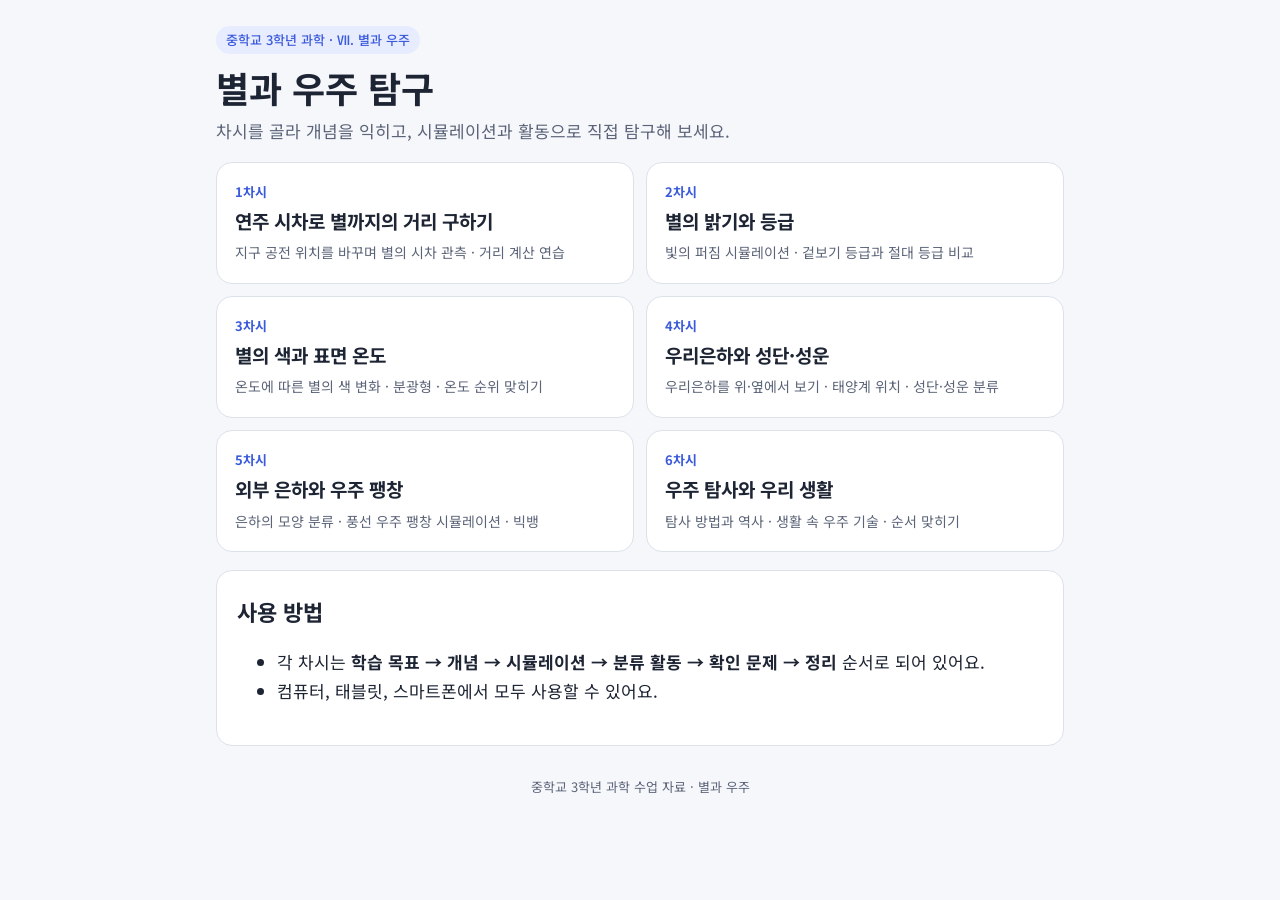
<file: index.html>
<!doctype html>
<html lang="ko">
<head>
<meta charset="utf-8">
<meta name="viewport" content="width=device-width, initial-scale=1">
<title>별과 우주 탐구</title>
<meta name="description" content="중학교 3학년 과학 Ⅶ. 별과 우주 — 차시별 활동 콘텐츠">
<link rel="preconnect" href="https://fonts.googleapis.com">
<link href="https://fonts.googleapis.com/css2?family=Noto+Sans+KR:wght@400;500;700&display=swap" rel="stylesheet">
<link rel="stylesheet" href="style.css">
</head>
<body>
<div class="wrap">
<header class="hero">
  <span class="tag">중학교 3학년 과학 · Ⅶ. 별과 우주</span>
  <h1>별과 우주 탐구</h1>
  <p class="sub">차시를 골라 개념을 익히고, 시뮬레이션과 활동으로 직접 탐구해 보세요.</p>
</header>

<div class="lessons">
  <a class="lesson" href="1-parallax.html"><div class="n">1차시</div><div class="t">연주 시차로 별까지의 거리 구하기</div><div class="d">지구 공전 위치를 바꾸며 별의 시차 관측 · 거리 계산 연습</div></a>
  <a class="lesson" href="2-brightness.html"><div class="n">2차시</div><div class="t">별의 밝기와 등급</div><div class="d">빛의 퍼짐 시뮬레이션 · 겉보기 등급과 절대 등급 비교</div></a>
  <a class="lesson" href="3-color.html"><div class="n">3차시</div><div class="t">별의 색과 표면 온도</div><div class="d">온도에 따른 별의 색 변화 · 분광형 · 온도 순위 맞히기</div></a>
  <a class="lesson" href="4-galaxy.html"><div class="n">4차시</div><div class="t">우리은하와 성단·성운</div><div class="d">우리은하를 위·옆에서 보기 · 태양계 위치 · 성단·성운 분류</div></a>
  <a class="lesson" href="5-expansion.html"><div class="n">5차시</div><div class="t">외부 은하와 우주 팽창</div><div class="d">은하의 모양 분류 · 풍선 우주 팽창 시뮬레이션 · 빅뱅</div></a>
  <a class="lesson" href="6-exploration.html"><div class="n">6차시</div><div class="t">우주 탐사와 우리 생활</div><div class="d">탐사 방법과 역사 · 생활 속 우주 기술 · 순서 맞히기</div></a>
</div>

<section class="card">
  <h2>사용 방법</h2>
  <ul>
    <li>각 차시는 <b>학습 목표 → 개념 → 시뮬레이션 → 분류 활동 → 확인 문제 → 정리</b> 순서로 되어 있어요.</li>
    <li>컴퓨터, 태블릿, 스마트폰에서 모두 사용할 수 있어요.</li>
  </ul>
</section>
<footer>중학교 3학년 과학 수업 자료 · 별과 우주</footer>
</div>
</body>
</html>
</file>
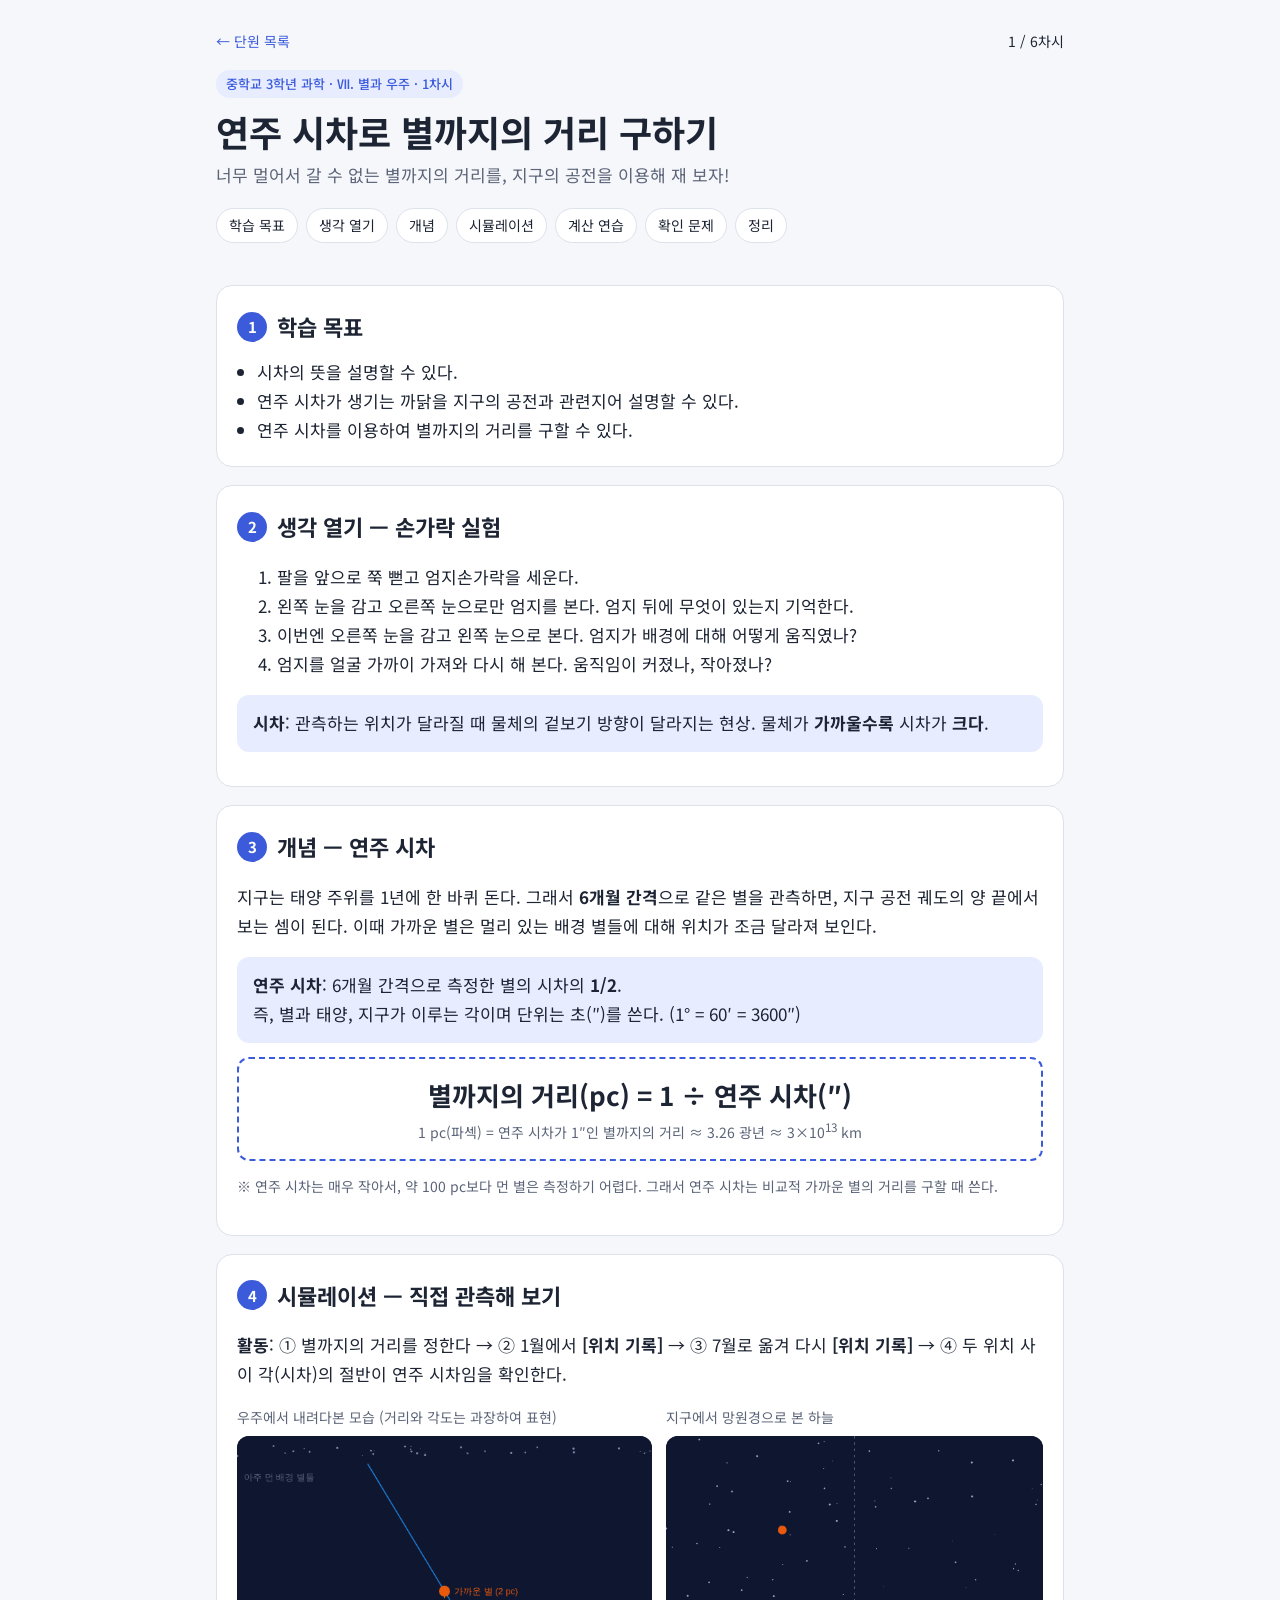
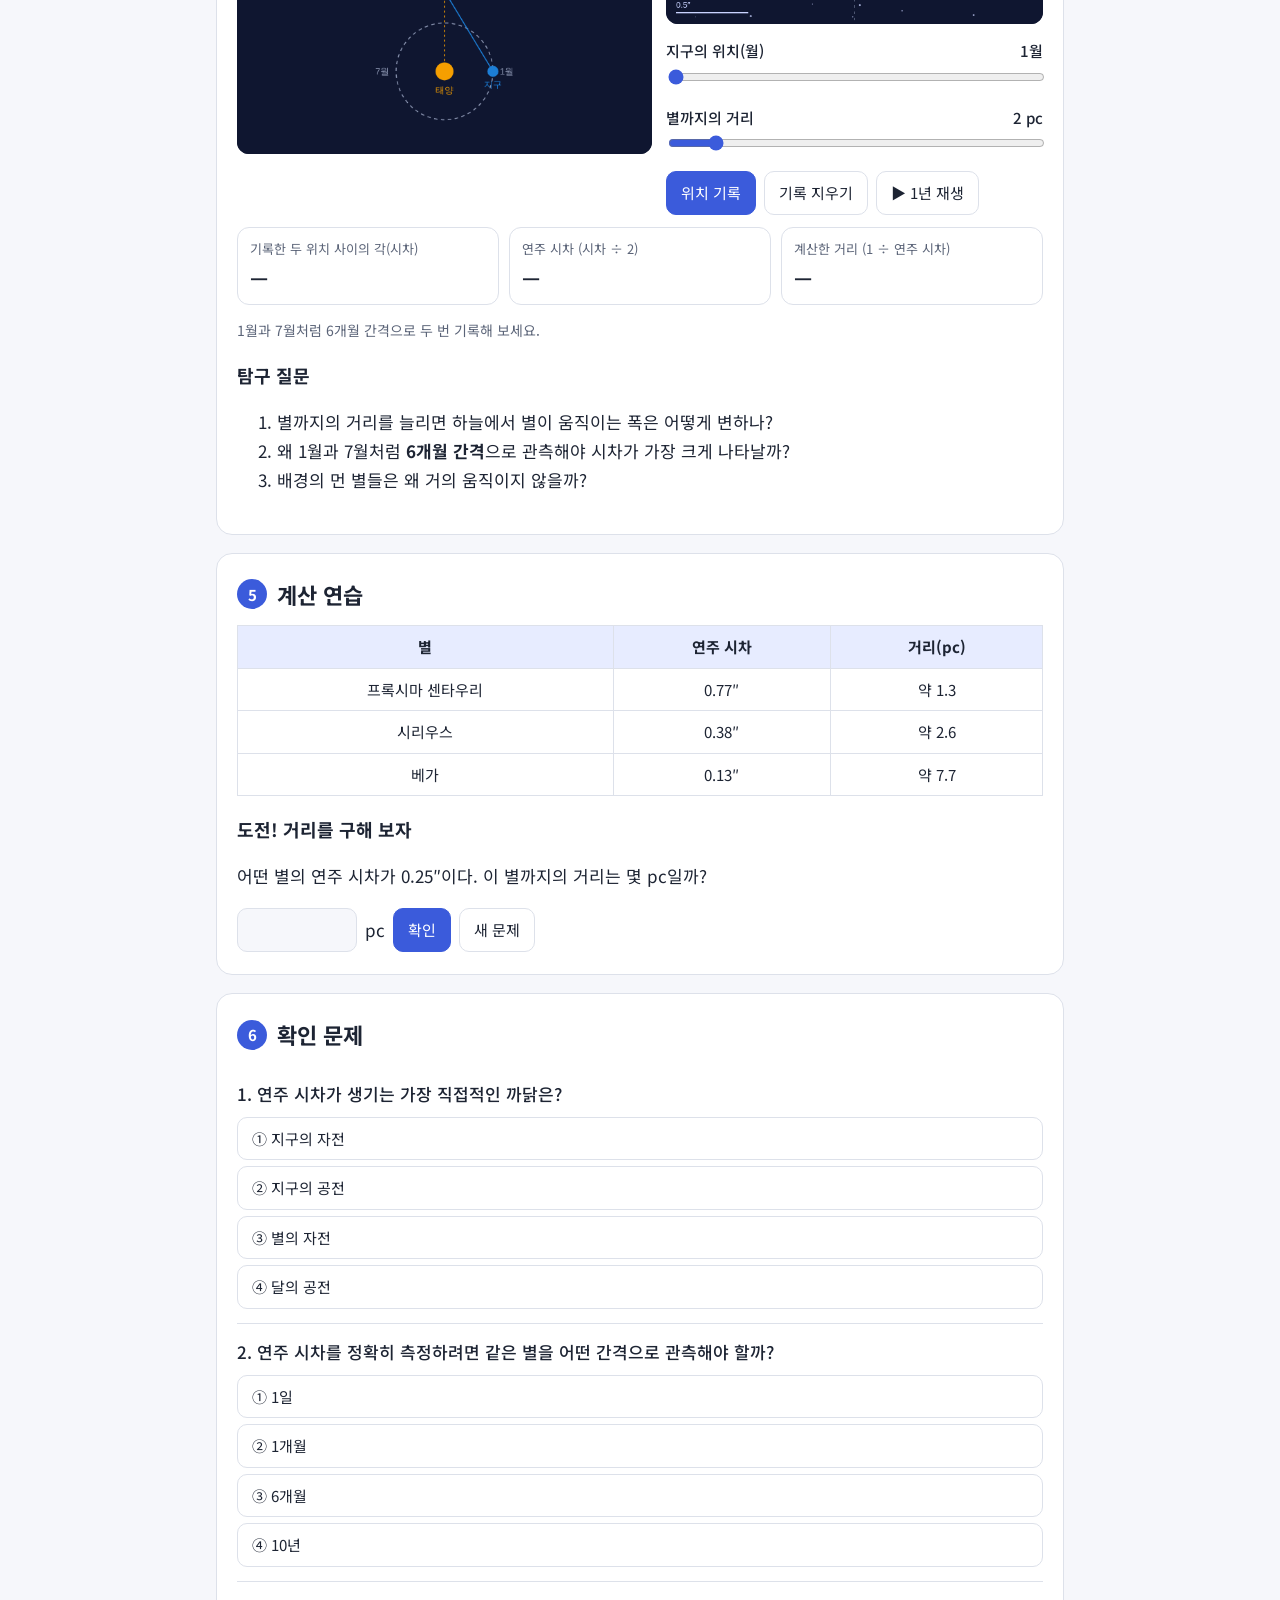
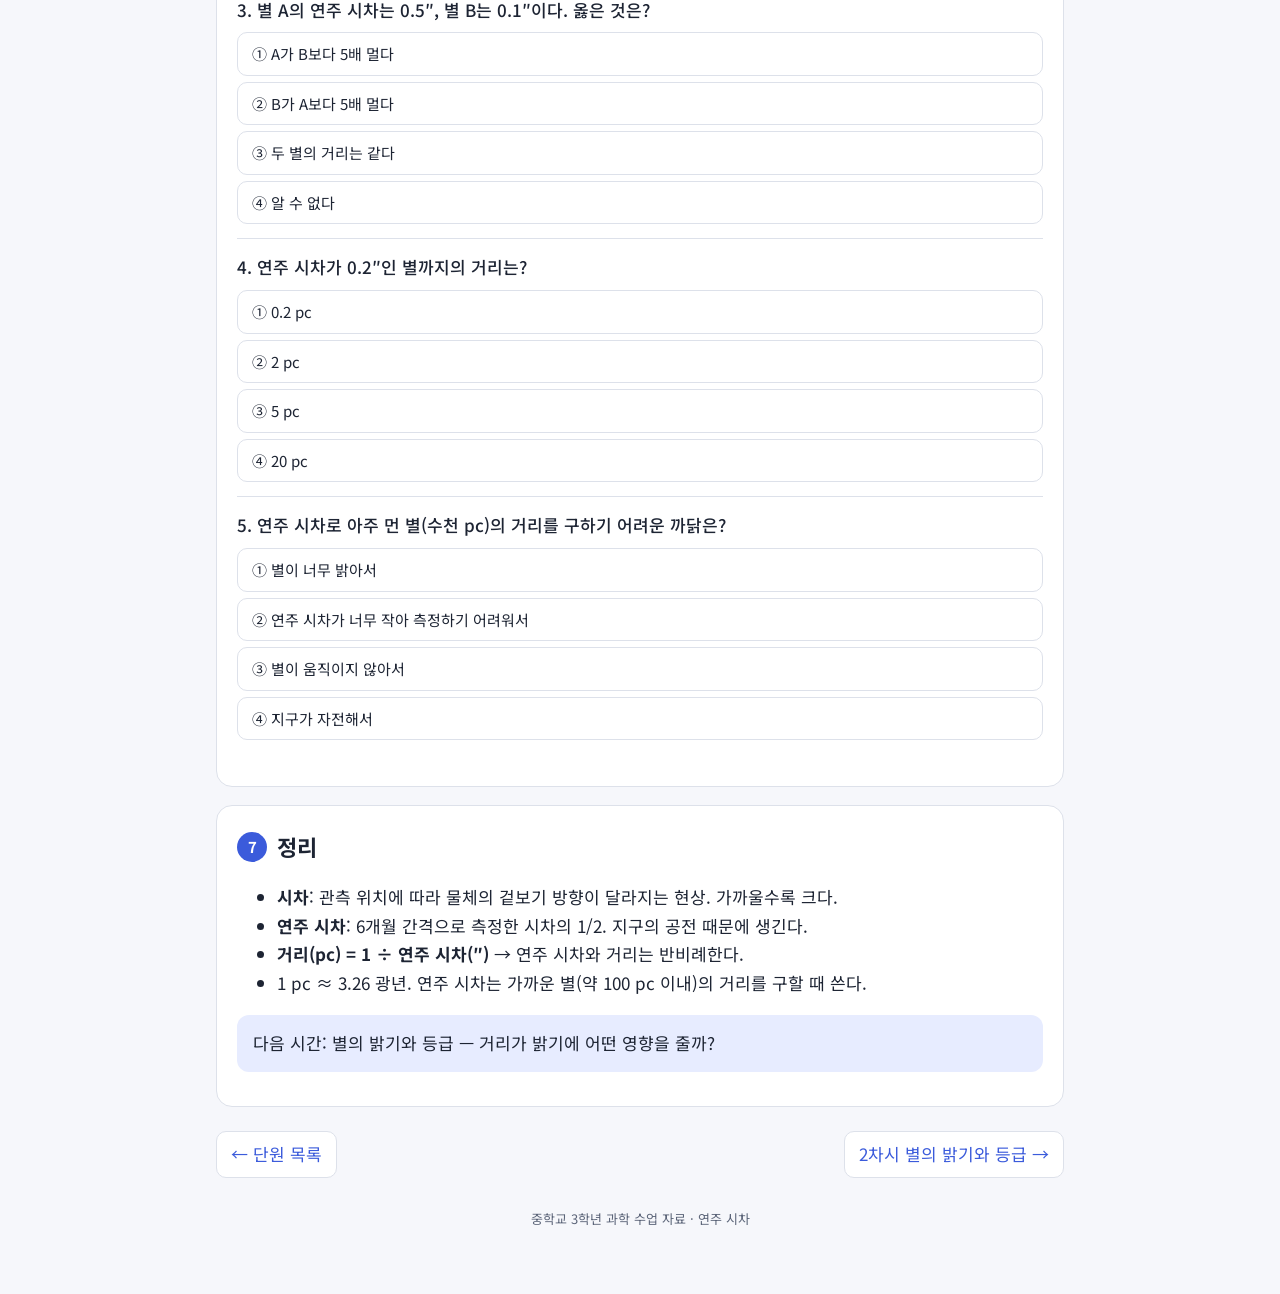
<file: 1-parallax.html>
<!doctype html>
<html lang="ko">
<head>
<meta charset="utf-8">
<meta name="viewport" content="width=device-width, initial-scale=1">
<title>연주 시차 탐구</title>
<meta name="description" content="중학교 3학년 과학 · 별과 우주 · 연주 시차로 별까지의 거리 구하기 (1차시)">
<link rel="preconnect" href="https://fonts.googleapis.com">
<link href="https://fonts.googleapis.com/css2?family=Noto+Sans+KR:wght@400;500;700&display=swap" rel="stylesheet">
<style>
:root{
  --bg:#f6f7fb; --card:#ffffff; --text:#1d2433; --muted:#5b6478; --line:#dde1ea;
  --accent:#3b5bdb; --accent-soft:#e7ecff; --good:#2b8a3e; --good-soft:#e6f4ea;
  --bad:#c92a2a; --bad-soft:#fdecec; --sun:#f59f00; --earth:#1c7ed6; --star:#e8590c;
  --space:#0f1630; --space-star:#c9d3ff; --orbit:#8a94b0;
}
@media (prefers-color-scheme: dark){
  :root:not([data-theme="light"]){
    --bg:#0e1220; --card:#171c2e; --text:#e6e9f2; --muted:#a0a8bd; --line:#2a3148;
    --accent:#7c94ff; --accent-soft:#232b4d; --good:#69db7c; --good-soft:#1d3326;
    --bad:#ff8787; --bad-soft:#3a1f22; --sun:#ffc034; --earth:#4dabf7; --star:#ff922b;
    --space:#070b18; --space-star:#c9d3ff; --orbit:#6b7594;
  }
}
:root[data-theme="dark"]{
  --bg:#0e1220; --card:#171c2e; --text:#e6e9f2; --muted:#a0a8bd; --line:#2a3148;
  --accent:#7c94ff; --accent-soft:#232b4d; --good:#69db7c; --good-soft:#1d3326;
  --bad:#ff8787; --bad-soft:#3a1f22; --sun:#ffc034; --earth:#4dabf7; --star:#ff922b;
  --space:#070b18; --space-star:#c9d3ff; --orbit:#6b7594;
}
*{box-sizing:border-box}
html{-webkit-text-size-adjust:100%}
body{margin:0;background:var(--bg);color:var(--text);font-family:"Noto Sans KR",system-ui,sans-serif;line-height:1.7;font-size:17px}
.wrap{max-width:880px;margin:0 auto;padding:24px 16px 64px}
header.hero{padding:8px 0 16px}
.tag{display:inline-block;font-size:13px;font-weight:500;color:var(--accent);background:var(--accent-soft);padding:3px 10px;border-radius:999px}
h1{font-size:clamp(26px,5vw,36px);margin:10px 0 6px;line-height:1.3}
.sub{color:var(--muted);margin:0}
nav.toc{display:flex;flex-wrap:wrap;gap:8px;margin:18px 0 8px}
nav.toc a{font-size:14px;color:var(--text);text-decoration:none;border:1px solid var(--line);background:var(--card);padding:5px 12px;border-radius:999px}
nav.toc a:hover{border-color:var(--accent);color:var(--accent)}
section.card{background:var(--card);border:1px solid var(--line);border-radius:16px;padding:22px 20px;margin:18px 0}
h2{font-size:22px;margin:0 0 12px;display:flex;align-items:center;gap:10px}
h2 .num{flex:none;width:30px;height:30px;border-radius:50%;background:var(--accent);color:#fff;font-size:15px;display:grid;place-items:center}
h3{font-size:18px;margin:18px 0 6px}
ul.goals{margin:0;padding-left:20px}
.callout{background:var(--accent-soft);border-radius:12px;padding:14px 16px;margin:12px 0}
.formula{font-size:clamp(20px,4vw,26px);font-weight:700;text-align:center;padding:14px;border:2px dashed var(--accent);border-radius:12px;margin:14px 0}
.formula small{display:block;font-size:14px;font-weight:400;color:var(--muted)}
.sim-grid{display:grid;grid-template-columns:1fr;gap:14px}
@media(min-width:760px){.sim-grid{grid-template-columns:1.1fr 1fr}}
canvas{width:100%;display:block;border-radius:12px;background:var(--space)}
.panel-label{font-size:14px;color:var(--muted);margin:0 0 6px}
.controls{display:grid;gap:12px;margin-top:14px}
.ctrl label{display:flex;justify-content:space-between;font-size:15px;font-weight:500}
.ctrl input[type=range]{width:100%;accent-color:var(--accent)}
.btns{display:flex;flex-wrap:wrap;gap:8px}
button{font:inherit;font-size:15px;border:1px solid var(--line);background:var(--card);color:var(--text);padding:8px 14px;border-radius:10px;cursor:pointer}
button.primary{background:var(--accent);border-color:var(--accent);color:#fff}
button:hover{border-color:var(--accent)}
.readout{display:grid;grid-template-columns:repeat(auto-fit,minmax(150px,1fr));gap:10px;margin-top:12px}
.stat{border:1px solid var(--line);border-radius:12px;padding:10px 12px}
.stat .k{font-size:13px;color:var(--muted)}
.stat .v{font-size:20px;font-weight:700}
.note{font-size:14px;color:var(--muted)}
table{width:100%;border-collapse:collapse;font-size:15px;margin-top:8px}
th,td{border:1px solid var(--line);padding:8px;text-align:center}
th{background:var(--accent-soft)}
.practice{display:flex;flex-wrap:wrap;gap:8px;align-items:center;margin-top:8px}
.practice input{font:inherit;width:120px;padding:7px 10px;border:1px solid var(--line);border-radius:10px;background:var(--bg);color:var(--text)}
.fb{margin-top:8px;padding:8px 12px;border-radius:10px;display:none}
.fb.ok{display:block;background:var(--good-soft);color:var(--good)}
.fb.no{display:block;background:var(--bad-soft);color:var(--bad)}
.q{border-top:1px solid var(--line);padding:14px 0}
.q:first-of-type{border-top:none}
.q p{margin:0 0 8px;font-weight:500}
.opts{display:grid;gap:6px}
.opts button{text-align:left}
.opts button.right{background:var(--good-soft);border-color:var(--good);color:var(--good)}
.opts button.wrong{background:var(--bad-soft);border-color:var(--bad);color:var(--bad)}
.score{font-weight:700;font-size:18px;margin-top:10px}
footer{text-align:center;color:var(--muted);font-size:13px;margin-top:30px}
</style>
</head>
<body>
<div class="wrap">
<div style="display:flex;justify-content:space-between;font-size:14px;padding:6px 0"><a href="./" style="color:var(--accent);text-decoration:none">← 단원 목록</a><span>1 / 6차시</span></div>

<header class="hero">
  <span class="tag">중학교 3학년 과학 · Ⅶ. 별과 우주 · 1차시</span>
  <h1>연주 시차로 별까지의 거리 구하기</h1>
  <p class="sub">너무 멀어서 갈 수 없는 별까지의 거리를, 지구의 공전을 이용해 재 보자!</p>
  <nav class="toc">
    <a href="#s1">학습 목표</a><a href="#s2">생각 열기</a><a href="#s3">개념</a>
    <a href="#s4">시뮬레이션</a><a href="#s5">계산 연습</a><a href="#s6">확인 문제</a><a href="#s7">정리</a>
  </nav>
</header>

<section class="card" id="s1">
  <h2><span class="num">1</span>학습 목표</h2>
  <ul class="goals">
    <li>시차의 뜻을 설명할 수 있다.</li>
    <li>연주 시차가 생기는 까닭을 지구의 공전과 관련지어 설명할 수 있다.</li>
    <li>연주 시차를 이용하여 별까지의 거리를 구할 수 있다.</li>
  </ul>
</section>

<section class="card" id="s2">
  <h2><span class="num">2</span>생각 열기 — 손가락 실험</h2>
  <ol>
    <li>팔을 앞으로 쭉 뻗고 엄지손가락을 세운다.</li>
    <li>왼쪽 눈을 감고 오른쪽 눈으로만 엄지를 본다. 엄지 뒤에 무엇이 있는지 기억한다.</li>
    <li>이번엔 오른쪽 눈을 감고 왼쪽 눈으로 본다. 엄지가 배경에 대해 어떻게 움직였나?</li>
    <li>엄지를 얼굴 가까이 가져와 다시 해 본다. 움직임이 커졌나, 작아졌나?</li>
  </ol>
  <div class="callout">
    <b>시차</b>: 관측하는 위치가 달라질 때 물체의 겉보기 방향이 달라지는 현상. 물체가 <b>가까울수록</b> 시차가 <b>크다</b>.
  </div>
</section>

<section class="card" id="s3">
  <h2><span class="num">3</span>개념 — 연주 시차</h2>
  <p>
    지구는 태양 주위를 1년에 한 바퀴 돈다. 그래서 <b>6개월 간격</b>으로 같은 별을 관측하면,
    지구 공전 궤도의 양 끝에서 보는 셈이 된다. 이때 가까운 별은 멀리 있는 배경 별들에 대해 위치가 조금 달라져 보인다.
  </p>
  <div class="callout">
    <b>연주 시차</b>: 6개월 간격으로 측정한 별의 시차의 <b>1/2</b>.<br>
    즉, 별과 태양, 지구가 이루는 각이며 단위는 초(″)를 쓴다. (1° = 60′ = 3600″)
  </div>
  <div class="formula">
    별까지의 거리(pc) = 1 ÷ 연주 시차(″)
    <small>1 pc(파섹) = 연주 시차가 1″인 별까지의 거리 ≈ 3.26 광년 ≈ 3×10<sup>13</sup> km</small>
  </div>
  <p class="note">
    ※ 연주 시차는 매우 작아서, 약 100 pc보다 먼 별은 측정하기 어렵다. 그래서 연주 시차는 비교적 가까운 별의 거리를 구할 때 쓴다.
  </p>
</section>

<section class="card" id="s4">
  <h2><span class="num">4</span>시뮬레이션 — 직접 관측해 보기</h2>
  <p>
    <b>활동</b>: ① 별까지의 거리를 정한다 → ② 1월에서 <b>[위치 기록]</b> → ③ 7월로 옮겨 다시 <b>[위치 기록]</b> →
    ④ 두 위치 사이 각(시차)의 절반이 연주 시차임을 확인한다.
  </p>
  <div class="sim-grid">
    <div>
      <p class="panel-label">우주에서 내려다본 모습 (거리와 각도는 과장하여 표현)</p>
      <canvas id="top" width="600" height="460" aria-label="태양, 지구 공전 궤도, 별의 위치를 위에서 내려다본 그림"></canvas>
    </div>
    <div>
      <p class="panel-label">지구에서 망원경으로 본 하늘</p>
      <canvas id="sky" width="600" height="300" aria-label="지구에서 본 별과 배경 별의 모습"></canvas>
      <div class="controls">
        <div class="ctrl">
          <label for="month"><span>지구의 위치(월)</span><span id="monthV">1월</span></label>
          <input id="month" type="range" min="0" max="11" step="1" value="0">
        </div>
        <div class="ctrl">
          <label for="dist"><span>별까지의 거리</span><span id="distV">2 pc</span></label>
          <input id="dist" type="range" min="1" max="10" step="0.5" value="2">
        </div>
        <div class="btns">
          <button class="primary" id="mark">위치 기록</button>
          <button id="clear">기록 지우기</button>
          <button id="play">▶ 1년 재생</button>
        </div>
      </div>
    </div>
  </div>
  <div class="readout">
    <div class="stat"><div class="k">기록한 두 위치 사이의 각(시차)</div><div class="v" id="shiftV">—</div></div>
    <div class="stat"><div class="k">연주 시차 (시차 ÷ 2)</div><div class="v" id="pV">—</div></div>
    <div class="stat"><div class="k">계산한 거리 (1 ÷ 연주 시차)</div><div class="v" id="dV">—</div></div>
  </div>
  <p class="note" id="markHint">1월과 7월처럼 6개월 간격으로 두 번 기록해 보세요.</p>
  <h3>탐구 질문</h3>
  <ol>
    <li>별까지의 거리를 늘리면 하늘에서 별이 움직이는 폭은 어떻게 변하나?</li>
    <li>왜 1월과 7월처럼 <b>6개월 간격</b>으로 관측해야 시차가 가장 크게 나타날까?</li>
    <li>배경의 먼 별들은 왜 거의 움직이지 않을까?</li>
  </ol>
</section>

<section class="card" id="s5">
  <h2><span class="num">5</span>계산 연습</h2>
  <table>
    <thead><tr><th>별</th><th>연주 시차</th><th>거리(pc)</th></tr></thead>
    <tbody>
      <tr><td>프록시마 센타우리</td><td>0.77″</td><td>약 1.3</td></tr>
      <tr><td>시리우스</td><td>0.38″</td><td>약 2.6</td></tr>
      <tr><td>베가</td><td>0.13″</td><td>약 7.7</td></tr>
    </tbody>
  </table>
  <h3>도전! 거리를 구해 보자</h3>
  <p id="probText"></p>
  <div class="practice">
    <input id="ans" type="number" step="0.1" inputmode="decimal" aria-label="답 입력"> <span id="unit">pc</span>
    <button class="primary" id="check">확인</button>
    <button id="next">새 문제</button>
  </div>
  <div class="fb" id="fb"></div>
</section>

<section class="card" id="s6">
  <h2><span class="num">6</span>확인 문제</h2>
  <div id="quiz"></div>
  <div class="score" id="score"></div>
</section>

<section class="card" id="s7">
  <h2><span class="num">7</span>정리</h2>
  <ul>
    <li><b>시차</b>: 관측 위치에 따라 물체의 겉보기 방향이 달라지는 현상. 가까울수록 크다.</li>
    <li><b>연주 시차</b>: 6개월 간격으로 측정한 시차의 1/2. 지구의 공전 때문에 생긴다.</li>
    <li><b>거리(pc) = 1 ÷ 연주 시차(″)</b> → 연주 시차와 거리는 반비례한다.</li>
    <li>1 pc ≈ 3.26 광년. 연주 시차는 가까운 별(약 100 pc 이내)의 거리를 구할 때 쓴다.</li>
  </ul>
  <div class="callout">다음 시간: 별의 밝기와 등급 — 거리가 밝기에 어떤 영향을 줄까?</div>
</section>

<div style="display:flex;justify-content:space-between;gap:8px;margin-top:24px;flex-wrap:wrap"><a href="./" style="color:var(--accent);text-decoration:none;border:1px solid var(--line);background:var(--card);padding:8px 14px;border-radius:10px">← 단원 목록</a><a href="2-brightness.html" style="color:var(--accent);text-decoration:none;border:1px solid var(--line);background:var(--card);padding:8px 14px;border-radius:10px">2차시 별의 밝기와 등급 →</a></div>
<footer>중학교 3학년 과학 수업 자료 · 연주 시차</footer>
</div>

<script>
(function(){
  const $ = id => document.getElementById(id);
  const css = n => getComputedStyle(document.documentElement).getPropertyValue(n).trim();
  const top = $('top'), sky = $('sky');
  const tctx = top.getContext('2d'), sctx = sky.getContext('2d');
  const months = ['1월','2월','3월','4월','5월','6월','7월','8월','9월','10월','11월','12월'];
  let marks = [];
  let playing = null;

  // fixed background stars for the sky view
  const bg = Array.from({length:70}, (_,i) => {
    const r = Math.sin(i*12.9898)*43758.5453; const r2 = Math.sin(i*78.233)*12345.678;
    return {x:(r - Math.floor(r)), y:(r2 - Math.floor(r2)), s: 0.6 + ((i*7)%5)/4};
  });

  const state = () => ({ m: +$('month').value, d: +$('dist').value });
  // apparent offset of the near star in arcseconds (true geometry, small-angle):
  // Earth's displacement perpendicular to the star direction is cos(theta) AU; shift = -cos(theta)/d arcsec
  const offsetArcsec = (m, d) => -Math.cos(2*Math.PI*m/12) / d;

  function drawTop(){
    const {m, d} = state();
    const W = top.width, H = top.height;
    tctx.clearRect(0,0,W,H);
    tctx.fillStyle = css('--space'); tctx.fillRect(0,0,W,H);
    const cx = W/2, cy = H*0.74, R = 70;
    // star position (exaggerated scale)
    const sy = cy - 90 - (d-1)*26;
    const sx = cx;
    // orbit
    tctx.strokeStyle = css('--orbit'); tctx.setLineDash([5,5]); tctx.lineWidth = 1.5;
    tctx.beginPath(); tctx.arc(cx,cy,R,0,Math.PI*2); tctx.stroke(); tctx.setLineDash([]);
    // month labels
    tctx.fillStyle = css('--orbit'); tctx.font = '13px "Noto Sans KR",sans-serif'; tctx.textAlign='center';
    tctx.fillText('1월', cx+R+20, cy+5); tctx.fillText('7월', cx-R-20, cy+5);
    // background far stars strip
    tctx.fillStyle = css('--space-star');
    for(const b of bg){ if(b.y<0.5) { tctx.globalAlpha=.6; tctx.beginPath(); tctx.arc(b.x*W, 14+b.y*30, b.s, 0, 7); tctx.fill(); } }
    tctx.globalAlpha=1;
    tctx.fillStyle = css('--muted'); tctx.textAlign='left';
    tctx.fillText('아주 먼 배경 별들', 10, 64);
    // sun
    tctx.fillStyle = css('--sun'); tctx.beginPath(); tctx.arc(cx,cy,13,0,7); tctx.fill();
    tctx.fillStyle = css('--sun'); tctx.textAlign='center'; tctx.fillText('태양', cx, cy+32);
    // marks: sight lines
    for(const mk of marks){
      const a = 2*Math.PI*mk.m/12, ex = cx + R*Math.cos(a), ey = cy - R*Math.sin(a);
      sightLine(ex, ey, sx, sy, css('--orbit'), 0.8);
    }
    // earth
    const a = 2*Math.PI*m/12, ex = cx + R*Math.cos(a), ey = cy - R*Math.sin(a);
    sightLine(ex, ey, sx, sy, css('--earth'), 1);
    // parallax angle arc at star between sun and earth
    tctx.strokeStyle = css('--sun'); tctx.setLineDash([3,4]); tctx.beginPath(); tctx.moveTo(sx,sy); tctx.lineTo(cx,cy); tctx.stroke(); tctx.setLineDash([]);
    tctx.fillStyle = css('--earth'); tctx.beginPath(); tctx.arc(ex,ey,8,0,7); tctx.fill();
    tctx.fillText('지구', ex, ey + (Math.sin(a)>0 ? -14 : 24));
    // star
    tctx.fillStyle = css('--star'); tctx.beginPath(); tctx.arc(sx,sy,8,0,7); tctx.fill();
    tctx.textAlign='left'; tctx.fillText('가까운 별 ('+d+' pc)', sx+14, sy+5);
  }
  function sightLine(x1,y1,x2,y2,color,alpha){
    // extend line from earth through star up to the background
    const t = (y2 - 40) / (y1 - y2) ;
    const xe = x2 + (x2 - x1) * t, ye = 40;
    tctx.globalAlpha = alpha; tctx.strokeStyle = color; tctx.lineWidth = 1.5;
    tctx.beginPath(); tctx.moveTo(x1,y1); tctx.lineTo(xe,ye); tctx.stroke(); tctx.globalAlpha = 1;
  }

  const SCALE = 230; // px per arcsecond in the sky view (telescope magnification)
  function drawSky(){
    const {m, d} = state();
    const W = sky.width, H = sky.height;
    sctx.fillStyle = css('--space'); sctx.fillRect(0,0,W,H);
    sctx.fillStyle = css('--space-star');
    for(const b of bg){ sctx.globalAlpha=.75; sctx.beginPath(); sctx.arc(b.x*W, b.y*H, b.s, 0, 7); sctx.fill(); }
    sctx.globalAlpha=1;
    // crosshair / reference
    sctx.strokeStyle = css('--orbit'); sctx.setLineDash([4,6]);
    sctx.beginPath(); sctx.moveTo(W/2,0); sctx.lineTo(W/2,H); sctx.stroke(); sctx.setLineDash([]);
    // scale bar: 0.5 arcsec
    sctx.strokeStyle = css('--space-star'); sctx.lineWidth = 2;
    sctx.beginPath(); sctx.moveTo(16,H-18); sctx.lineTo(16+SCALE*0.5,H-18); sctx.stroke();
    sctx.fillStyle = css('--space-star'); sctx.font='13px "Noto Sans KR",sans-serif'; sctx.textAlign='left';
    sctx.fillText('0.5″', 16, H-26);
    // marks
    for(const mk of marks){
      const x = W/2 + offsetArcsec(mk.m, mk.d)*SCALE;
      sctx.strokeStyle = css('--star'); sctx.lineWidth = 2; sctx.globalAlpha=.7;
      sctx.beginPath(); sctx.arc(x, H/2, 11, 0, 7); sctx.stroke(); sctx.globalAlpha=1;
      sctx.fillStyle = css('--star'); sctx.textAlign='center'; sctx.fillText(months[mk.m], x, H/2 - 18);
    }
    if(marks.length === 2){
      const x1 = W/2 + offsetArcsec(marks[0].m, marks[0].d)*SCALE, x2 = W/2 + offsetArcsec(marks[1].m, marks[1].d)*SCALE;
      sctx.strokeStyle = css('--star'); sctx.setLineDash([2,4]);
      sctx.beginPath(); sctx.moveTo(x1,H/2+22); sctx.lineTo(x2,H/2+22); sctx.stroke(); sctx.setLineDash([]);
    }
    // current star
    const x = W/2 + offsetArcsec(m, d)*SCALE;
    sctx.fillStyle = css('--star'); sctx.beginPath(); sctx.arc(x, H/2, 7, 0, 7); sctx.fill();
  }

  function readout(){
    const {d} = state();
    $('monthV').textContent = months[+$('month').value];
    $('distV').textContent = d + ' pc';
    if(marks.length === 2){
      const shift = Math.abs(offsetArcsec(marks[0].m, marks[0].d) - offsetArcsec(marks[1].m, marks[1].d));
      if(marks[0].d !== marks[1].d){
        $('shiftV').textContent = '—'; $('pV').textContent='—'; $('dV').textContent='—';
        $('markHint').textContent = '두 기록의 별 거리가 달라요. 거리를 바꿨다면 기록을 지우고 다시 해 보세요.';
        return;
      }
      $('shiftV').textContent = shift.toFixed(3) + '″';
      const p = shift/2;
      $('pV').textContent = p > 0.0005 ? p.toFixed(3) + '″' : '≈ 0″';
      $('dV').textContent = p > 0.0005 ? (1/p).toFixed(2) + ' pc' : '측정 불가';
      const six = Math.abs(marks[0].m - marks[1].m) === 6;
      $('markHint').textContent = six
        ? '6개월 간격으로 관측했어요! 계산한 거리가 실제 거리와 같은지 확인해 보세요.'
        : '6개월 간격이 아니면 시차가 작게 측정돼 거리가 실제보다 멀게 계산돼요. 1월과 7월로 다시 해 보세요.';
    } else {
      $('shiftV').textContent = '—'; $('pV').textContent='—'; $('dV').textContent='—';
      $('markHint').textContent = marks.length === 1
        ? months[marks[0].m] + ' 위치를 기록했어요. 이제 6개월 뒤로 지구를 옮겨 다시 기록하세요.'
        : '1월과 7월처럼 6개월 간격으로 두 번 기록해 보세요.';
    }
  }
  function render(){ drawTop(); drawSky(); readout(); }

  $('month').addEventListener('input', render);
  $('dist').addEventListener('input', render);
  $('mark').addEventListener('click', () => {
    const s = state();
    if(marks.length >= 2) marks = [];
    marks.push({m:s.m, d:s.d}); render();
  });
  $('clear').addEventListener('click', () => { marks = []; render(); });
  $('play').addEventListener('click', () => {
    if(playing){ clearInterval(playing); playing=null; $('play').textContent='▶ 1년 재생'; return; }
    $('play').textContent='■ 멈춤';
    let steps = 0;
    playing = setInterval(() => {
      $('month').value = (+$('month').value + 1) % 12; render();
      if(++steps >= 12){ clearInterval(playing); playing=null; $('play').textContent='▶ 1년 재생'; }
    }, 450);
  });
  if (window.matchMedia) window.matchMedia('(prefers-color-scheme: dark)').addEventListener?.('change', render);
  render();

  // ---- practice ----
  let prob = null;
  function newProb(){
    const type = Math.random() < 0.6 ? 'd' : 'p';
    if(type === 'd'){
      const p = [0.1,0.2,0.25,0.4,0.5,0.05][Math.floor(Math.random()*6)];
      prob = {type, p, answer: 1/p};
      $('probText').textContent = `어떤 별의 연주 시차가 ${p}″이다. 이 별까지의 거리는 몇 pc일까?`;
      $('unit').textContent = 'pc';
    } else {
      const d = [2,4,5,10,20,8][Math.floor(Math.random()*6)];
      prob = {type, d, answer: 1/d};
      $('probText').textContent = `어떤 별까지의 거리가 ${d} pc이다. 이 별의 연주 시차는 몇 초(″)일까?`;
      $('unit').textContent = '″';
    }
    $('ans').value = ''; $('fb').className = 'fb';
  }
  $('check').addEventListener('click', () => {
    const v = parseFloat($('ans').value), fb = $('fb');
    if(isNaN(v)){ fb.className='fb no'; fb.textContent='숫자를 입력하세요.'; return; }
    const ok = Math.abs(v - prob.answer) <= Math.max(0.01, prob.answer*0.02);
    fb.className = 'fb ' + (ok ? 'ok' : 'no');
    const ansTxt = +prob.answer.toFixed(3);
    fb.textContent = ok
      ? `정답! ${prob.type==='d' ? `1 ÷ ${prob.p} = ${ansTxt} pc` : `1 ÷ ${prob.d} = ${ansTxt}″`}`
      : (prob.type==='d' ? '다시 생각해 보자. 거리(pc) = 1 ÷ 연주 시차(″)' : '다시 생각해 보자. 연주 시차(″) = 1 ÷ 거리(pc)');
  });
  $('next').addEventListener('click', newProb);
  $('ans').addEventListener('keydown', e => { if(e.key==='Enter') $('check').click(); });
  newProb();

  // ---- quiz ----
  const Q = [
    {q:'연주 시차가 생기는 가장 직접적인 까닭은?', o:['지구의 자전','지구의 공전','별의 자전','달의 공전'], a:1,
     e:'지구가 태양 주위를 공전하면서 관측 위치가 바뀌기 때문이다.'},
    {q:'연주 시차를 정확히 측정하려면 같은 별을 어떤 간격으로 관측해야 할까?', o:['1일','1개월','6개월','10년'], a:2,
     e:'6개월 간격이면 지구가 공전 궤도의 정반대 위치에 있어 시차가 가장 크다.'},
    {q:'별 A의 연주 시차는 0.5″, 별 B는 0.1″이다. 옳은 것은?', o:['A가 B보다 5배 멀다','B가 A보다 5배 멀다','두 별의 거리는 같다','알 수 없다'], a:1,
     e:'거리는 연주 시차에 반비례한다. A는 2 pc, B는 10 pc.'},
    {q:'연주 시차가 0.2″인 별까지의 거리는?', o:['0.2 pc','2 pc','5 pc','20 pc'], a:2, e:'1 ÷ 0.2 = 5 pc'},
    {q:'연주 시차로 아주 먼 별(수천 pc)의 거리를 구하기 어려운 까닭은?', o:['별이 너무 밝아서','연주 시차가 너무 작아 측정하기 어려워서','별이 움직이지 않아서','지구가 자전해서'], a:1,
     e:'먼 별일수록 연주 시차가 작아져 측정 오차가 커진다.'}
  ];
  let correct = 0, answered = 0;
  const quiz = $('quiz');
  Q.forEach((item, i) => {
    const div = document.createElement('div'); div.className='q';
    div.innerHTML = `<p>${i+1}. ${item.q}</p><div class="opts"></div><div class="fb"></div>`;
    const opts = div.querySelector('.opts'), fb = div.querySelector('.fb');
    item.o.forEach((t, j) => {
      const b = document.createElement('button'); b.textContent = `${'①②③④'[j]} ${t}`;
      b.addEventListener('click', () => {
        if(div.dataset.done) return; div.dataset.done = 1; answered++;
        const ok = j === item.a; if(ok) correct++;
        b.classList.add(ok ? 'right' : 'wrong');
        opts.children[item.a].classList.add('right');
        fb.className = 'fb ' + (ok ? 'ok' : 'no');
        fb.textContent = (ok ? '정답! ' : '오답. ') + item.e;
        if(answered === Q.length) $('score').textContent = `점수: ${correct} / ${Q.length}`;
      });
      opts.appendChild(b);
    });
    quiz.appendChild(div);
  });
})();
</script>
</body>
</html>
</file>
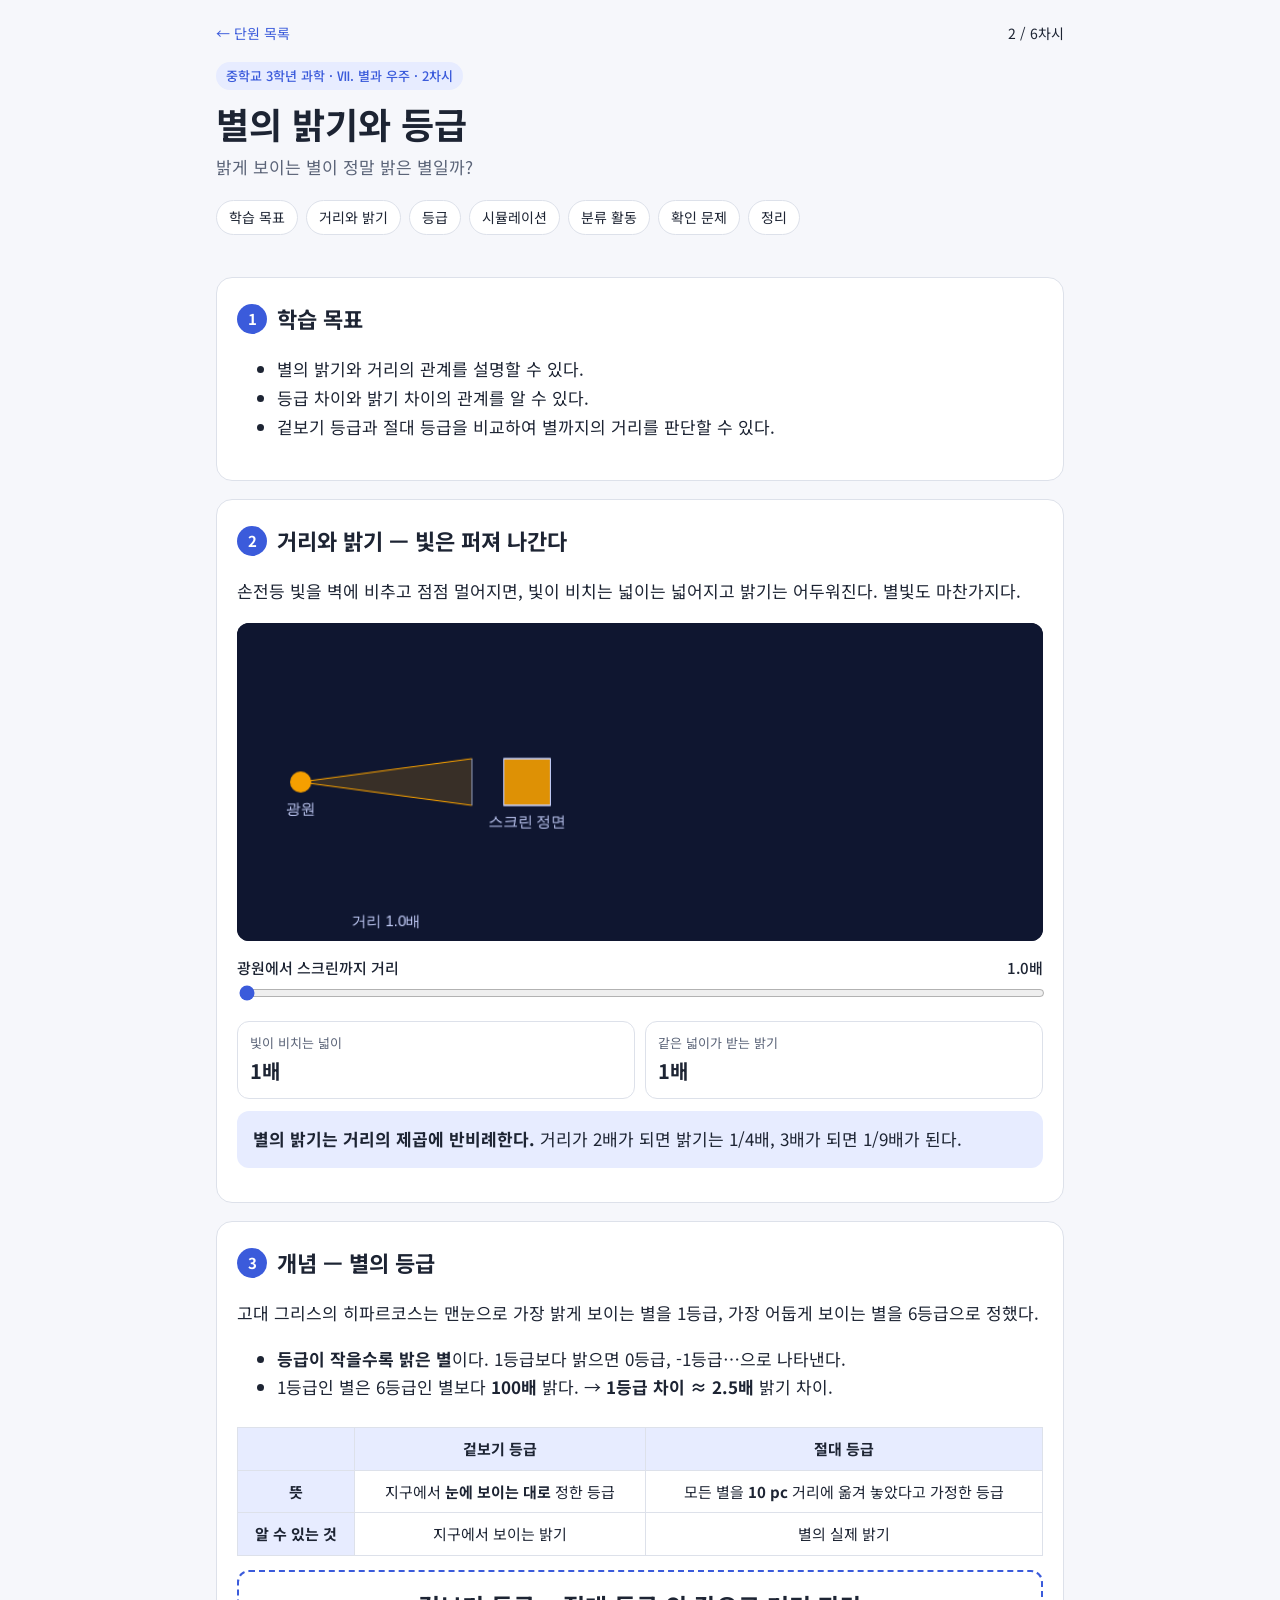
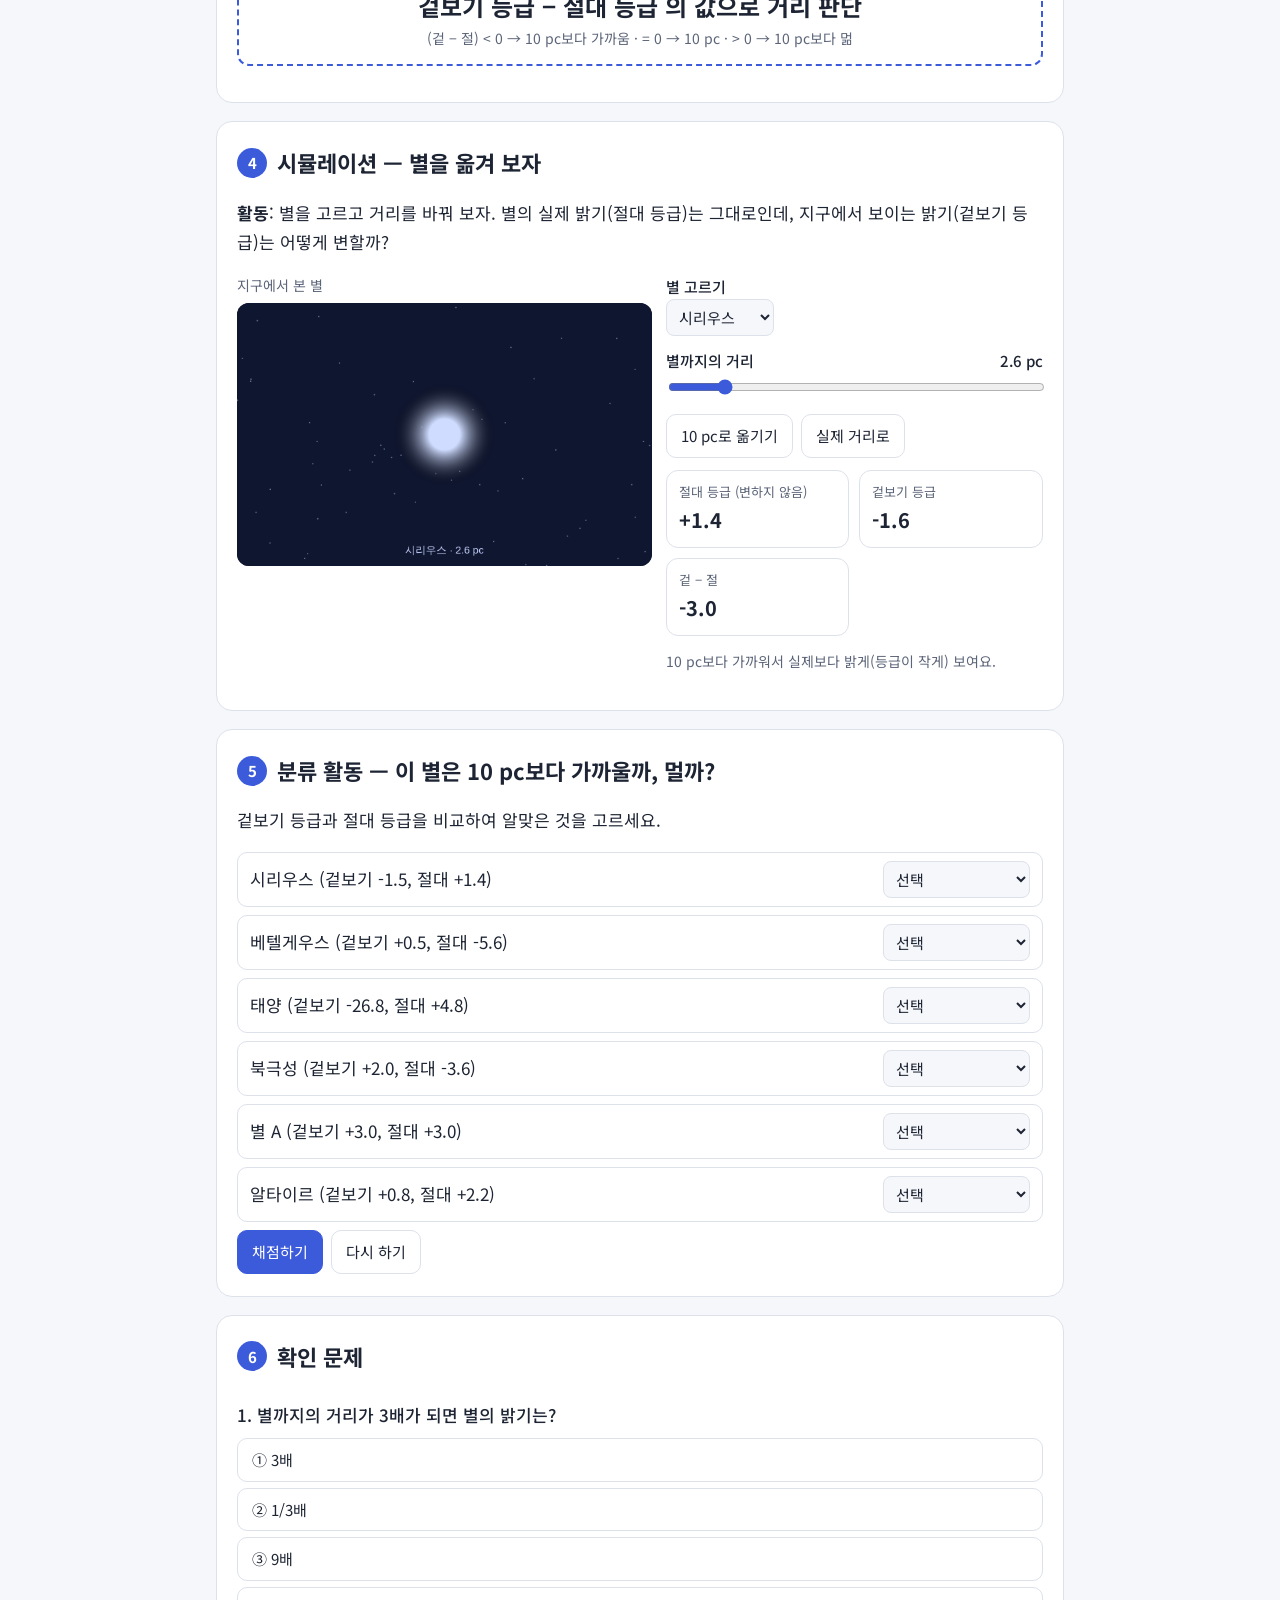
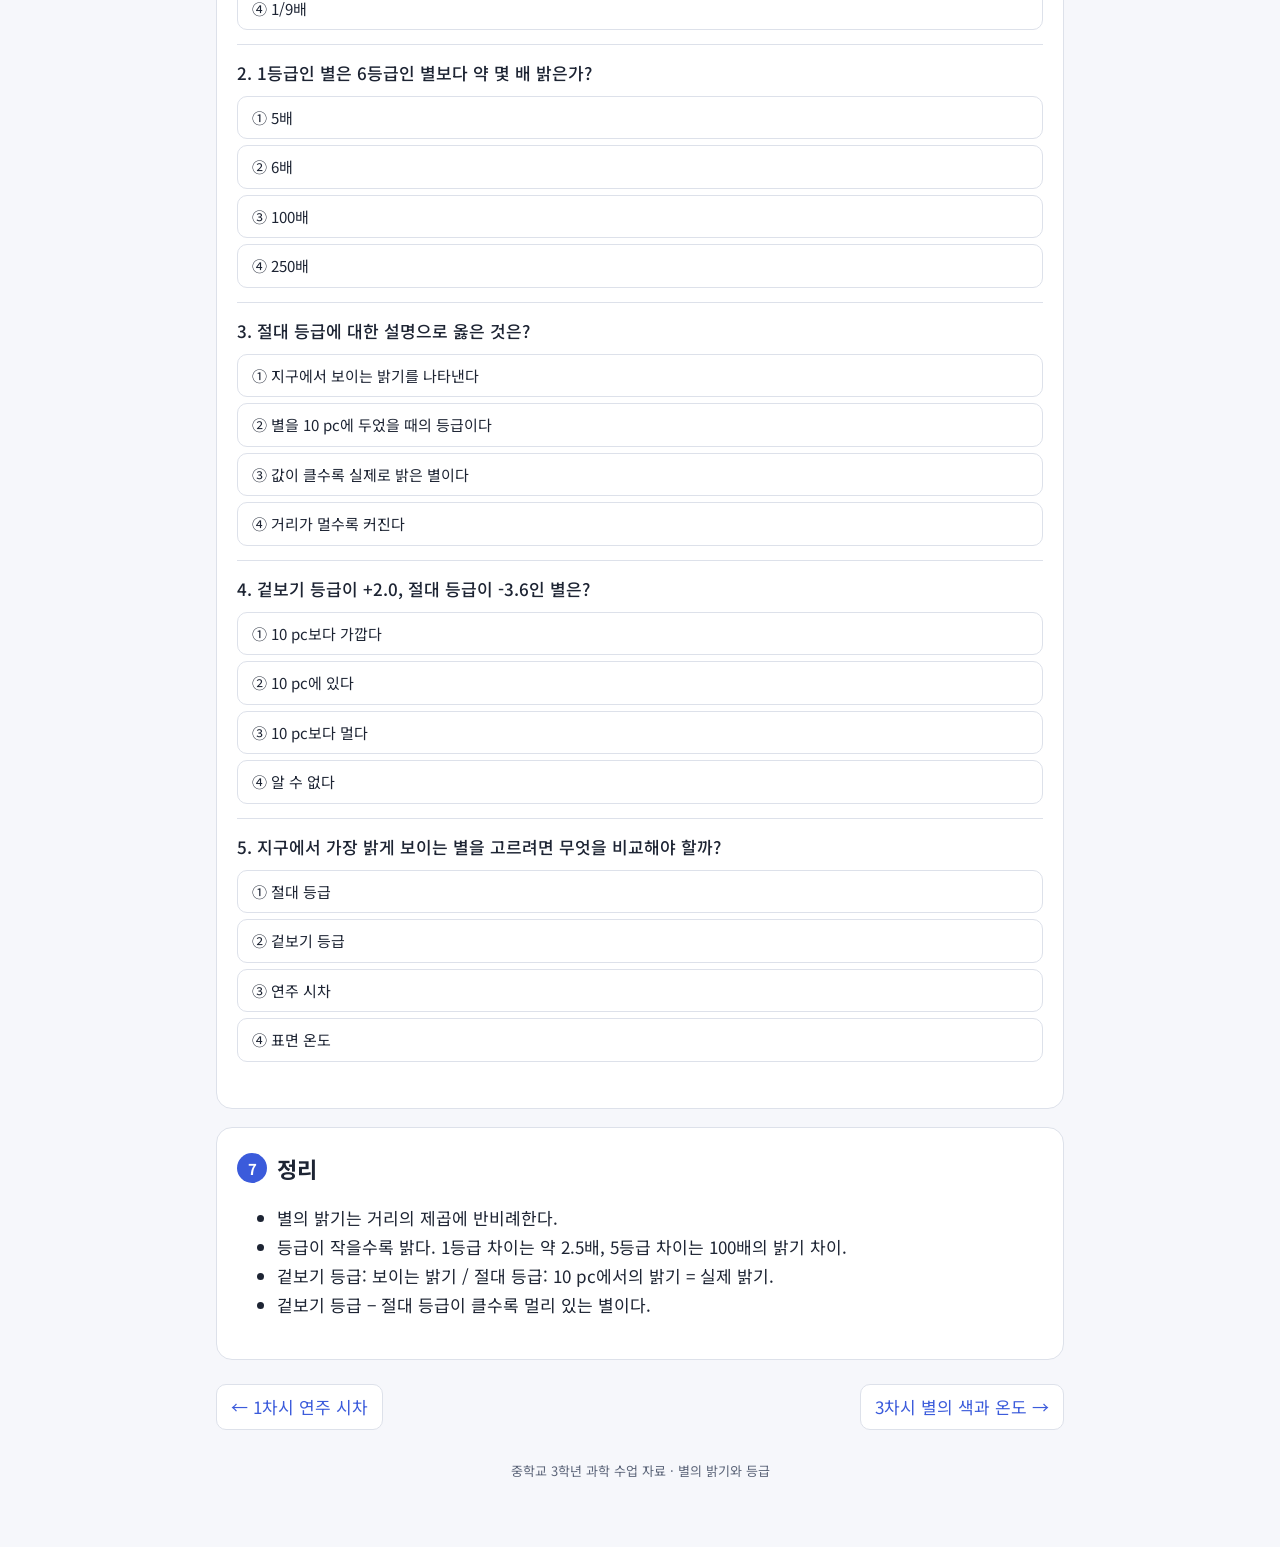
<file: 2-brightness.html>
<!doctype html>
<html lang="ko">
<head>
<meta charset="utf-8">
<meta name="viewport" content="width=device-width, initial-scale=1">
<title>별의 밝기와 등급</title>
<meta name="description" content="중학교 3학년 과학 · 별과 우주 · 2차시 별의 밝기와 등급">
<link rel="preconnect" href="https://fonts.googleapis.com">
<link href="https://fonts.googleapis.com/css2?family=Noto+Sans+KR:wght@400;500;700&display=swap" rel="stylesheet">
<link rel="stylesheet" href="style.css">
</head>
<body>
<div class="wrap">
<div class="topbar"><a href="./">← 단원 목록</a><span>2 / 6차시</span></div>
<header class="hero">
  <span class="tag">중학교 3학년 과학 · Ⅶ. 별과 우주 · 2차시</span>
  <h1>별의 밝기와 등급</h1>
  <p class="sub">밝게 보이는 별이 정말 밝은 별일까?</p>
  <nav class="toc"><a href="#s1">학습 목표</a><a href="#s2">거리와 밝기</a><a href="#s3">등급</a><a href="#s4">시뮬레이션</a><a href="#s5">분류 활동</a><a href="#s6">확인 문제</a><a href="#s7">정리</a></nav>
</header>

<section class="card" id="s1">
  <h2><span class="num">1</span>학습 목표</h2>
  <ul>
    <li>별의 밝기와 거리의 관계를 설명할 수 있다.</li>
    <li>등급 차이와 밝기 차이의 관계를 알 수 있다.</li>
    <li>겉보기 등급과 절대 등급을 비교하여 별까지의 거리를 판단할 수 있다.</li>
  </ul>
</section>

<section class="card" id="s2">
  <h2><span class="num">2</span>거리와 밝기 — 빛은 퍼져 나간다</h2>
  <p>손전등 빛을 벽에 비추고 점점 멀어지면, 빛이 비치는 넓이는 넓어지고 밝기는 어두워진다. 별빛도 마찬가지다.</p>
  <canvas id="spread" width="760" height="300" aria-label="광원에서 나온 빛이 거리에 따라 넓은 면적으로 퍼지는 그림"></canvas>
  <div class="controls">
    <div class="ctrl">
      <label for="sd"><span>광원에서 스크린까지 거리</span><span id="sdV">1배</span></label>
      <input id="sd" type="range" min="1" max="3" step="0.1" value="1">
    </div>
  </div>
  <div class="readout">
    <div class="stat"><div class="k">빛이 비치는 넓이</div><div class="v" id="areaV">1배</div></div>
    <div class="stat"><div class="k">같은 넓이가 받는 밝기</div><div class="v" id="briV">1배</div></div>
  </div>
  <div class="callout"><b>별의 밝기는 거리의 제곱에 반비례한다.</b> 거리가 2배가 되면 밝기는 1/4배, 3배가 되면 1/9배가 된다.</div>
</section>

<section class="card" id="s3">
  <h2><span class="num">3</span>개념 — 별의 등급</h2>
  <p>고대 그리스의 히파르코스는 맨눈으로 가장 밝게 보이는 별을 1등급, 가장 어둡게 보이는 별을 6등급으로 정했다.</p>
  <ul>
    <li><b>등급이 작을수록 밝은 별</b>이다. 1등급보다 밝으면 0등급, -1등급…으로 나타낸다.</li>
    <li>1등급인 별은 6등급인 별보다 <b>100배</b> 밝다. → <b>1등급 차이 ≈ 2.5배</b> 밝기 차이.</li>
  </ul>
  <div class="tbl"><table>
    <thead><tr><th></th><th>겉보기 등급</th><th>절대 등급</th></tr></thead>
    <tbody>
      <tr><th>뜻</th><td>지구에서 <b>눈에 보이는 대로</b> 정한 등급</td><td>모든 별을 <b>10 pc</b> 거리에 옮겨 놓았다고 가정한 등급</td></tr>
      <tr><th>알 수 있는 것</th><td>지구에서 보이는 밝기</td><td>별의 실제 밝기</td></tr>
    </tbody>
  </table></div>
  <div class="formula">겉보기 등급 − 절대 등급 의 값으로 거리 판단<small>(겉 − 절) &lt; 0 → 10 pc보다 가까움 · = 0 → 10 pc · &gt; 0 → 10 pc보다 멂</small></div>
</section>

<section class="card" id="s4">
  <h2><span class="num">4</span>시뮬레이션 — 별을 옮겨 보자</h2>
  <p><b>활동</b>: 별을 고르고 거리를 바꿔 보자. 별의 실제 밝기(절대 등급)는 그대로인데, 지구에서 보이는 밝기(겉보기 등급)는 어떻게 변할까?</p>
  <div class="sim-grid">
    <div>
      <p class="panel-label">지구에서 본 별</p>
      <canvas id="view" width="600" height="380" aria-label="선택한 별이 거리에 따라 밝게 또는 어둡게 보이는 모습"></canvas>
    </div>
    <div>
      <div class="controls" style="margin-top:0">
        <div class="ctrl">
          <label for="starSel"><span>별 고르기</span></label>
          <select id="starSel"></select>
        </div>
        <div class="ctrl">
          <label for="dist"><span>별까지의 거리</span><span id="distV">10 pc</span></label>
          <input id="dist" type="range" min="0" max="3" step="0.01" value="1">
        </div>
        <div class="btns"><button id="to10">10 pc로 옮기기</button><button id="toReal">실제 거리로</button></div>
      </div>
      <div class="readout">
        <div class="stat"><div class="k">절대 등급 (변하지 않음)</div><div class="v" id="absV">—</div></div>
        <div class="stat"><div class="k">겉보기 등급</div><div class="v" id="appV">—</div></div>
        <div class="stat"><div class="k">겉 − 절</div><div class="v" id="diffV">—</div></div>
      </div>
      <p class="note" id="hint"></p>
    </div>
  </div>
</section>

<section class="card" id="s5">
  <h2><span class="num">5</span>분류 활동 — 이 별은 10 pc보다 가까울까, 멀까?</h2>
  <p>겉보기 등급과 절대 등급을 비교하여 알맞은 것을 고르세요.</p>
  <div id="cls"></div>
</section>

<section class="card" id="s6">
  <h2><span class="num">6</span>확인 문제</h2>
  <div id="quiz"></div>
  <div class="score" id="score"></div>
</section>

<section class="card" id="s7">
  <h2><span class="num">7</span>정리</h2>
  <ul>
    <li>별의 밝기는 거리의 제곱에 반비례한다.</li>
    <li>등급이 작을수록 밝다. 1등급 차이는 약 2.5배, 5등급 차이는 100배의 밝기 차이.</li>
    <li>겉보기 등급: 보이는 밝기 / 절대 등급: 10 pc에서의 밝기 = 실제 밝기.</li>
    <li>겉보기 등급 − 절대 등급이 클수록 멀리 있는 별이다.</li>
  </ul>
</section>

<div class="pager"><a href="1-parallax.html">← 1차시 연주 시차</a><a href="3-color.html">3차시 별의 색과 온도 →</a></div>
<footer>중학교 3학년 과학 수업 자료 · 별의 밝기와 등급</footer>
</div>
<script src="common.js"></script>
<script>
(function(){
  const {$, css, onTheme} = U;
  // ---- 거리와 빛의 퍼짐 ----
  const sp = $('spread'), sx = sp.getContext('2d');
  function drawSpread(){
    const d = +$('sd').value, W = sp.width, H = sp.height;
    sx.fillStyle = css('--space'); sx.fillRect(0,0,W,H);
    const ox = 60, oy = H/2, unit = 170, half = 22; // half-size of 1-square screen at distance 1
    const x = ox + unit*d*0.95, h = half*d;
    // rays
    sx.fillStyle = css('--sun'); sx.globalAlpha = .18;
    sx.beginPath(); sx.moveTo(ox,oy); sx.lineTo(x,oy-h); sx.lineTo(x,oy+h); sx.closePath(); sx.fill(); sx.globalAlpha=1;
    sx.strokeStyle = css('--sun'); sx.lineWidth=1;
    sx.beginPath(); sx.moveTo(ox,oy); sx.lineTo(x,oy-h); sx.moveTo(ox,oy); sx.lineTo(x,oy+h); sx.stroke();
    // source
    sx.fillStyle = css('--sun'); sx.beginPath(); sx.arc(ox,oy,10,0,7); sx.fill();
    // screen grid: n x n squares where n = d (draw unit squares of side 2*half)
    const side = 2*half;
    sx.strokeStyle = css('--space-star'); sx.lineWidth = 1;
    // skewed grid to show area (draw as square face beside screen)
    const gx = x + 30, gy = oy - h;
    sx.fillStyle = css('--sun'); sx.globalAlpha = Math.min(1, 0.9/(d*d)) ; sx.fillRect(gx, gy, 2*h, 2*h); sx.globalAlpha = 1;
    for(let i=0;i<=Math.ceil(d);i++){
      const p = Math.min(i*side, 2*h);
      sx.beginPath(); sx.moveTo(gx+p, gy); sx.lineTo(gx+p, gy+2*h); sx.stroke();
      sx.beginPath(); sx.moveTo(gx, gy+p); sx.lineTo(gx+2*h, gy+p); sx.stroke();
    }
    sx.strokeRect(gx, gy, 2*h, 2*h);
    sx.strokeStyle = css('--orbit'); sx.beginPath(); sx.moveTo(x,oy-h); sx.lineTo(x,oy+h); sx.stroke();
    sx.fillStyle = css('--space-star'); sx.font='14px "Noto Sans KR",sans-serif'; sx.textAlign='center';
    sx.fillText('광원', ox, oy+30); sx.fillText('거리 '+d.toFixed(1)+'배', (ox+x)/2, H-14);
    sx.fillText('스크린 정면', gx+h, Math.min(H-8, gy+2*h+20));
    $('sdV').textContent = d.toFixed(1)+'배';
    $('areaV').textContent = (d*d).toFixed(2).replace(/\.?0+$/,'')+'배';
    $('briV').textContent = d === 1 ? '1배' : '1/'+(d*d).toFixed(2).replace(/\.?0+$/,'')+'배';
  }
  $('sd').addEventListener('input', drawSpread);

  // ---- 등급 시뮬레이션 ----
  const STARS = [
    {n:'시리우스', M:1.4, d:2.6, c:'#cfdcff'},
    {n:'베가', M:0.6, d:7.7, c:'#dfe6ff'},
    {n:'북극성', M:-3.6, d:133, c:'#fff3d6'},
    {n:'베텔게우스', M:-5.6, d:168, c:'#ffb27a'},
    {n:'태양', M:4.8, d:0.00000485, c:'#fff1c2'}
  ];
  STARS.forEach((s,i)=>{ const o=document.createElement('option'); o.value=i; o.textContent=s.n; $('starSel').appendChild(o); });
  const vw = $('view'), vx = vw.getContext('2d');
  const bgStars = Array.from({length:60},(_,i)=>{const a=Math.sin(i*91.7)*1e4, b=Math.sin(i*37.3)*1e4; return {x:a-Math.floor(a), y:b-Math.floor(b)};});
  const dist = () => Math.pow(10, +$('dist').value); // 1 ~ 1000 pc
  function fmt(x){ return (x>0?'+':'') + x.toFixed(1); }
  function drawView(){
    const s = STARS[+$('starSel').value], d = dist();
    const m = s.M + 5*Math.log10(d/10);
    const W = vw.width, H = vw.height;
    vx.fillStyle = css('--space'); vx.fillRect(0,0,W,H);
    vx.fillStyle = css('--space-star');
    bgStars.forEach(b=>{ vx.globalAlpha=.5; vx.beginPath(); vx.arc(b.x*W,b.y*H,1,0,7); vx.fill(); }); vx.globalAlpha=1;
    // size & glow from magnitude: brighter (smaller m) -> bigger
    const r = Math.max(1.5, Math.min(60, 14*Math.pow(2.512, -m/2.5)));
    const g = vx.createRadialGradient(W/2,H/2,0,W/2,H/2,r*3);
    g.addColorStop(0, s.c); g.addColorStop(0.3, s.c); g.addColorStop(1,'rgba(0,0,0,0)');
    vx.globalAlpha = Math.max(0.25, Math.min(1, 1.2 - m/8));
    vx.fillStyle = g; vx.beginPath(); vx.arc(W/2,H/2,r*3,0,7); vx.fill(); vx.globalAlpha=1;
    vx.fillStyle = css('--space-star'); vx.font='15px "Noto Sans KR",sans-serif'; vx.textAlign='center';
    vx.fillText(s.n+' · '+(d<10?d.toFixed(1):Math.round(d))+' pc', W/2, H-18);
    $('distV').textContent = (d<10?d.toFixed(1):Math.round(d)) + ' pc';
    $('absV').textContent = fmt(s.M); $('appV').textContent = fmt(m); $('diffV').textContent = fmt(m - s.M);
    const df = m - s.M;
    $('hint').textContent = Math.abs(df) < 0.05 ? '10 pc에서는 겉보기 등급 = 절대 등급!' :
      df < 0 ? '10 pc보다 가까워서 실제보다 밝게(등급이 작게) 보여요.' : '10 pc보다 멀어서 실제보다 어둡게(등급이 크게) 보여요.';
  }
  function toReal(){ const s = STARS[+$('starSel').value]; $('dist').value = Math.max(0, Math.min(3, Math.log10(s.d))); drawView(); }
  $('dist').addEventListener('input', drawView);
  $('starSel').addEventListener('change', toReal);
  $('to10').addEventListener('click', ()=>{ $('dist').value = 1; drawView(); });
  $('toReal').addEventListener('click', toReal);

  const all = () => { drawSpread(); drawView(); };
  onTheme(all); toReal(); drawSpread();

  // ---- 분류 ----
  const C = ['10 pc보다 가까움','10 pc에 있음','10 pc보다 멂'];
  U.classify('cls', [
    {t:'시리우스 (겉보기 -1.5, 절대 +1.4)', a:C[0]},
    {t:'베텔게우스 (겉보기 +0.5, 절대 -5.6)', a:C[2]},
    {t:'태양 (겉보기 -26.8, 절대 +4.8)', a:C[0]},
    {t:'북극성 (겉보기 +2.0, 절대 -3.6)', a:C[2]},
    {t:'별 A (겉보기 +3.0, 절대 +3.0)', a:C[1]},
    {t:'알타이르 (겉보기 +0.8, 절대 +2.2)', a:C[0]}
  ], C);

  U.quiz('quiz','score',[
    {q:'별까지의 거리가 3배가 되면 별의 밝기는?', o:['3배','1/3배','9배','1/9배'], a:3, e:'밝기는 거리의 제곱에 반비례하므로 1/9배.'},
    {q:'1등급인 별은 6등급인 별보다 약 몇 배 밝은가?', o:['5배','6배','100배','250배'], a:2, e:'5등급 차이는 100배의 밝기 차이.'},
    {q:'절대 등급에 대한 설명으로 옳은 것은?', o:['지구에서 보이는 밝기를 나타낸다','별을 10 pc에 두었을 때의 등급이다','값이 클수록 실제로 밝은 별이다','거리가 멀수록 커진다'], a:1, e:'절대 등급은 10 pc 기준이며 별의 실제 밝기를 비교할 수 있다.'},
    {q:'겉보기 등급이 +2.0, 절대 등급이 -3.6인 별은?', o:['10 pc보다 가깝다','10 pc에 있다','10 pc보다 멀다','알 수 없다'], a:2, e:'겉 − 절 = +5.6 > 0 이므로 10 pc보다 멀다.'},
    {q:'지구에서 가장 밝게 보이는 별을 고르려면 무엇을 비교해야 할까?', o:['절대 등급','겉보기 등급','연주 시차','표면 온도'], a:1, e:'보이는 밝기는 겉보기 등급으로 비교한다.'}
  ]);
})();
</script>
</body>
</html>
</file>
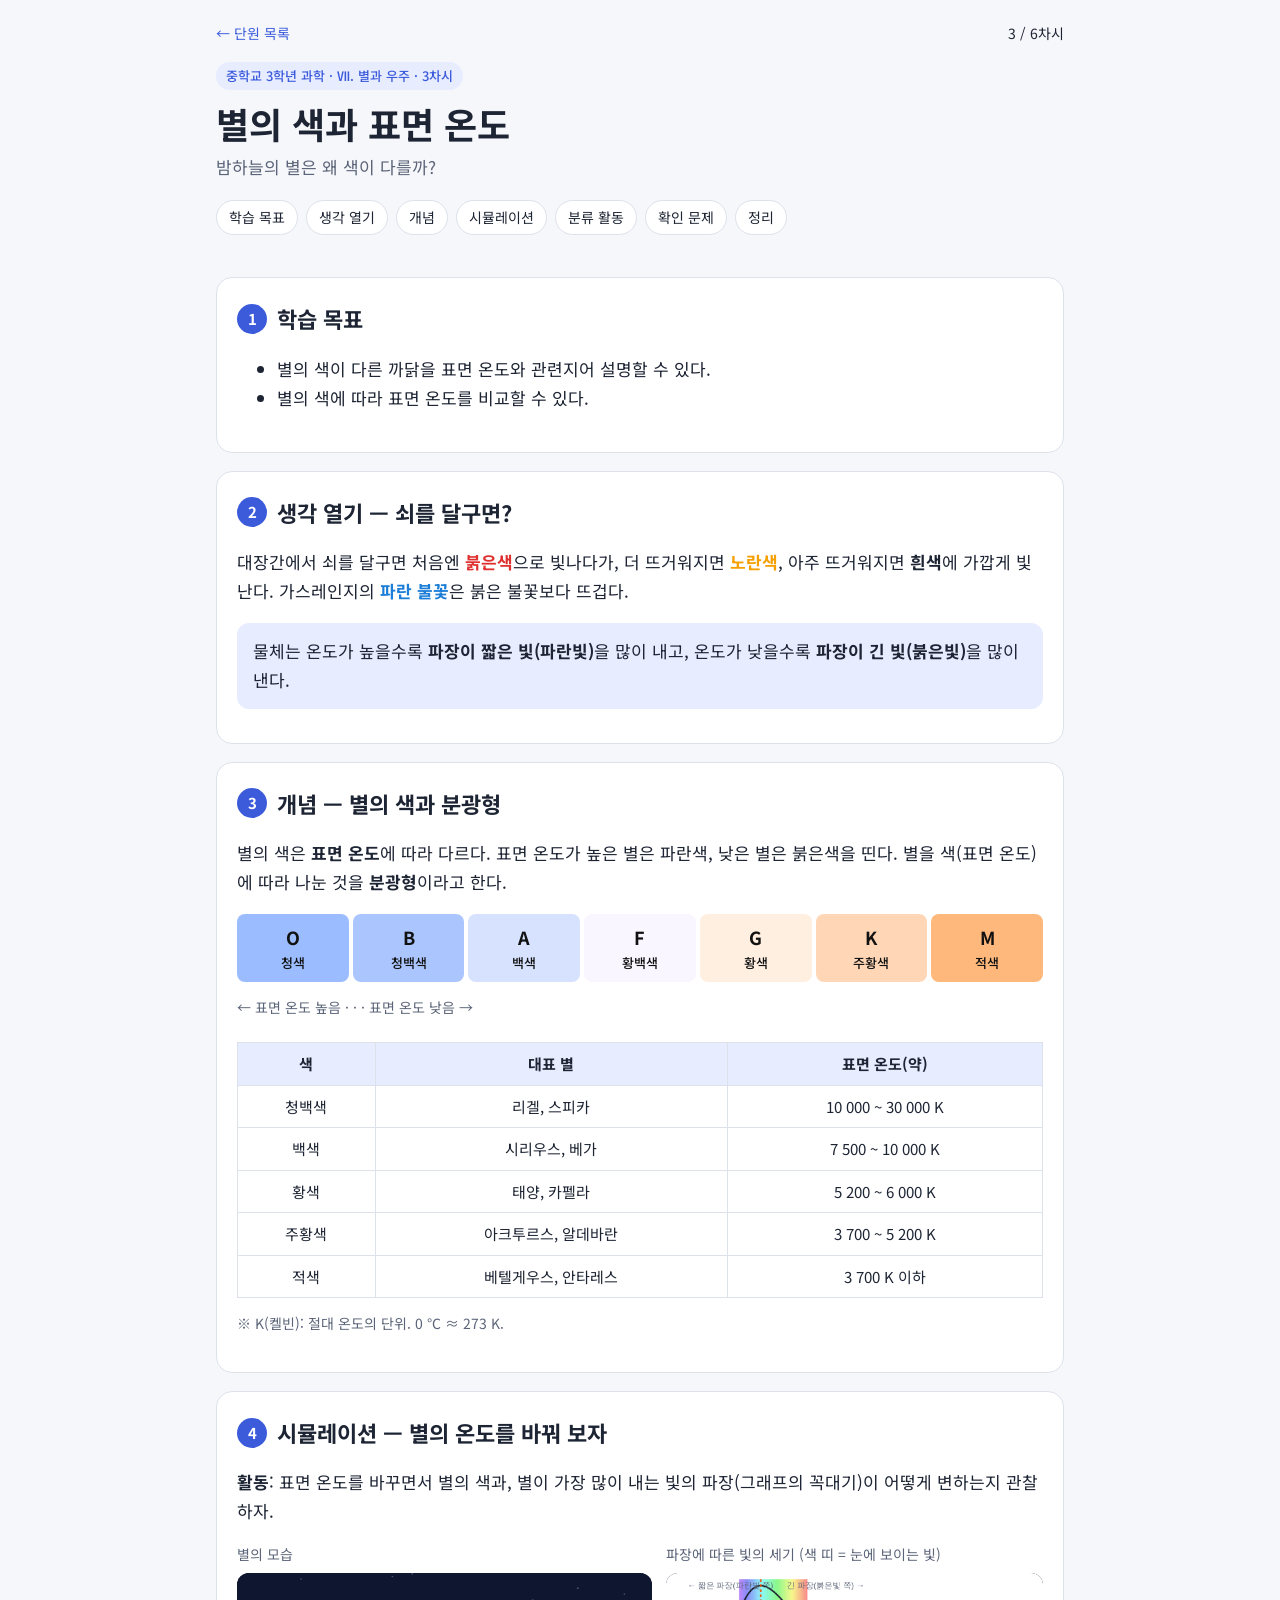
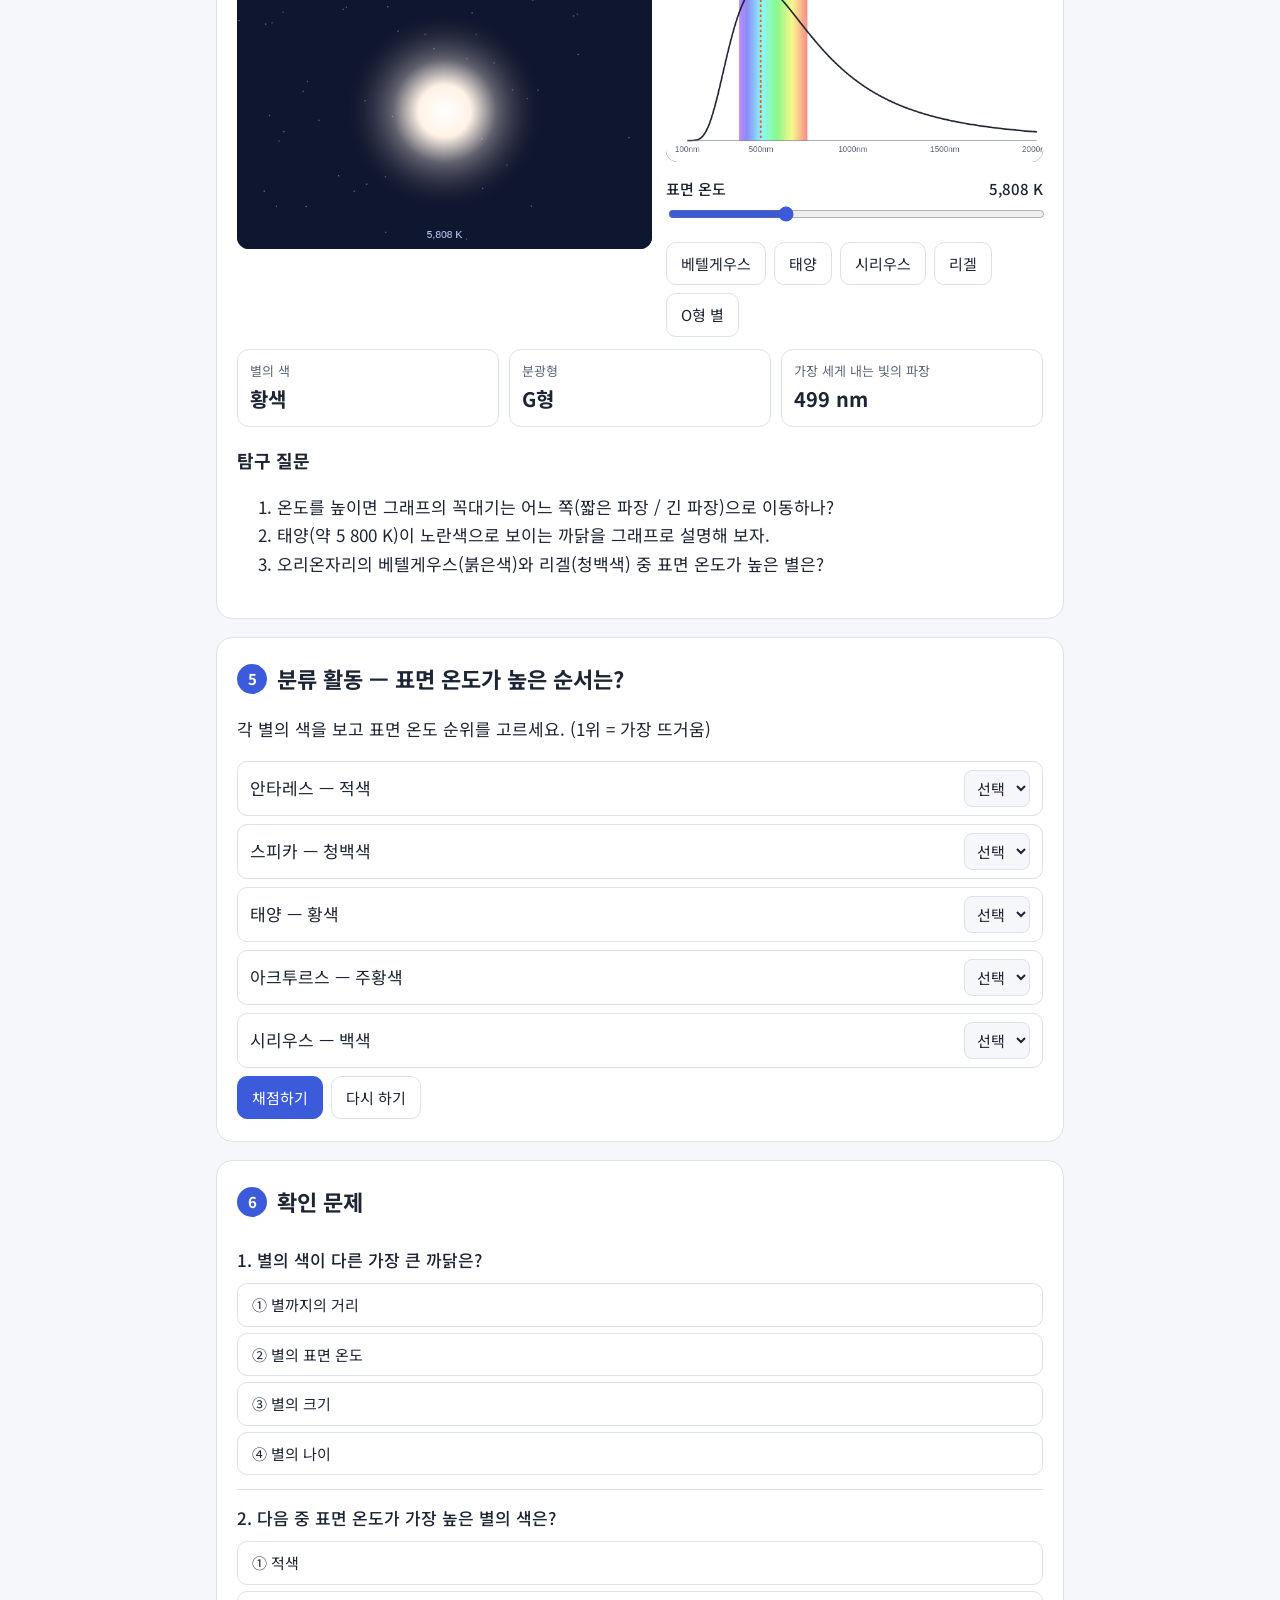
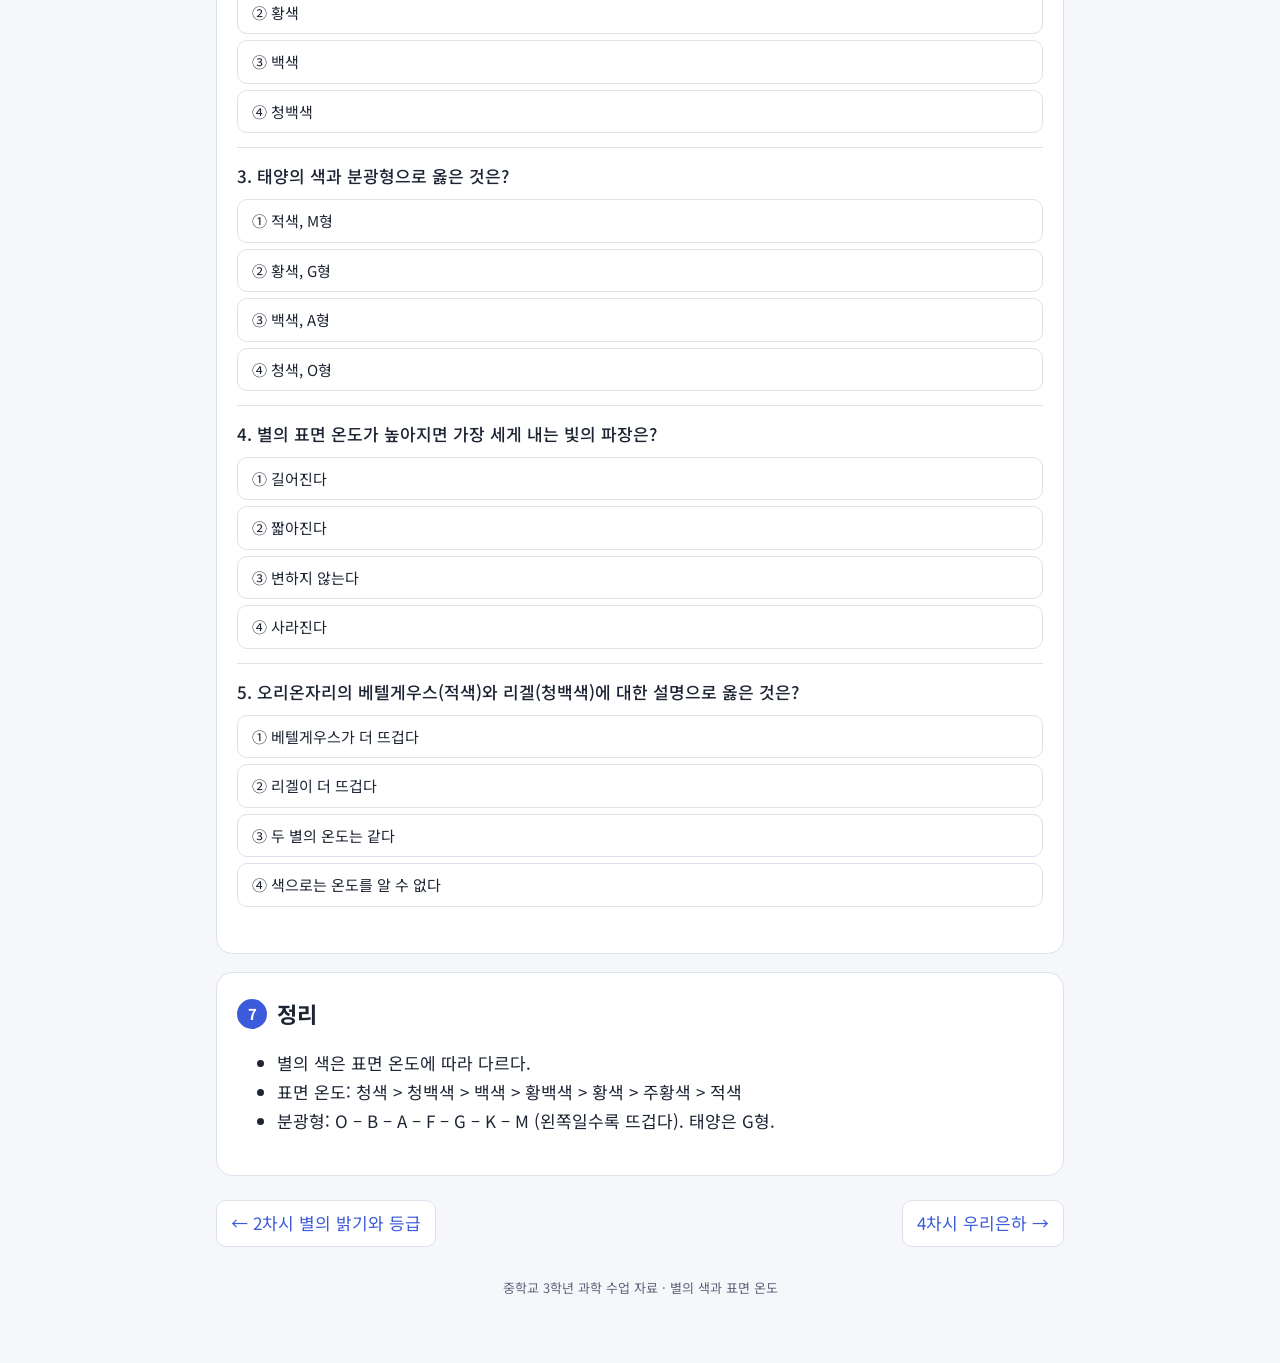
<file: 3-color.html>
<!doctype html>
<html lang="ko">
<head>
<meta charset="utf-8">
<meta name="viewport" content="width=device-width, initial-scale=1">
<title>별의 색과 표면 온도</title>
<meta name="description" content="중학교 3학년 과학 · 별과 우주 · 3차시 별의 색과 표면 온도">
<link rel="preconnect" href="https://fonts.googleapis.com">
<link href="https://fonts.googleapis.com/css2?family=Noto+Sans+KR:wght@400;500;700&display=swap" rel="stylesheet">
<link rel="stylesheet" href="style.css">
<style>
.spec{display:grid;grid-template-columns:repeat(7,1fr);gap:4px;margin-top:10px}
.spec div{border-radius:8px;padding:8px 2px;text-align:center;font-size:13px;color:#111;font-weight:500}
.spec b{display:block;font-size:18px}
</style>
</head>
<body>
<div class="wrap">
<div class="topbar"><a href="./">← 단원 목록</a><span>3 / 6차시</span></div>
<header class="hero">
  <span class="tag">중학교 3학년 과학 · Ⅶ. 별과 우주 · 3차시</span>
  <h1>별의 색과 표면 온도</h1>
  <p class="sub">밤하늘의 별은 왜 색이 다를까?</p>
  <nav class="toc"><a href="#s1">학습 목표</a><a href="#s2">생각 열기</a><a href="#s3">개념</a><a href="#s4">시뮬레이션</a><a href="#s5">분류 활동</a><a href="#s6">확인 문제</a><a href="#s7">정리</a></nav>
</header>

<section class="card" id="s1">
  <h2><span class="num">1</span>학습 목표</h2>
  <ul>
    <li>별의 색이 다른 까닭을 표면 온도와 관련지어 설명할 수 있다.</li>
    <li>별의 색에 따라 표면 온도를 비교할 수 있다.</li>
  </ul>
</section>

<section class="card" id="s2">
  <h2><span class="num">2</span>생각 열기 — 쇠를 달구면?</h2>
  <p>대장간에서 쇠를 달구면 처음엔 <b style="color:#e03131">붉은색</b>으로 빛나다가, 더 뜨거워지면 <b style="color:#f59f00">노란색</b>, 아주 뜨거워지면 <b>흰색</b>에 가깝게 빛난다. 가스레인지의 <b style="color:#1c7ed6">파란 불꽃</b>은 붉은 불꽃보다 뜨겁다.</p>
  <div class="callout">물체는 온도가 높을수록 <b>파장이 짧은 빛(파란빛)</b>을 많이 내고, 온도가 낮을수록 <b>파장이 긴 빛(붉은빛)</b>을 많이 낸다.</div>
</section>

<section class="card" id="s3">
  <h2><span class="num">3</span>개념 — 별의 색과 분광형</h2>
  <p>별의 색은 <b>표면 온도</b>에 따라 다르다. 표면 온도가 높은 별은 파란색, 낮은 별은 붉은색을 띤다. 별을 색(표면 온도)에 따라 나눈 것을 <b>분광형</b>이라고 한다.</p>
  <div class="spec" id="spec"></div>
  <p class="note">← 표면 온도 높음 · · · 표면 온도 낮음 →</p>
  <div class="tbl"><table>
    <thead><tr><th>색</th><th>대표 별</th><th>표면 온도(약)</th></tr></thead>
    <tbody>
      <tr><td>청백색</td><td>리겔, 스피카</td><td>10 000 ~ 30 000 K</td></tr>
      <tr><td>백색</td><td>시리우스, 베가</td><td>7 500 ~ 10 000 K</td></tr>
      <tr><td>황색</td><td>태양, 카펠라</td><td>5 200 ~ 6 000 K</td></tr>
      <tr><td>주황색</td><td>아크투르스, 알데바란</td><td>3 700 ~ 5 200 K</td></tr>
      <tr><td>적색</td><td>베텔게우스, 안타레스</td><td>3 700 K 이하</td></tr>
    </tbody>
  </table></div>
  <p class="note">※ K(켈빈): 절대 온도의 단위. 0 ℃ ≈ 273 K.</p>
</section>

<section class="card" id="s4">
  <h2><span class="num">4</span>시뮬레이션 — 별의 온도를 바꿔 보자</h2>
  <p><b>활동</b>: 표면 온도를 바꾸면서 별의 색과, 별이 가장 많이 내는 빛의 파장(그래프의 꼭대기)이 어떻게 변하는지 관찰하자.</p>
  <div class="sim-grid">
    <div>
      <p class="panel-label">별의 모습</p>
      <canvas id="star" width="600" height="400" aria-label="표면 온도에 따른 별의 색"></canvas>
    </div>
    <div>
      <p class="panel-label">파장에 따른 빛의 세기 (색 띠 = 눈에 보이는 빛)</p>
      <canvas id="curve" width="600" height="300" aria-label="표면 온도에 따른 별빛의 파장별 세기 그래프"></canvas>
      <div class="controls">
        <div class="ctrl">
          <label for="temp"><span>표면 온도</span><span id="tempV"></span></label>
          <input id="temp" type="range" min="0" max="1" step="0.001" value="0.35">
        </div>
        <div class="btns" id="presets"></div>
      </div>
    </div>
  </div>
  <div class="readout">
    <div class="stat"><div class="k">별의 색</div><div class="v" id="colV">—</div></div>
    <div class="stat"><div class="k">분광형</div><div class="v" id="clsV">—</div></div>
    <div class="stat"><div class="k">가장 세게 내는 빛의 파장</div><div class="v" id="peakV">—</div></div>
  </div>
  <h3>탐구 질문</h3>
  <ol>
    <li>온도를 높이면 그래프의 꼭대기는 어느 쪽(짧은 파장 / 긴 파장)으로 이동하나?</li>
    <li>태양(약 5 800 K)이 노란색으로 보이는 까닭을 그래프로 설명해 보자.</li>
    <li>오리온자리의 베텔게우스(붉은색)와 리겔(청백색) 중 표면 온도가 높은 별은?</li>
  </ol>
</section>

<section class="card" id="s5">
  <h2><span class="num">5</span>분류 활동 — 표면 온도가 높은 순서는?</h2>
  <p>각 별의 색을 보고 표면 온도 순위를 고르세요. (1위 = 가장 뜨거움)</p>
  <div id="cls"></div>
</section>

<section class="card" id="s6">
  <h2><span class="num">6</span>확인 문제</h2>
  <div id="quiz"></div>
  <div class="score" id="score"></div>
</section>

<section class="card" id="s7">
  <h2><span class="num">7</span>정리</h2>
  <ul>
    <li>별의 색은 표면 온도에 따라 다르다.</li>
    <li>표면 온도: 청색 &gt; 청백색 &gt; 백색 &gt; 황백색 &gt; 황색 &gt; 주황색 &gt; 적색</li>
    <li>분광형: O – B – A – F – G – K – M (왼쪽일수록 뜨겁다). 태양은 G형.</li>
  </ul>
</section>

<div class="pager"><a href="2-brightness.html">← 2차시 별의 밝기와 등급</a><a href="4-galaxy.html">4차시 우리은하 →</a></div>
<footer>중학교 3학년 과학 수업 자료 · 별의 색과 표면 온도</footer>
</div>
<script src="common.js"></script>
<script>
(function(){
  const {$, css, onTheme} = U;
  const TMIN = 2500, TMAX = 40000;
  const T = () => Math.round(TMIN * Math.pow(TMAX/TMIN, +$('temp').value));
  const setT = t => { $('temp').value = Math.log(t/TMIN)/Math.log(TMAX/TMIN); draw(); };

  // 흑체 온도 → RGB (Tanner Helland 근사)
  function rgb(t){
    const k = t/100; let r,g,b;
    r = k<=66 ? 255 : 329.698727446*Math.pow(k-60,-0.1332047592);
    g = k<=66 ? 99.4708025861*Math.log(k)-161.1195681661 : 288.1221695283*Math.pow(k-60,-0.0755148492);
    b = k>=66 ? 255 : (k<=19 ? 0 : 138.5177312231*Math.log(k-10)-305.0447927307);
    const c = v => Math.max(0, Math.min(255, Math.round(v)));
    return [c(r),c(g),c(b)];
  }
  const CLASSES = [
    {c:'O', min:30000, name:'청색'}, {c:'B', min:10000, name:'청백색'}, {c:'A', min:7500, name:'백색'},
    {c:'F', min:6000, name:'황백색'}, {c:'G', min:5200, name:'황색'}, {c:'K', min:3700, name:'주황색'}, {c:'M', min:0, name:'적색'}
  ];
  const cls = t => CLASSES.find(x => t >= x.min);

  // 분광형 띠
  const REP = {O:35000,B:20000,A:8500,F:6800,G:5600,K:4400,M:3200};
  CLASSES.forEach(x => { const d=document.createElement('div'); const [r,g,b]=rgb(REP[x.c]); d.style.background=`rgb(${r},${g},${b})`; d.innerHTML=`<b>${x.c}</b>${x.name}`; $('spec').appendChild(d); });

  const st = $('star'), sx = st.getContext('2d'), cv = $('curve'), cx = cv.getContext('2d');
  const bg = Array.from({length:50},(_,i)=>{const a=Math.sin(i*51.3)*1e4,b=Math.sin(i*17.9)*1e4;return{x:a-Math.floor(a),y:b-Math.floor(b)}});

  function planck(lnm, t){ const l = lnm*1e-9; return 1/(Math.pow(l,5)*(Math.exp(0.014388/(l*t))-1)); }

  function draw(){
    const t = T(), [r,g,b] = rgb(t), k = cls(t);
    // star
    const W = st.width, H = st.height;
    sx.fillStyle = css('--space'); sx.fillRect(0,0,W,H);
    sx.fillStyle = css('--space-star'); bg.forEach(p=>{sx.globalAlpha=.5;sx.beginPath();sx.arc(p.x*W,p.y*H,1,0,7);sx.fill();}); sx.globalAlpha=1;
    const gr = sx.createRadialGradient(W/2,H/2,0,W/2,H/2,150);
    gr.addColorStop(0,'#fff'); gr.addColorStop(0.25,`rgb(${r},${g},${b})`); gr.addColorStop(0.5,`rgba(${r},${g},${b},0.35)`); gr.addColorStop(1,'rgba(0,0,0,0)');
    sx.fillStyle = gr; sx.beginPath(); sx.arc(W/2,H/2,150,0,7); sx.fill();
    sx.fillStyle = css('--space-star'); sx.font='15px "Noto Sans KR",sans-serif'; sx.textAlign='center';
    sx.fillText(t.toLocaleString()+' K', W/2, H-16);
    // curve
    const CW = cv.width, CH = cv.height, L0 = 100, L1 = 2000, pad = 34;
    cx.fillStyle = css('--card'); cx.fillRect(0,0,CW,CH);
    const X = l => pad + (l-L0)/(L1-L0)*(CW-pad-10);
    // visible band
    for(let l=380;l<=750;l+=2){ const h = 270 - (l-380)/(750-380)*270; cx.fillStyle=`hsla(${h},90%,55%,0.35)`; cx.fillRect(X(l),10,X(l+2)-X(l)+0.5,CH-pad-10); }
    let max = 0; for(let l=L0;l<=L1;l+=5) max = Math.max(max, planck(l,t));
    cx.strokeStyle = css('--text'); cx.lineWidth = 2.5; cx.beginPath();
    for(let l=L0;l<=L1;l+=5){ const y = CH-pad - planck(l,t)/max*(CH-pad-20); l===L0?cx.moveTo(X(l),y):cx.lineTo(X(l),y); }
    cx.stroke();
    const peak = 2.898e6/t;
    if(peak <= L1){ cx.strokeStyle = css('--star'); cx.setLineDash([4,4]); cx.beginPath(); cx.moveTo(X(peak),10); cx.lineTo(X(peak),CH-pad); cx.stroke(); cx.setLineDash([]); }
    cx.strokeStyle = css('--muted'); cx.lineWidth=1; cx.beginPath(); cx.moveTo(pad,CH-pad); cx.lineTo(CW-10,CH-pad); cx.stroke();
    cx.fillStyle = css('--muted'); cx.font='13px "Noto Sans KR",sans-serif'; cx.textAlign='center';
    [100,500,1000,1500,2000].forEach(l=>cx.fillText(l+'nm', X(l), CH-pad+18));
    cx.textAlign='left'; cx.fillText('← 짧은 파장(파란빛 쪽)      긴 파장(붉은빛 쪽) →', pad, 24);
    $('tempV').textContent = t.toLocaleString()+' K';
    $('colV').textContent = k.name; $('clsV').textContent = k.c + '형';
    $('peakV').textContent = Math.round(peak) + ' nm' + (peak<380?' (자외선)':peak>750?' (적외선)':'');
  }
  [['베텔게우스',3500],['태양',5800],['시리우스',9900],['리겔',12000],['O형 별',35000]].forEach(([n,t])=>{
    const b=document.createElement('button'); b.textContent=n; b.addEventListener('click',()=>setT(t)); $('presets').appendChild(b);
  });
  $('temp').addEventListener('input', draw);
  onTheme(draw); setT(5800);

  const R = ['1위','2위','3위','4위','5위'];
  U.classify('cls', [
    {t:'안타레스 — 적색', a:'5위'},
    {t:'스피카 — 청백색', a:'1위'},
    {t:'태양 — 황색', a:'3위'},
    {t:'아크투르스 — 주황색', a:'4위'},
    {t:'시리우스 — 백색', a:'2위'}
  ], R);

  U.quiz('quiz','score',[
    {q:'별의 색이 다른 가장 큰 까닭은?', o:['별까지의 거리','별의 표면 온도','별의 크기','별의 나이'], a:1, e:'별의 색은 표면 온도에 따라 달라진다.'},
    {q:'다음 중 표면 온도가 가장 높은 별의 색은?', o:['적색','황색','백색','청백색'], a:3, e:'파란색을 띨수록 표면 온도가 높다.'},
    {q:'태양의 색과 분광형으로 옳은 것은?', o:['적색, M형','황색, G형','백색, A형','청색, O형'], a:1, e:'태양은 표면 온도 약 5 800 K의 황색 G형 별이다.'},
    {q:'별의 표면 온도가 높아지면 가장 세게 내는 빛의 파장은?', o:['길어진다','짧아진다','변하지 않는다','사라진다'], a:1, e:'온도가 높을수록 짧은 파장(파란빛 쪽)의 빛을 가장 세게 낸다.'},
    {q:'오리온자리의 베텔게우스(적색)와 리겔(청백색)에 대한 설명으로 옳은 것은?', o:['베텔게우스가 더 뜨겁다','리겔이 더 뜨겁다','두 별의 온도는 같다','색으로는 온도를 알 수 없다'], a:1, e:'청백색인 리겔의 표면 온도가 더 높다.'}
  ]);
})();
</script>
</body>
</html>
</file>
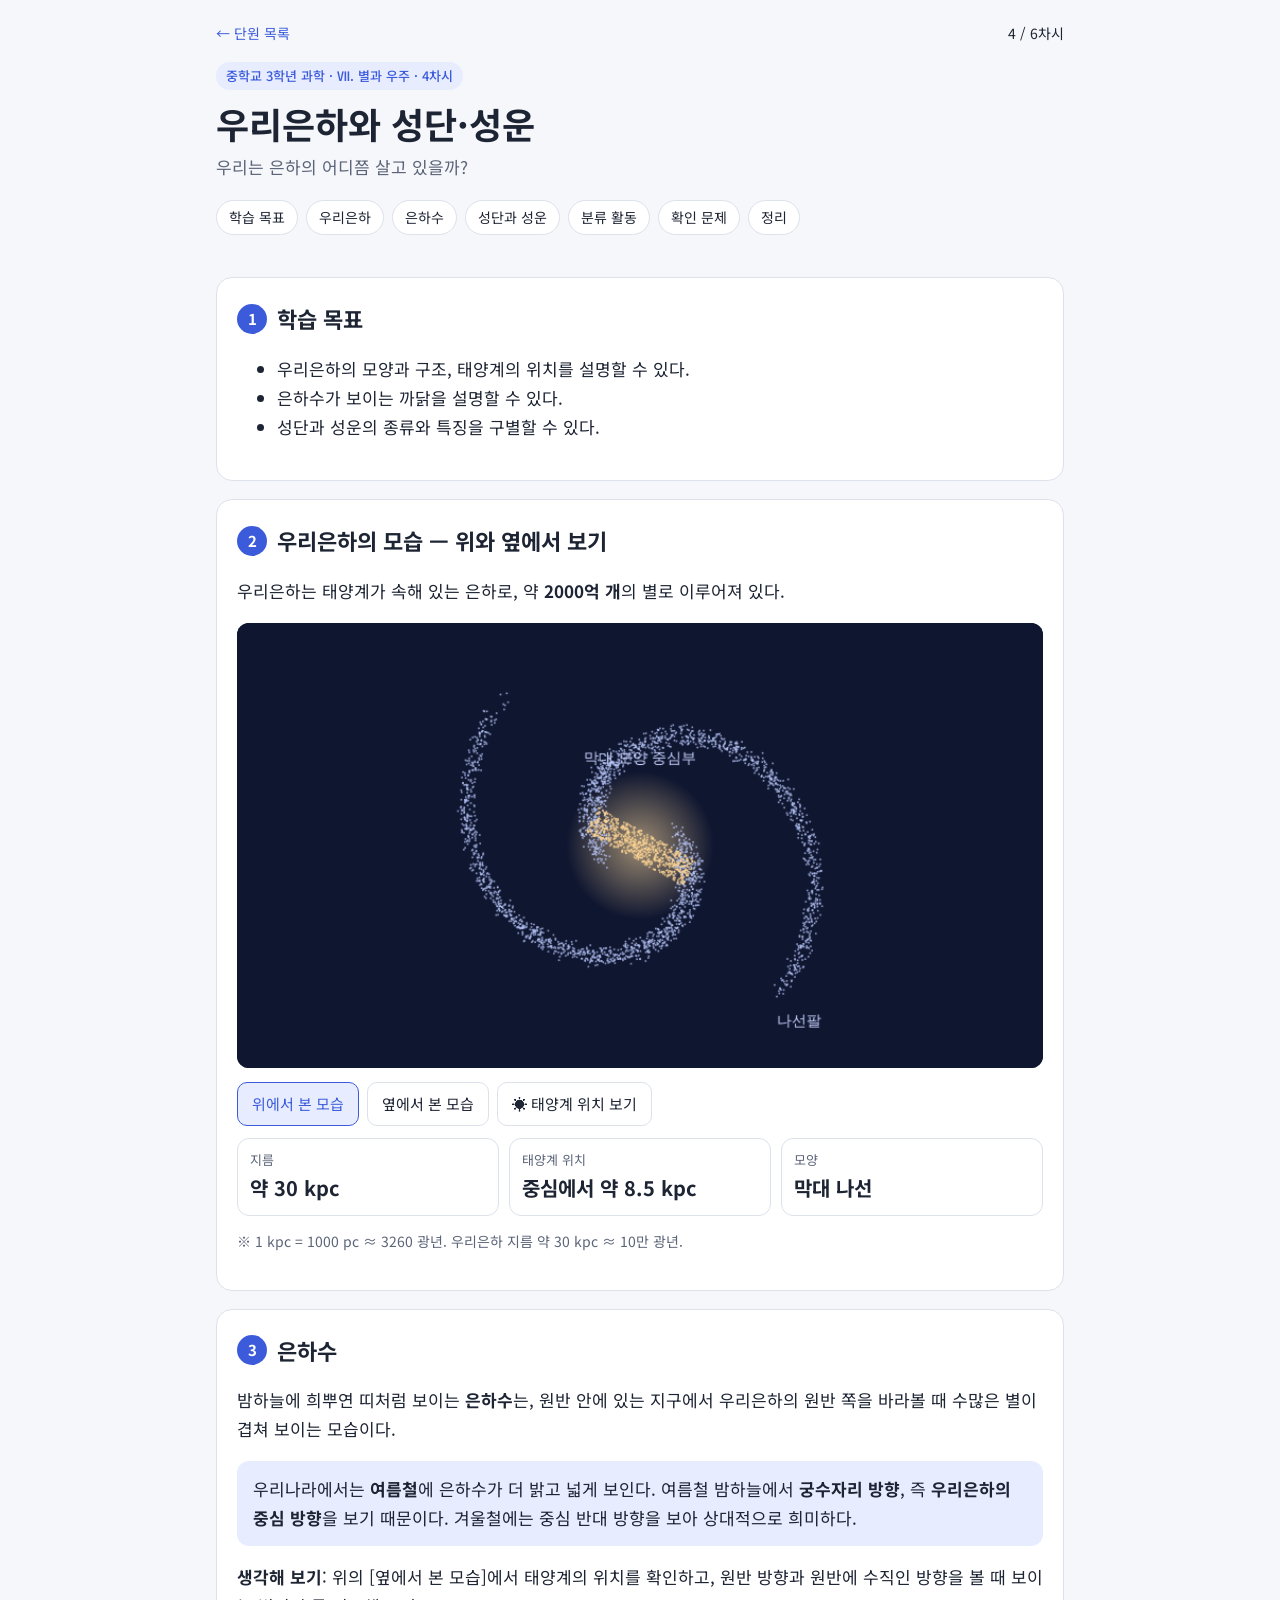
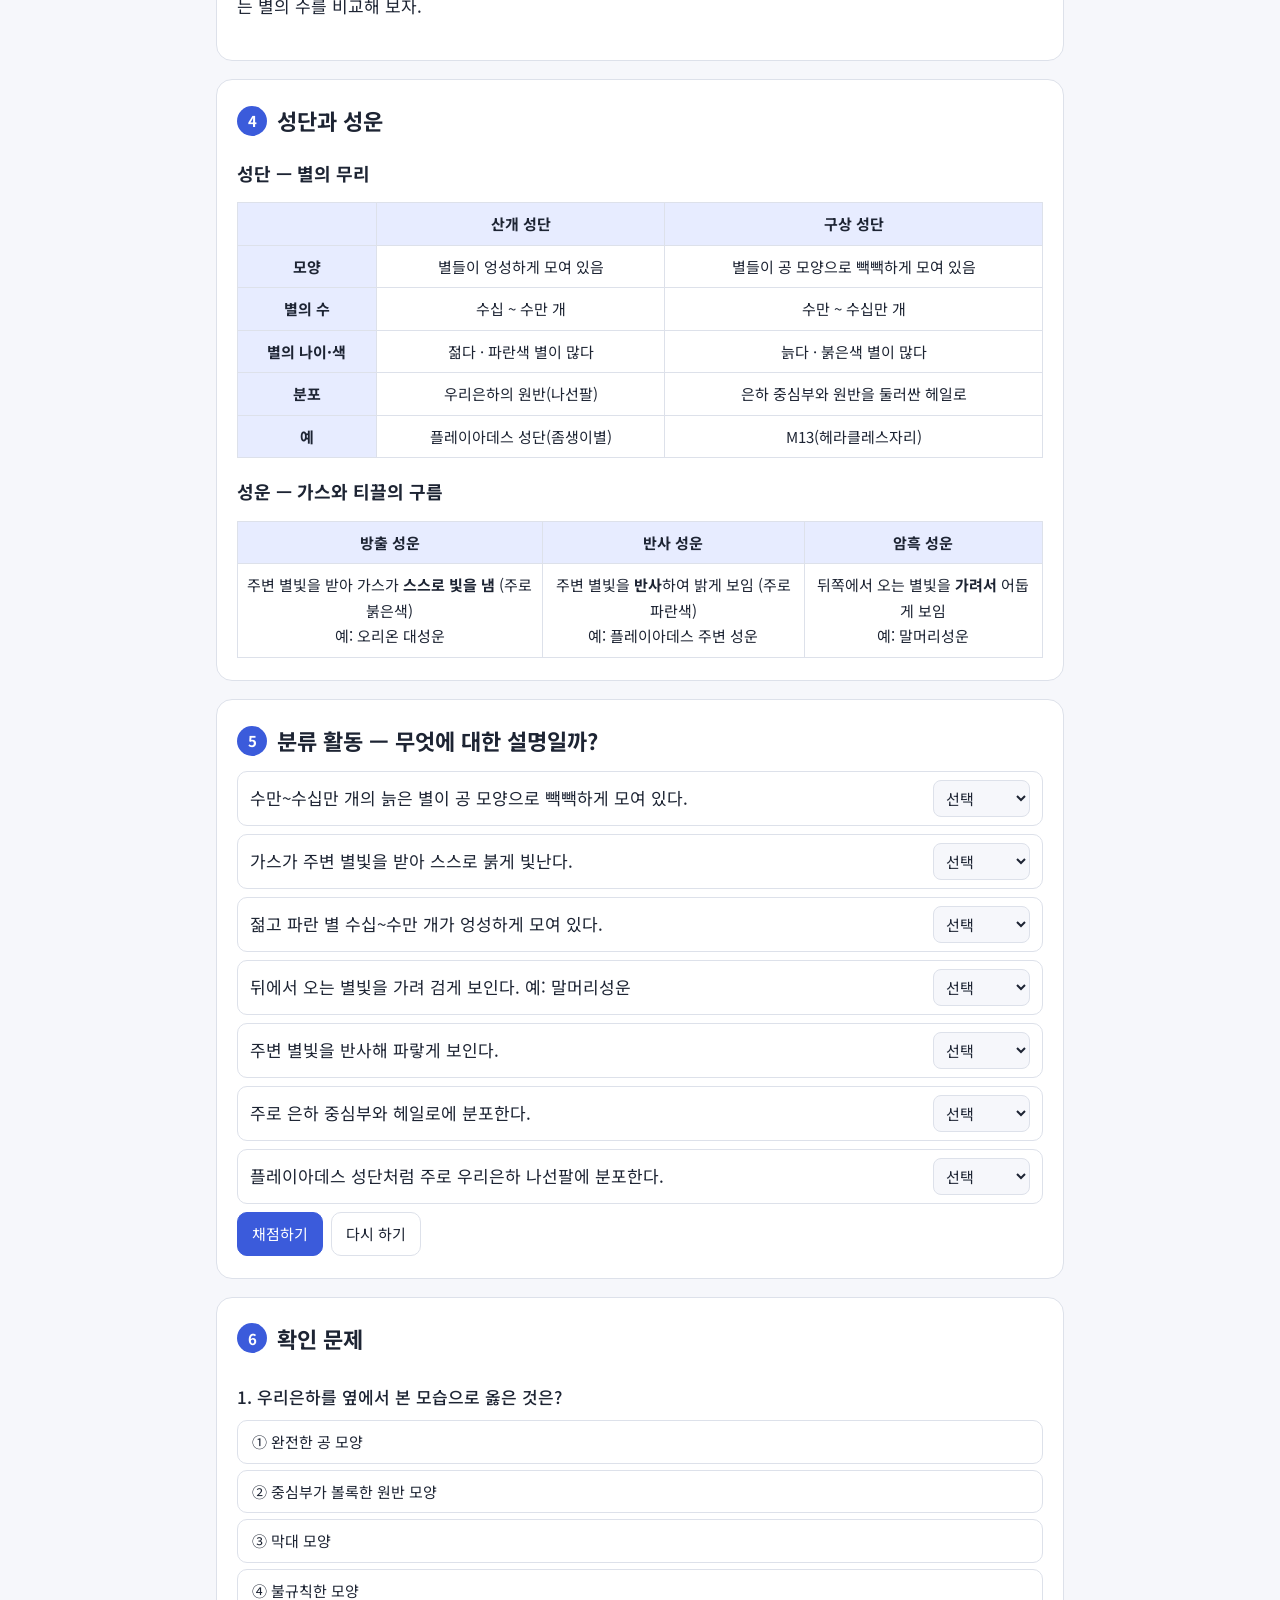
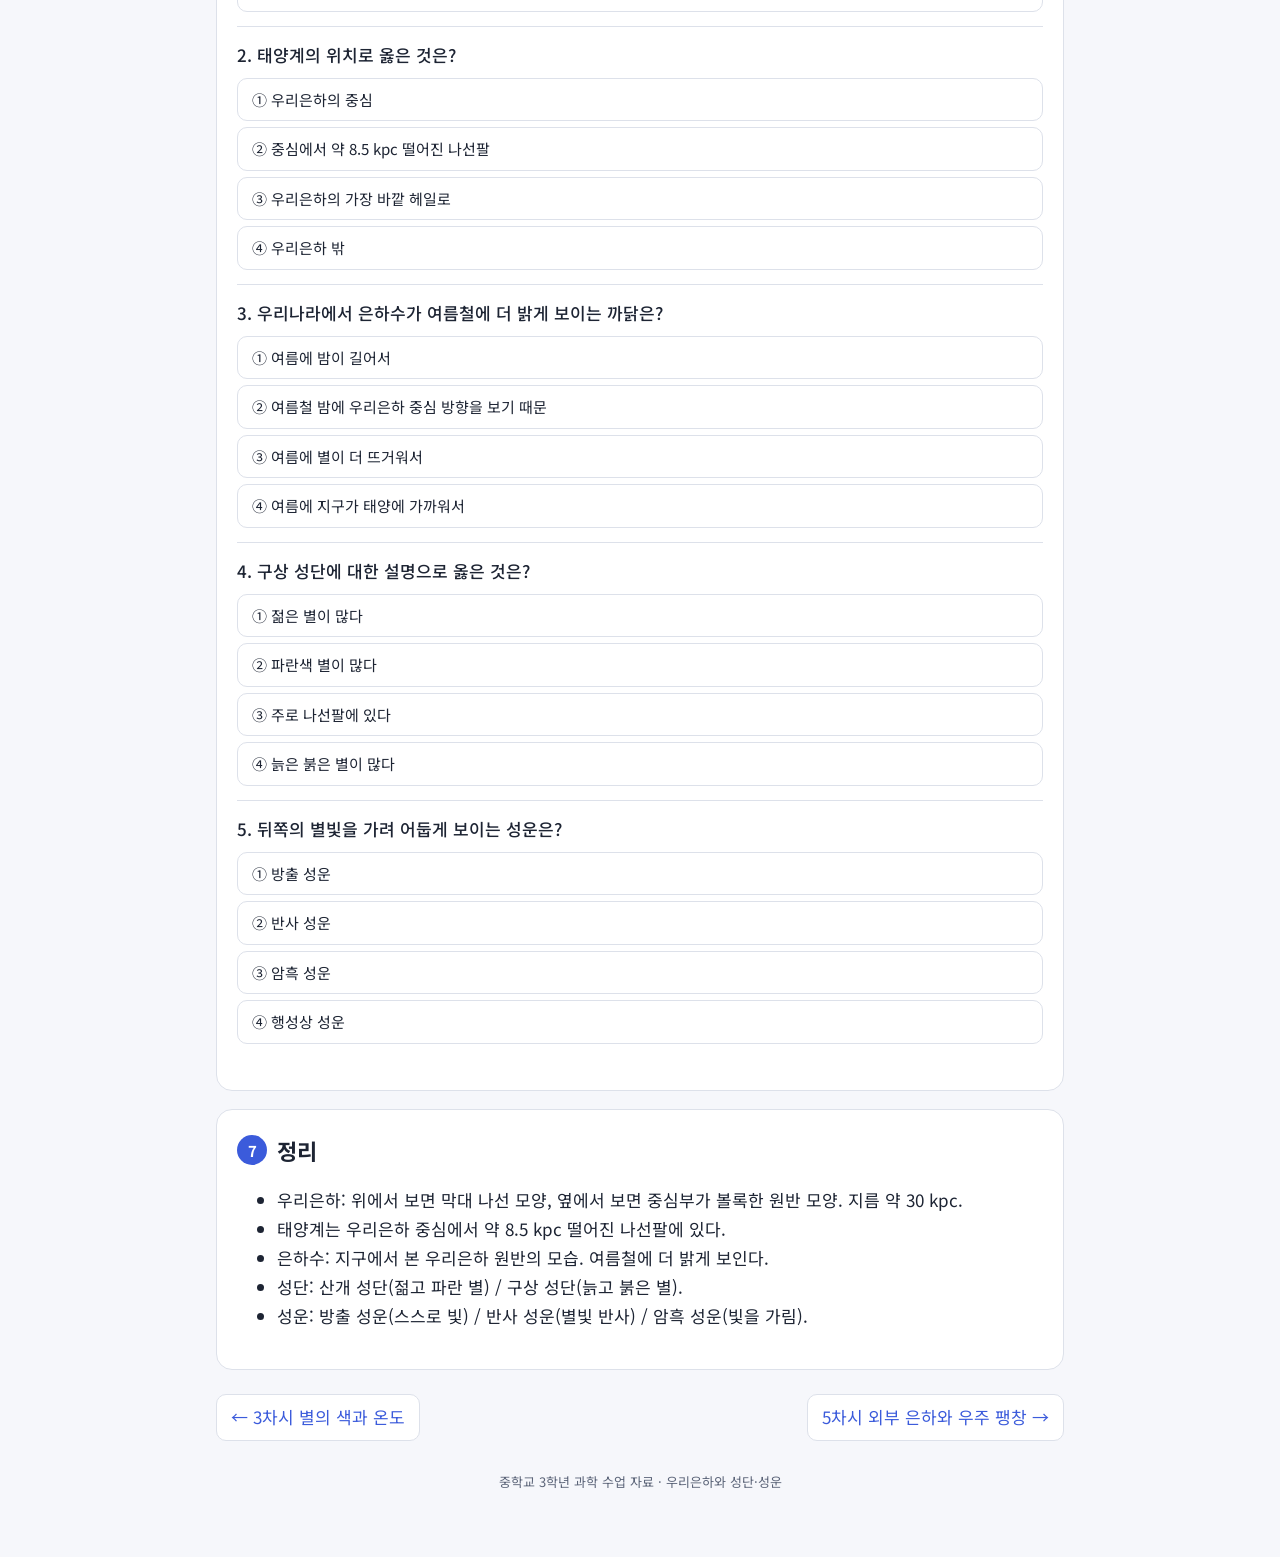
<file: 4-galaxy.html>
<!doctype html>
<html lang="ko">
<head>
<meta charset="utf-8">
<meta name="viewport" content="width=device-width, initial-scale=1">
<title>우리은하와 성단·성운</title>
<meta name="description" content="중학교 3학년 과학 · 별과 우주 · 4차시 우리은하, 성단과 성운">
<link rel="preconnect" href="https://fonts.googleapis.com">
<link href="https://fonts.googleapis.com/css2?family=Noto+Sans+KR:wght@400;500;700&display=swap" rel="stylesheet">
<link rel="stylesheet" href="style.css">
</head>
<body>
<div class="wrap">
<div class="topbar"><a href="./">← 단원 목록</a><span>4 / 6차시</span></div>
<header class="hero">
  <span class="tag">중학교 3학년 과학 · Ⅶ. 별과 우주 · 4차시</span>
  <h1>우리은하와 성단·성운</h1>
  <p class="sub">우리는 은하의 어디쯤 살고 있을까?</p>
  <nav class="toc"><a href="#s1">학습 목표</a><a href="#s2">우리은하</a><a href="#s3">은하수</a><a href="#s4">성단과 성운</a><a href="#s5">분류 활동</a><a href="#s6">확인 문제</a><a href="#s7">정리</a></nav>
</header>

<section class="card" id="s1">
  <h2><span class="num">1</span>학습 목표</h2>
  <ul>
    <li>우리은하의 모양과 구조, 태양계의 위치를 설명할 수 있다.</li>
    <li>은하수가 보이는 까닭을 설명할 수 있다.</li>
    <li>성단과 성운의 종류와 특징을 구별할 수 있다.</li>
  </ul>
</section>

<section class="card" id="s2">
  <h2><span class="num">2</span>우리은하의 모습 — 위와 옆에서 보기</h2>
  <p>우리은하는 태양계가 속해 있는 은하로, 약 <b>2000억 개</b>의 별로 이루어져 있다.</p>
  <canvas id="gal" width="760" height="420" aria-label="우리은하를 위 또는 옆에서 본 모습과 태양계의 위치"></canvas>
  <div class="controls">
    <div class="btns">
      <button id="vTop" class="on">위에서 본 모습</button>
      <button id="vSide">옆에서 본 모습</button>
      <button id="vSun">☀ 태양계 위치 보기</button>
    </div>
  </div>
  <div class="readout">
    <div class="stat"><div class="k">지름</div><div class="v">약 30 kpc</div></div>
    <div class="stat"><div class="k">태양계 위치</div><div class="v">중심에서 약 8.5 kpc</div></div>
    <div class="stat"><div class="k">모양</div><div class="v" id="shapeV">막대 나선</div></div>
  </div>
  <p class="note">※ 1 kpc = 1000 pc ≈ 3260 광년. 우리은하 지름 약 30 kpc ≈ 10만 광년.</p>
</section>

<section class="card" id="s3">
  <h2><span class="num">3</span>은하수</h2>
  <p>밤하늘에 희뿌연 띠처럼 보이는 <b>은하수</b>는, 원반 안에 있는 지구에서 우리은하의 원반 쪽을 바라볼 때 수많은 별이 겹쳐 보이는 모습이다.</p>
  <div class="callout">우리나라에서는 <b>여름철</b>에 은하수가 더 밝고 넓게 보인다. 여름철 밤하늘에서 <b>궁수자리 방향</b>, 즉 <b>우리은하의 중심 방향</b>을 보기 때문이다. 겨울철에는 중심 반대 방향을 보아 상대적으로 희미하다.</div>
  <p><b>생각해 보기</b>: 위의 [옆에서 본 모습]에서 태양계의 위치를 확인하고, 원반 방향과 원반에 수직인 방향을 볼 때 보이는 별의 수를 비교해 보자.</p>
</section>

<section class="card" id="s4">
  <h2><span class="num">4</span>성단과 성운</h2>
  <h3>성단 — 별의 무리</h3>
  <div class="tbl"><table>
    <thead><tr><th></th><th>산개 성단</th><th>구상 성단</th></tr></thead>
    <tbody>
      <tr><th>모양</th><td>별들이 엉성하게 모여 있음</td><td>별들이 공 모양으로 빽빽하게 모여 있음</td></tr>
      <tr><th>별의 수</th><td>수십 ~ 수만 개</td><td>수만 ~ 수십만 개</td></tr>
      <tr><th>별의 나이·색</th><td>젊다 · 파란색 별이 많다</td><td>늙다 · 붉은색 별이 많다</td></tr>
      <tr><th>분포</th><td>우리은하의 원반(나선팔)</td><td>은하 중심부와 원반을 둘러싼 헤일로</td></tr>
      <tr><th>예</th><td>플레이아데스 성단(좀생이별)</td><td>M13(헤라클레스자리)</td></tr>
    </tbody>
  </table></div>
  <h3>성운 — 가스와 티끌의 구름</h3>
  <div class="tbl"><table>
    <thead><tr><th>방출 성운</th><th>반사 성운</th><th>암흑 성운</th></tr></thead>
    <tbody><tr>
      <td>주변 별빛을 받아 가스가 <b>스스로 빛을 냄</b> (주로 붉은색)<br>예: 오리온 대성운</td>
      <td>주변 별빛을 <b>반사</b>하여 밝게 보임 (주로 파란색)<br>예: 플레이아데스 주변 성운</td>
      <td>뒤쪽에서 오는 별빛을 <b>가려서</b> 어둡게 보임<br>예: 말머리성운</td>
    </tr></tbody>
  </table></div>
</section>

<section class="card" id="s5">
  <h2><span class="num">5</span>분류 활동 — 무엇에 대한 설명일까?</h2>
  <div id="cls"></div>
</section>

<section class="card" id="s6">
  <h2><span class="num">6</span>확인 문제</h2>
  <div id="quiz"></div>
  <div class="score" id="score"></div>
</section>

<section class="card" id="s7">
  <h2><span class="num">7</span>정리</h2>
  <ul>
    <li>우리은하: 위에서 보면 막대 나선 모양, 옆에서 보면 중심부가 볼록한 원반 모양. 지름 약 30 kpc.</li>
    <li>태양계는 우리은하 중심에서 약 8.5 kpc 떨어진 나선팔에 있다.</li>
    <li>은하수: 지구에서 본 우리은하 원반의 모습. 여름철에 더 밝게 보인다.</li>
    <li>성단: 산개 성단(젊고 파란 별) / 구상 성단(늙고 붉은 별).</li>
    <li>성운: 방출 성운(스스로 빛) / 반사 성운(별빛 반사) / 암흑 성운(빛을 가림).</li>
  </ul>
</section>

<div class="pager"><a href="3-color.html">← 3차시 별의 색과 온도</a><a href="5-expansion.html">5차시 외부 은하와 우주 팽창 →</a></div>
<footer>중학교 3학년 과학 수업 자료 · 우리은하와 성단·성운</footer>
</div>
<script src="common.js"></script>
<script>
(function(){
  const {$, css, onTheme} = U;
  const cv = $('gal'), g = cv.getContext('2d');
  let view = 'top', showSun = false;
  // 고정된 별 점 생성 (나선팔)
  const pts = [];
  let seed = 7; const rnd = () => { seed = (seed*16807) % 2147483647; return seed/2147483647; };
  for(let i=0;i<2600;i++){
    const arm = i%2, t = rnd()*3.4, spread = (rnd()-0.5)*0.55;
    const r = 0.18 + t*0.24; const a = arm*Math.PI + t*1.15 + spread*(1/r)*0.35;
    pts.push({x:r*Math.cos(a) + (rnd()-0.5)*0.06, y:r*Math.sin(a) + (rnd()-0.5)*0.06, z:(rnd()-0.5)*0.05});
  }
  for(let i=0;i<700;i++){ // 중심 막대·팽대부
    const u = (rnd()-0.5)*0.55, v = (rnd()-0.5)*0.14;
    pts.push({x:u*Math.cos(0.5)-v*Math.sin(0.5), y:u*Math.sin(0.5)+v*Math.cos(0.5), z:(rnd()-0.5)*0.22*(1-Math.abs(u)*1.4), bulge:1});
  }
  const glob = Array.from({length:22},()=>({x:(rnd()-0.5)*1.6, z:(rnd()-0.5)*0.9}));
  const SUN = {x:-0.0, y:0.57}; // 중심에서 약 8.5/15 비율

  function draw(){
    const W = cv.width, H = cv.height, cx = W/2, cy = H/2, S = view==='top' ? 190 : 330;
    g.fillStyle = css('--space'); g.fillRect(0,0,W,H);
    // halo glow (side view)
    if(view==='side'){
      const hg = g.createRadialGradient(cx,cy,0,cx,cy,90); hg.addColorStop(0,'rgba(255,220,160,0.55)'); hg.addColorStop(1,'rgba(255,220,160,0)');
      g.fillStyle = hg; g.beginPath(); g.ellipse(cx,cy,110,70,0,0,7); g.fill();
    } else {
      const hg = g.createRadialGradient(cx,cy,0,cx,cy,70); hg.addColorStop(0,'rgba(255,220,160,0.6)'); hg.addColorStop(1,'rgba(255,220,160,0)');
      g.fillStyle = hg; g.beginPath(); g.arc(cx,cy,70,0,7); g.fill();
    }
    for(const p of pts){
      const x = cx + p.x*S, y = view==='top' ? cy + p.y*S : cy + p.z*S*1.3;
      g.fillStyle = p.bulge ? 'rgba(255,214,150,0.85)' : 'rgba(190,205,255,0.75)';
      g.fillRect(x, y, 1.6, 1.6);
    }
    if(view==='side'){
      g.fillStyle = 'rgba(255,190,140,0.9)';
      for(const c of glob){ g.beginPath(); g.arc(cx + c.x*S*0.55, cy + c.z*S*0.4, 2.5, 0, 7); g.fill(); }
    }
    g.font = '14px "Noto Sans KR",sans-serif'; g.textAlign='center'; g.fillStyle = css('--space-star');
    if(view==='side'){
      g.fillText('중심부(팽대부)', cx, cy-80); g.fillText('원반', cx - 0.75*S, cy+30);
      g.fillStyle='rgba(255,190,140,0.95)'; g.fillText('● 구상 성단 (헤일로)', cx-0.5*S*0.55, cy-0.42*S*0.4-6);
    } else {
      g.fillText('막대 모양 중심부', cx, cy-78); g.fillText('나선팔', cx+150, cy+170);
    }
    if(showSun){
      const sx = cx + SUN.x*S, sy = view==='top' ? cy + SUN.y*S*0.95 : cy;
      const px = view==='top' ? sx : cx + 0.57*S;
      g.strokeStyle = css('--sun'); g.lineWidth = 2;
      g.beginPath(); g.arc(px, sy, 10, 0, 7); g.stroke();
      g.fillStyle = css('--sun'); g.beginPath(); g.arc(px, sy, 3.5, 0, 7); g.fill();
      g.setLineDash([4,4]); g.beginPath(); g.moveTo(cx,cy); g.lineTo(px,sy); g.stroke(); g.setLineDash([]);
      g.fillText('태양계 (중심에서 약 8.5 kpc)', px, sy + (view==='top' ? 30 : -18));
    }
    $('shapeV').textContent = view==='top' ? '막대 나선' : '볼록한 원반';
  }
  function setView(v){ view = v; $('vTop').classList.toggle('on', v==='top'); $('vSide').classList.toggle('on', v==='side'); draw(); }
  $('vTop').addEventListener('click', ()=>setView('top'));
  $('vSide').addEventListener('click', ()=>setView('side'));
  $('vSun').addEventListener('click', ()=>{ showSun = !showSun; $('vSun').classList.toggle('on', showSun); draw(); });
  onTheme(draw); draw();

  const C = ['산개 성단','구상 성단','방출 성운','반사 성운','암흑 성운'];
  U.classify('cls', [
    {t:'수만~수십만 개의 늙은 별이 공 모양으로 빽빽하게 모여 있다.', a:C[1]},
    {t:'가스가 주변 별빛을 받아 스스로 붉게 빛난다.', a:C[2]},
    {t:'젊고 파란 별 수십~수만 개가 엉성하게 모여 있다.', a:C[0]},
    {t:'뒤에서 오는 별빛을 가려 검게 보인다. 예: 말머리성운', a:C[4]},
    {t:'주변 별빛을 반사해 파랗게 보인다.', a:C[3]},
    {t:'주로 은하 중심부와 헤일로에 분포한다.', a:C[1]},
    {t:'플레이아데스 성단처럼 주로 우리은하 나선팔에 분포한다.', a:C[0]}
  ], C);

  U.quiz('quiz','score',[
    {q:'우리은하를 옆에서 본 모습으로 옳은 것은?', o:['완전한 공 모양','중심부가 볼록한 원반 모양','막대 모양','불규칙한 모양'], a:1, e:'옆에서 보면 중심부가 볼록한 원반 모양이다.'},
    {q:'태양계의 위치로 옳은 것은?', o:['우리은하의 중심','중심에서 약 8.5 kpc 떨어진 나선팔','우리은하의 가장 바깥 헤일로','우리은하 밖'], a:1, e:'태양계는 중심에서 약 8.5 kpc 떨어진 나선팔에 있다.'},
    {q:'우리나라에서 은하수가 여름철에 더 밝게 보이는 까닭은?', o:['여름에 밤이 길어서','여름철 밤에 우리은하 중심 방향을 보기 때문','여름에 별이 더 뜨거워서','여름에 지구가 태양에 가까워서'], a:1, e:'여름철에는 별이 많은 우리은하 중심(궁수자리) 방향을 본다.'},
    {q:'구상 성단에 대한 설명으로 옳은 것은?', o:['젊은 별이 많다','파란색 별이 많다','주로 나선팔에 있다','늙은 붉은 별이 많다'], a:3, e:'구상 성단은 늙고 붉은 별이 공 모양으로 모여 있다.'},
    {q:'뒤쪽의 별빛을 가려 어둡게 보이는 성운은?', o:['방출 성운','반사 성운','암흑 성운','행성상 성운'], a:2, e:'암흑 성운은 가스와 티끌이 뒤의 빛을 가린다.'}
  ]);
})();
</script>
</body>
</html>
</file>
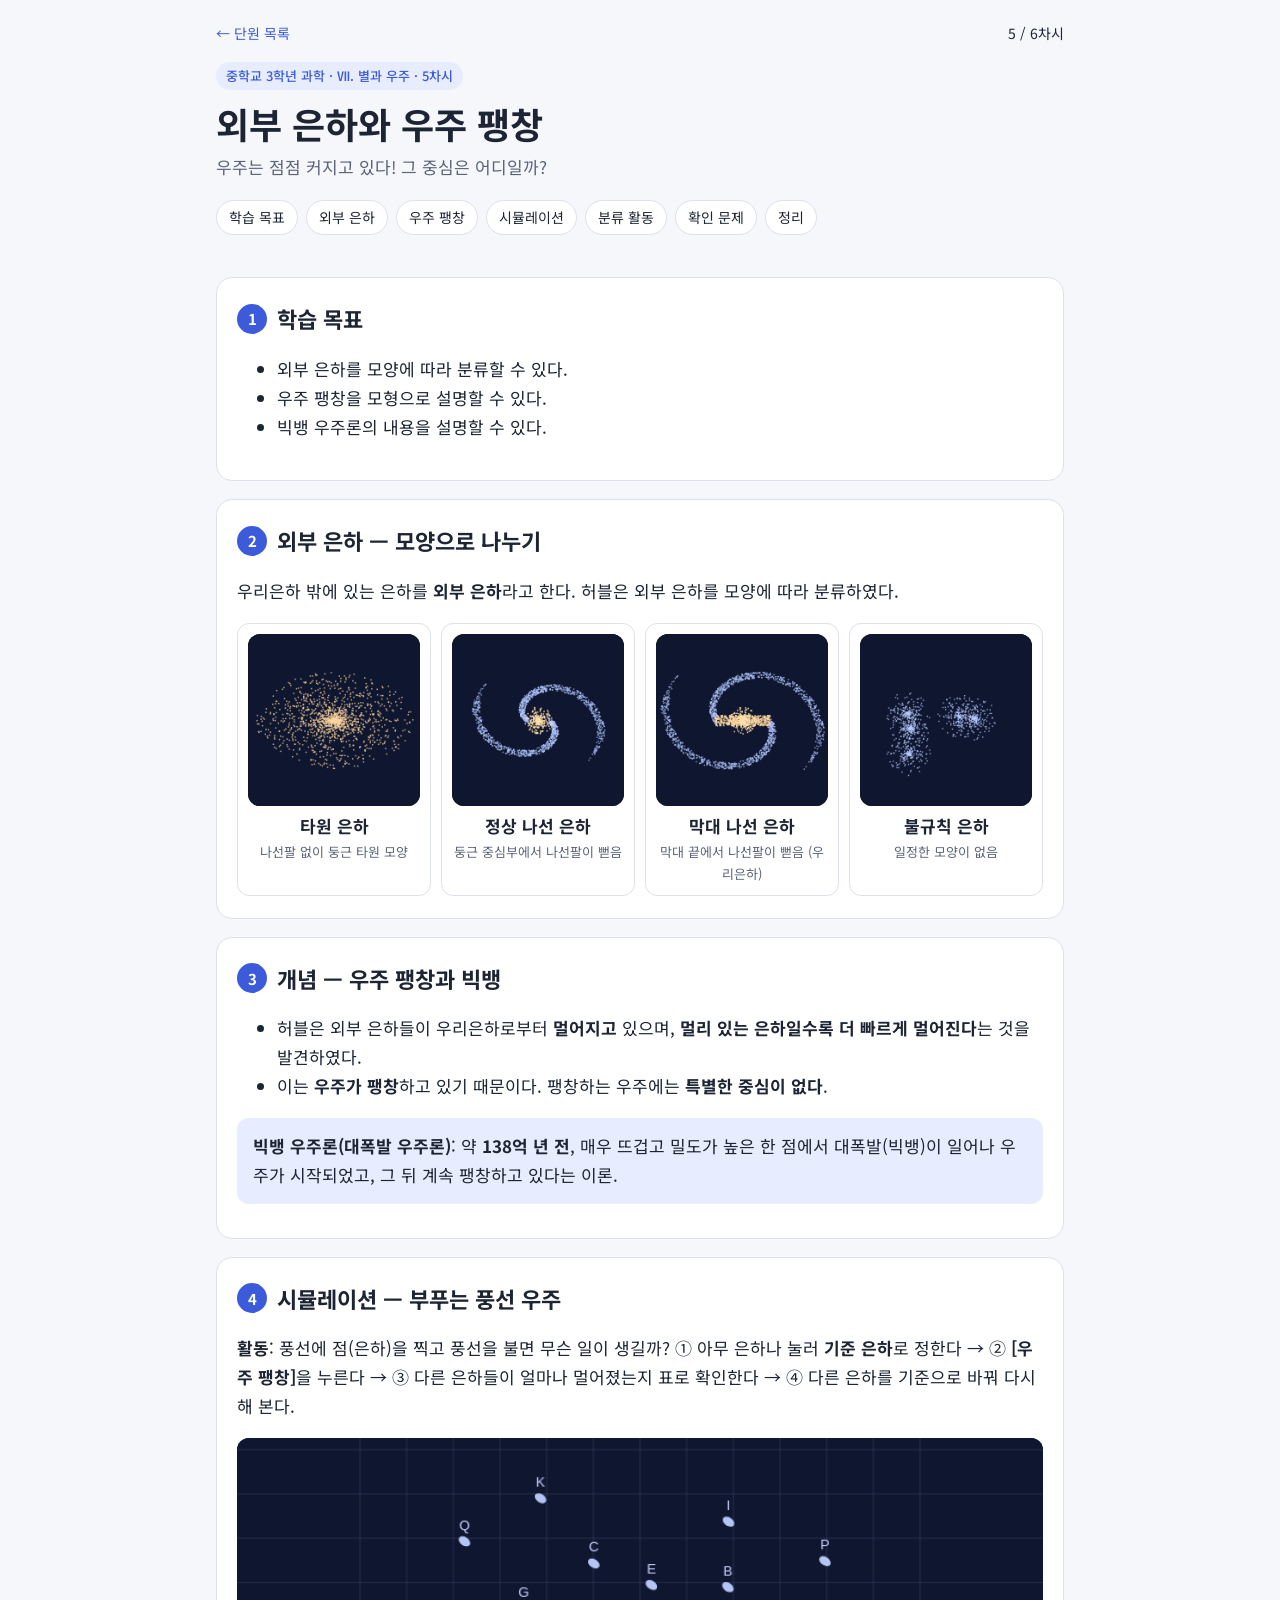
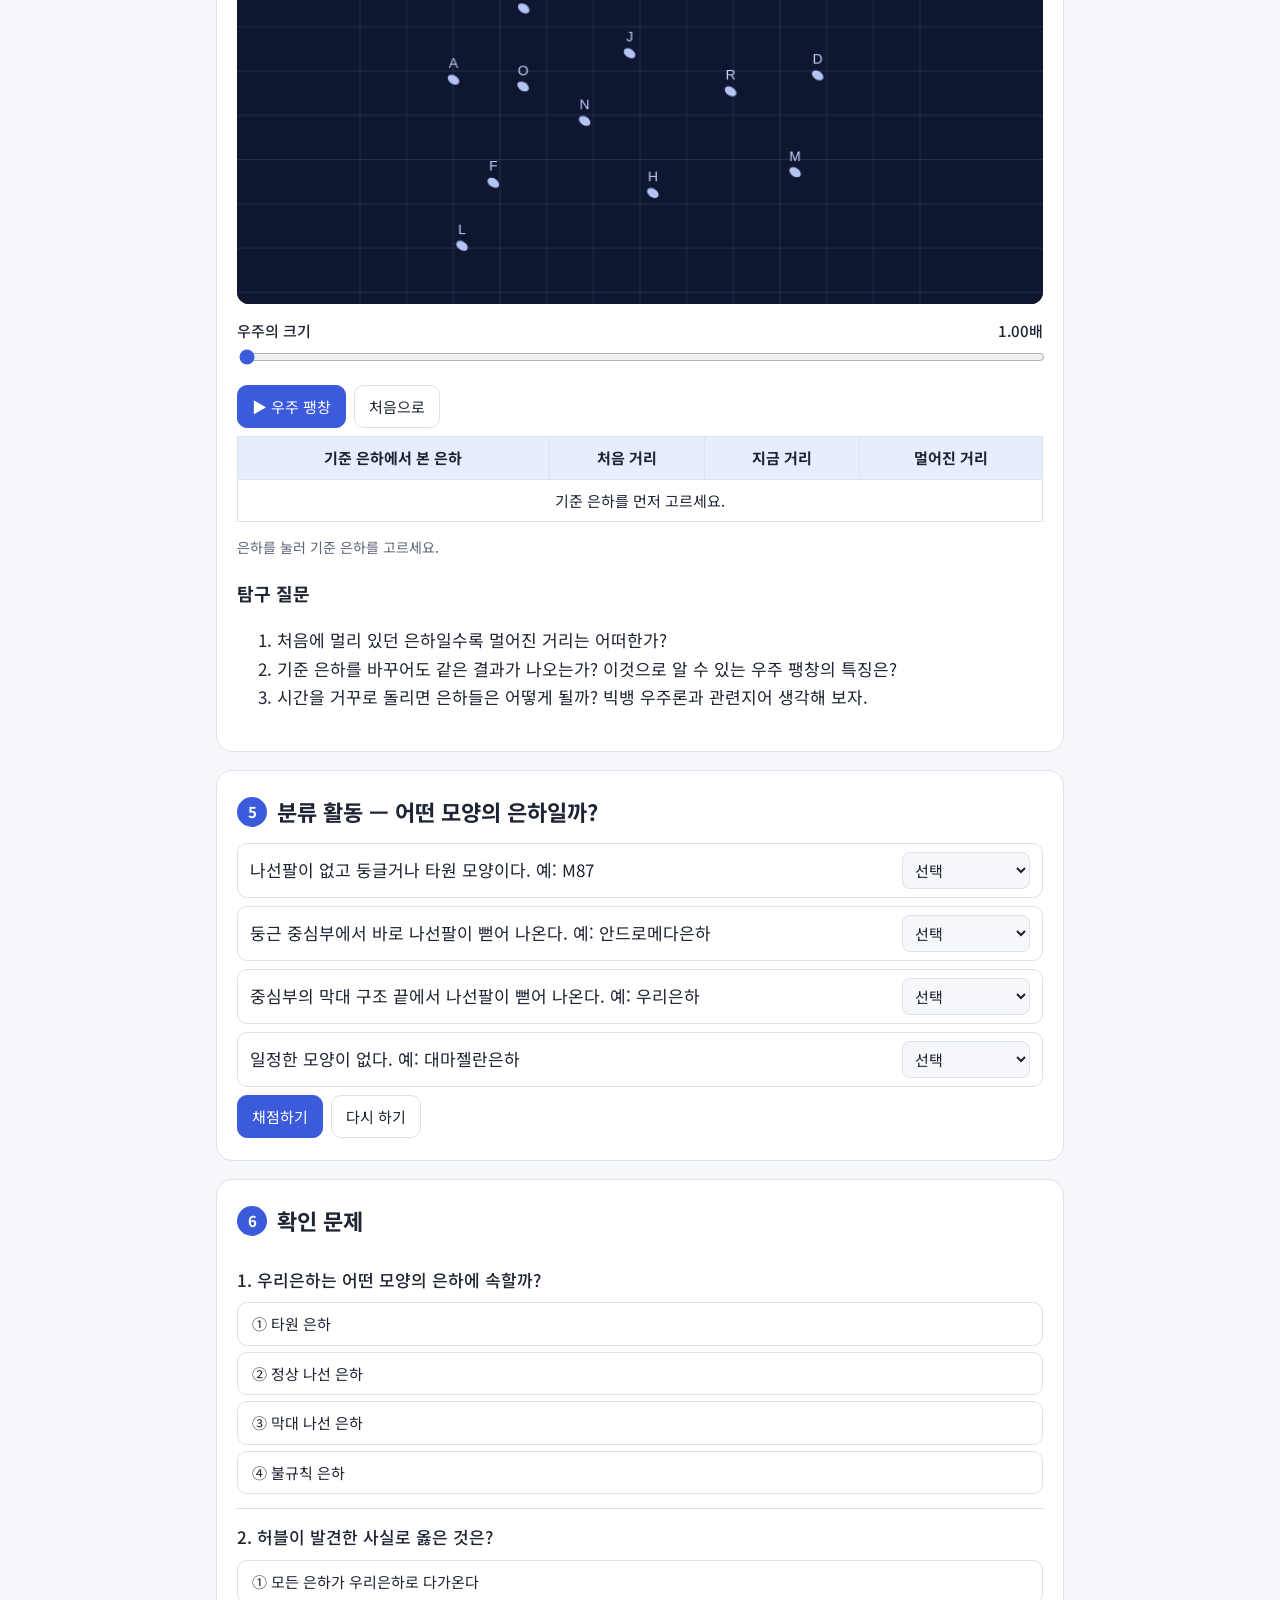
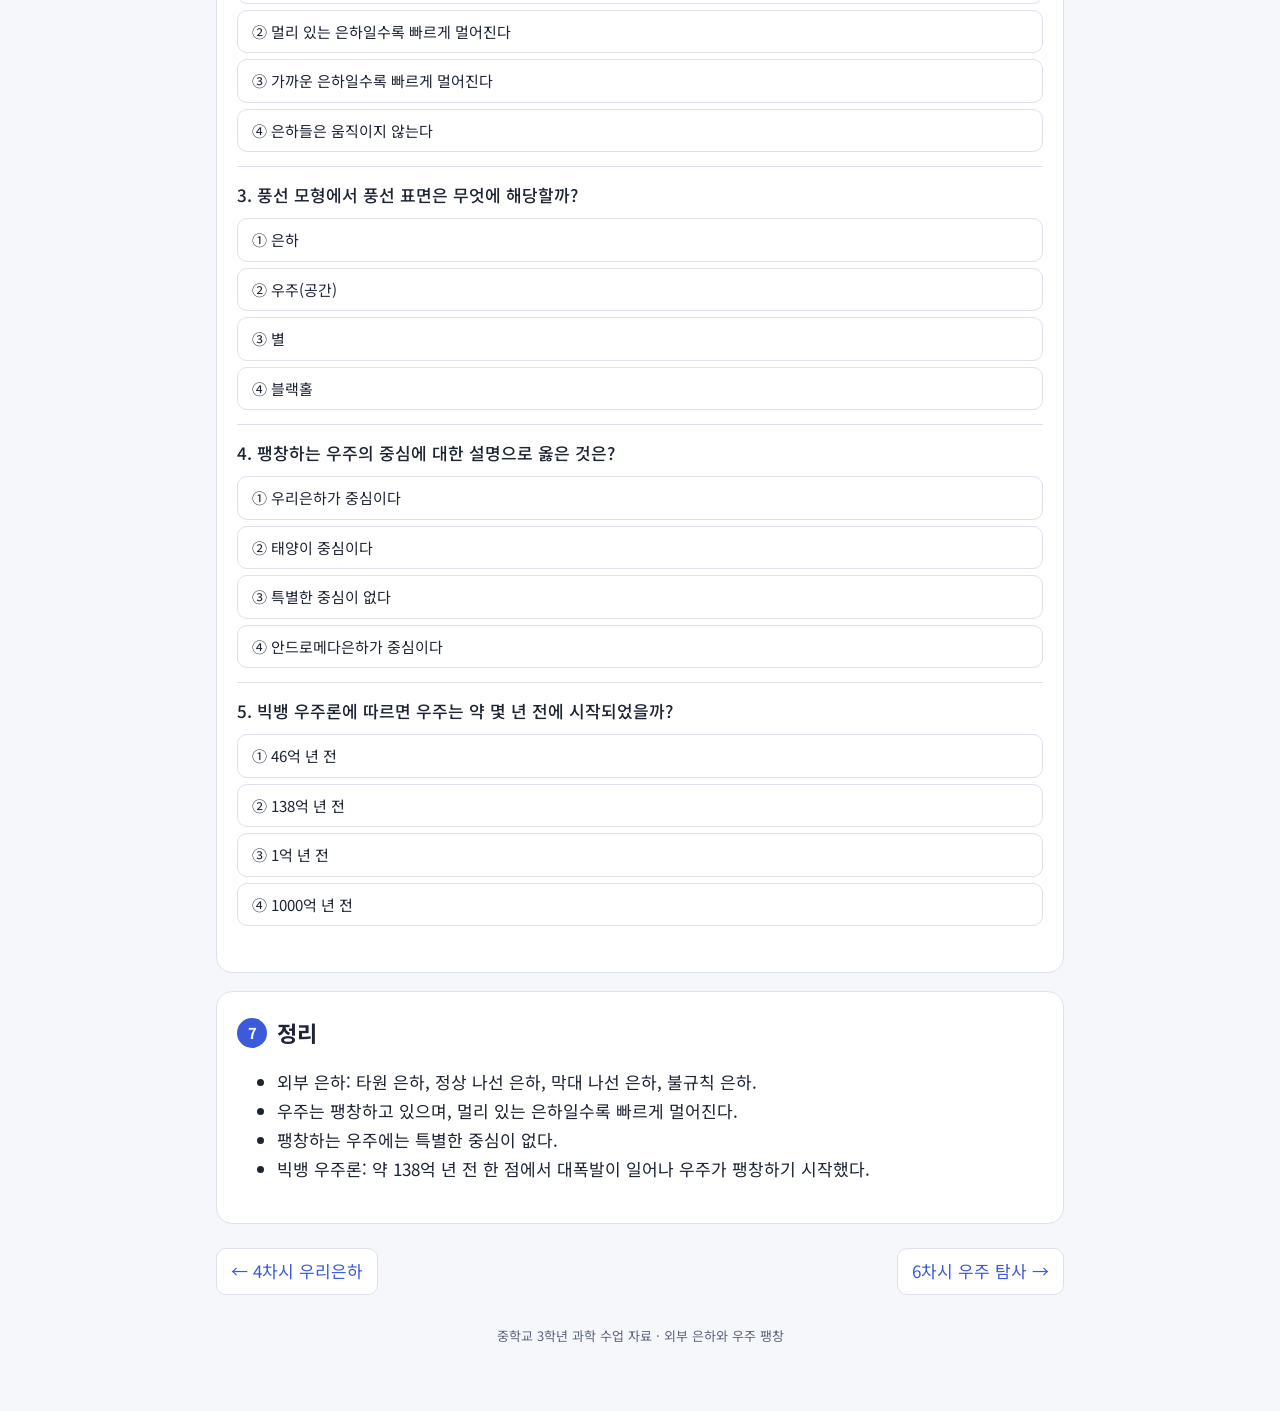
<file: 5-expansion.html>
<!doctype html>
<html lang="ko">
<head>
<meta charset="utf-8">
<meta name="viewport" content="width=device-width, initial-scale=1">
<title>외부 은하와 우주 팽창</title>
<meta name="description" content="중학교 3학년 과학 · 별과 우주 · 5차시 외부 은하와 우주 팽창">
<link rel="preconnect" href="https://fonts.googleapis.com">
<link href="https://fonts.googleapis.com/css2?family=Noto+Sans+KR:wght@400;500;700&display=swap" rel="stylesheet">
<link rel="stylesheet" href="style.css">
<style>
.gtypes{display:grid;grid-template-columns:repeat(auto-fit,minmax(150px,1fr));gap:10px;margin-top:8px}
.gtypes figure{margin:0;border:1px solid var(--line);border-radius:12px;padding:10px;text-align:center}
.gtypes canvas{aspect-ratio:1/1}
.gtypes figcaption{font-weight:700;margin-top:6px}
.gtypes small{display:block;font-weight:400;color:var(--muted);font-size:13px}
</style>
</head>
<body>
<div class="wrap">
<div class="topbar"><a href="./">← 단원 목록</a><span>5 / 6차시</span></div>
<header class="hero">
  <span class="tag">중학교 3학년 과학 · Ⅶ. 별과 우주 · 5차시</span>
  <h1>외부 은하와 우주 팽창</h1>
  <p class="sub">우주는 점점 커지고 있다! 그 중심은 어디일까?</p>
  <nav class="toc"><a href="#s1">학습 목표</a><a href="#s2">외부 은하</a><a href="#s3">우주 팽창</a><a href="#s4">시뮬레이션</a><a href="#s5">분류 활동</a><a href="#s6">확인 문제</a><a href="#s7">정리</a></nav>
</header>

<section class="card" id="s1">
  <h2><span class="num">1</span>학습 목표</h2>
  <ul>
    <li>외부 은하를 모양에 따라 분류할 수 있다.</li>
    <li>우주 팽창을 모형으로 설명할 수 있다.</li>
    <li>빅뱅 우주론의 내용을 설명할 수 있다.</li>
  </ul>
</section>

<section class="card" id="s2">
  <h2><span class="num">2</span>외부 은하 — 모양으로 나누기</h2>
  <p>우리은하 밖에 있는 은하를 <b>외부 은하</b>라고 한다. 허블은 외부 은하를 모양에 따라 분류하였다.</p>
  <div class="gtypes">
    <figure><canvas width="200" height="200" data-type="ell"></canvas><figcaption>타원 은하<small>나선팔 없이 둥근 타원 모양</small></figcaption></figure>
    <figure><canvas width="200" height="200" data-type="spi"></canvas><figcaption>정상 나선 은하<small>둥근 중심부에서 나선팔이 뻗음</small></figcaption></figure>
    <figure><canvas width="200" height="200" data-type="bar"></canvas><figcaption>막대 나선 은하<small>막대 끝에서 나선팔이 뻗음 (우리은하)</small></figcaption></figure>
    <figure><canvas width="200" height="200" data-type="irr"></canvas><figcaption>불규칙 은하<small>일정한 모양이 없음</small></figcaption></figure>
  </div>
</section>

<section class="card" id="s3">
  <h2><span class="num">3</span>개념 — 우주 팽창과 빅뱅</h2>
  <ul>
    <li>허블은 외부 은하들이 우리은하로부터 <b>멀어지고</b> 있으며, <b>멀리 있는 은하일수록 더 빠르게 멀어진다</b>는 것을 발견하였다.</li>
    <li>이는 <b>우주가 팽창</b>하고 있기 때문이다. 팽창하는 우주에는 <b>특별한 중심이 없다</b>.</li>
  </ul>
  <div class="callout"><b>빅뱅 우주론(대폭발 우주론)</b>: 약 <b>138억 년 전</b>, 매우 뜨겁고 밀도가 높은 한 점에서 대폭발(빅뱅)이 일어나 우주가 시작되었고, 그 뒤 계속 팽창하고 있다는 이론.</div>
</section>

<section class="card" id="s4">
  <h2><span class="num">4</span>시뮬레이션 — 부푸는 풍선 우주</h2>
  <p><b>활동</b>: 풍선에 점(은하)을 찍고 풍선을 불면 무슨 일이 생길까? ① 아무 은하나 눌러 <b>기준 은하</b>로 정한다 → ② <b>[우주 팽창]</b>을 누른다 → ③ 다른 은하들이 얼마나 멀어졌는지 표로 확인한다 → ④ 다른 은하를 기준으로 바꿔 다시 해 본다.</p>
  <canvas id="uni" width="760" height="440" aria-label="팽창하는 우주에서 은하 사이의 거리가 멀어지는 모습"></canvas>
  <div class="controls">
    <div class="ctrl">
      <label for="scale"><span>우주의 크기</span><span id="scaleV">1.0배</span></label>
      <input id="scale" type="range" min="1" max="2" step="0.01" value="1">
    </div>
    <div class="btns"><button class="primary" id="go">▶ 우주 팽창</button><button id="reset">처음으로</button></div>
  </div>
  <div class="tbl"><table>
    <thead><tr><th>기준 은하에서 본 은하</th><th>처음 거리</th><th>지금 거리</th><th>멀어진 거리</th></tr></thead>
    <tbody id="tb"></tbody>
  </table></div>
  <p class="note" id="hint">은하를 눌러 기준 은하를 고르세요.</p>
  <h3>탐구 질문</h3>
  <ol>
    <li>처음에 멀리 있던 은하일수록 멀어진 거리는 어떠한가?</li>
    <li>기준 은하를 바꾸어도 같은 결과가 나오는가? 이것으로 알 수 있는 우주 팽창의 특징은?</li>
    <li>시간을 거꾸로 돌리면 은하들은 어떻게 될까? 빅뱅 우주론과 관련지어 생각해 보자.</li>
  </ol>
</section>

<section class="card" id="s5">
  <h2><span class="num">5</span>분류 활동 — 어떤 모양의 은하일까?</h2>
  <div id="cls"></div>
</section>

<section class="card" id="s6">
  <h2><span class="num">6</span>확인 문제</h2>
  <div id="quiz"></div>
  <div class="score" id="score"></div>
</section>

<section class="card" id="s7">
  <h2><span class="num">7</span>정리</h2>
  <ul>
    <li>외부 은하: 타원 은하, 정상 나선 은하, 막대 나선 은하, 불규칙 은하.</li>
    <li>우주는 팽창하고 있으며, 멀리 있는 은하일수록 빠르게 멀어진다.</li>
    <li>팽창하는 우주에는 특별한 중심이 없다.</li>
    <li>빅뱅 우주론: 약 138억 년 전 한 점에서 대폭발이 일어나 우주가 팽창하기 시작했다.</li>
  </ul>
</section>

<div class="pager"><a href="4-galaxy.html">← 4차시 우리은하</a><a href="6-exploration.html">6차시 우주 탐사 →</a></div>
<footer>중학교 3학년 과학 수업 자료 · 외부 은하와 우주 팽창</footer>
</div>
<script src="common.js"></script>
<script>
(function(){
  const {$, css, onTheme} = U;
  let seed = 11; const rnd = () => { seed = (seed*16807) % 2147483647; return seed/2147483647; };

  // ---- 은하 모양 그림 ----
  function drawType(c){
    const x = c.getContext('2d'), W = c.width, H = c.height, t = c.dataset.type; seed = 3;
    x.fillStyle = css('--space'); x.fillRect(0,0,W,H);
    const cxp = W/2, cyp = H/2;
    const dot = (px,py,col,s) => { x.fillStyle = col; x.fillRect(cxp+px, cyp+py, s, s); };
    if(t==='ell'){ for(let i=0;i<1600;i++){ const r = Math.pow(rnd(),1.8)*70, a = rnd()*6.283; dot(r*Math.cos(a)*1.3, r*Math.sin(a)*0.8, 'rgba(255,215,160,0.8)', 1.5); } }
    if(t==='spi'||t==='bar'){
      for(let i=0;i<1400;i++){ const arm=i%2, s=rnd()*2.6, r=(t==='bar'?30:12)+s*26, a=arm*Math.PI+s*1.4+(rnd()-0.5)*0.5; dot(r*Math.cos(a), r*Math.sin(a)*0.85, 'rgba(180,200,255,0.8)', 1.4); }
      if(t==='bar'){ for(let i=0;i<500;i++){ dot((rnd()-0.5)*64, (rnd()-0.5)*12, 'rgba(255,215,160,0.9)', 1.5); } }
      for(let i=0;i<350;i++){ const r=Math.pow(rnd(),2)*16, a=rnd()*6.283; dot(r*Math.cos(a), r*Math.sin(a), 'rgba(255,225,170,0.95)', 1.5); }
    }
    if(t==='irr'){ for(let k=0;k<5;k++){ const ox=(rnd()-0.5)*90, oy=(rnd()-0.5)*80; for(let i=0;i<220;i++){ const r=Math.pow(rnd(),1.5)*25, a=rnd()*6.283; dot(ox+r*Math.cos(a), oy+r*Math.sin(a), 'rgba(185,205,255,0.8)', 1.4); } } }
  }
  const drawTypes = () => document.querySelectorAll('canvas[data-type]').forEach(drawType);

  // ---- 팽창 시뮬레이션 ----
  const cv = $('uni'), g = cv.getContext('2d');
  seed = 42;
  const GAL = [];
  const names = 'ABCDEFGHIJKLMNOPQR'.split('');
  while(GAL.length < names.length){
    const p = {x:(rnd()-0.5)*0.8, y:(rnd()-0.5)*0.8};
    if(GAL.every(q => Math.hypot(q.x-p.x, q.y-p.y) > 0.13)) GAL.push(Object.assign(p,{n:names[GAL.length]}));
  }
  let ref = null, anim = null;
  const S = () => +$('scale').value;
  function screenPos(p){
    const W = cv.width, H = cv.height, k = S(), R = ref ? GAL[ref] : {x:0,y:0}, unit = 440;
    return {x: W/2 + (p.x - R.x)*k*unit, y: H/2 + (p.y - R.y)*k*unit*0.95};
  }
  function draw(){
    const W = cv.width, H = cv.height;
    g.fillStyle = css('--space'); g.fillRect(0,0,W,H);
    // 격자 (공간 자체가 늘어남)
    const k = S(), R = ref ? GAL[ref] : {x:0,y:0};
    g.strokeStyle = 'rgba(140,150,190,0.18)'; g.lineWidth = 1;
    for(let i=-6;i<=6;i++){
      const gx = W/2 + (i*0.1 - R.x)*k*440, gy = H/2 + (i*0.1 - R.y)*k*440*0.95;
      g.beginPath(); g.moveTo(gx,0); g.lineTo(gx,H); g.stroke();
      g.beginPath(); g.moveTo(0,gy); g.lineTo(W,gy); g.stroke();
    }
    g.font = '13px "Noto Sans KR",sans-serif'; g.textAlign = 'center';
    GAL.forEach((p,i) => {
      const s = screenPos(p);
      if(ref !== null && i !== ref && k > 1.001){
        const s0 = {x: W/2 + (p.x-R.x)*440, y: H/2 + (p.y-R.y)*440*0.95};
        g.strokeStyle = css('--star'); g.globalAlpha=.7; g.beginPath(); g.moveTo(s0.x,s0.y); g.lineTo(s.x,s.y); g.stroke(); g.globalAlpha=1;
      }
      const isRef = i === ref;
      g.fillStyle = isRef ? css('--sun') : 'rgba(190,205,255,0.95)';
      g.beginPath(); g.ellipse(s.x, s.y, isRef?9:6, isRef?6:4, 0.6, 0, 7); g.fill();
      g.fillStyle = css('--space-star'); g.fillText(isRef ? p.n+' (기준)' : p.n, s.x, s.y-11);
    });
    $('scaleV').textContent = k.toFixed(2)+'배';
    table();
  }
  function table(){
    const tb = $('tb'); tb.innerHTML = '';
    if(ref === null){ tb.innerHTML = '<tr><td colspan="4">기준 은하를 먼저 고르세요.</td></tr>'; return; }
    const R = GAL[ref], k = S();
    const rows = GAL.map((p,i)=>({n:p.n, d:Math.hypot(p.x-R.x,p.y-R.y)*100, i})).filter(r=>r.i!==ref).sort((a,b)=>a.d-b.d).slice(0,5);
    rows.forEach(r => { const tr=document.createElement('tr'); tr.innerHTML = `<td>${r.n}</td><td>${r.d.toFixed(0)}</td><td>${(r.d*k).toFixed(0)}</td><td><b>${(r.d*(k-1)).toFixed(0)}</b></td>`; tb.appendChild(tr); });
    $('hint').textContent = k > 1.001
      ? '처음 거리가 2배인 은하는 멀어진 거리도 2배! 멀리 있을수록 더 빨리 멀어져요. (거리 단위는 임의)'
      : '은하 ' + GAL[ref].n + '를 기준으로 정했어요. 이제 [우주 팽창]을 눌러 보세요.';
  }
  cv.addEventListener('click', e => {
    const r = cv.getBoundingClientRect(), mx = (e.clientX-r.left)*cv.width/r.width, my = (e.clientY-r.top)*cv.height/r.height;
    let best = null, bd = 30;
    GAL.forEach((p,i)=>{ const s = screenPos(p), d = Math.hypot(s.x-mx, s.y-my); if(d < bd){ bd = d; best = i; } });
    if(best !== null){ ref = best; $('scale').value = 1; draw(); }
  });
  $('scale').addEventListener('input', draw);
  $('go').addEventListener('click', () => {
    if(ref === null){ ref = 0; }
    if(anim) cancelAnimationFrame(anim);
    $('scale').value = 1; const t0 = performance.now();
    const step = now => { const f = Math.min(1,(now-t0)/2500); $('scale').value = 1 + f; draw(); if(f<1) anim = requestAnimationFrame(step); };
    anim = requestAnimationFrame(step);
  });
  $('reset').addEventListener('click', () => { $('scale').value = 1; draw(); });
  onTheme(() => { drawTypes(); draw(); });
  drawTypes(); draw();

  const C = ['타원 은하','정상 나선 은하','막대 나선 은하','불규칙 은하'];
  U.classify('cls', [
    {t:'나선팔이 없고 둥글거나 타원 모양이다. 예: M87', a:C[0]},
    {t:'둥근 중심부에서 바로 나선팔이 뻗어 나온다. 예: 안드로메다은하', a:C[1]},
    {t:'중심부의 막대 구조 끝에서 나선팔이 뻗어 나온다. 예: 우리은하', a:C[2]},
    {t:'일정한 모양이 없다. 예: 대마젤란은하', a:C[3]}
  ], C);

  U.quiz('quiz','score',[
    {q:'우리은하는 어떤 모양의 은하에 속할까?', o:['타원 은하','정상 나선 은하','막대 나선 은하','불규칙 은하'], a:2, e:'우리은하는 막대 나선 은하이다.'},
    {q:'허블이 발견한 사실로 옳은 것은?', o:['모든 은하가 우리은하로 다가온다','멀리 있는 은하일수록 빠르게 멀어진다','가까운 은하일수록 빠르게 멀어진다','은하들은 움직이지 않는다'], a:1, e:'멀리 있는 은하일수록 더 빠르게 멀어진다.'},
    {q:'풍선 모형에서 풍선 표면은 무엇에 해당할까?', o:['은하','우주(공간)','별','블랙홀'], a:1, e:'풍선 표면은 우주 공간, 표면의 점은 은하에 해당한다.'},
    {q:'팽창하는 우주의 중심에 대한 설명으로 옳은 것은?', o:['우리은하가 중심이다','태양이 중심이다','특별한 중심이 없다','안드로메다은하가 중심이다'], a:2, e:'어느 은하에서 보아도 다른 은하가 멀어지므로 특별한 중심이 없다.'},
    {q:'빅뱅 우주론에 따르면 우주는 약 몇 년 전에 시작되었을까?', o:['46억 년 전','138억 년 전','1억 년 전','1000억 년 전'], a:1, e:'약 138억 년 전 대폭발로 시작되었다. (46억 년은 지구·태양계의 나이)'}
  ]);
})();
</script>
</body>
</html>
</file>
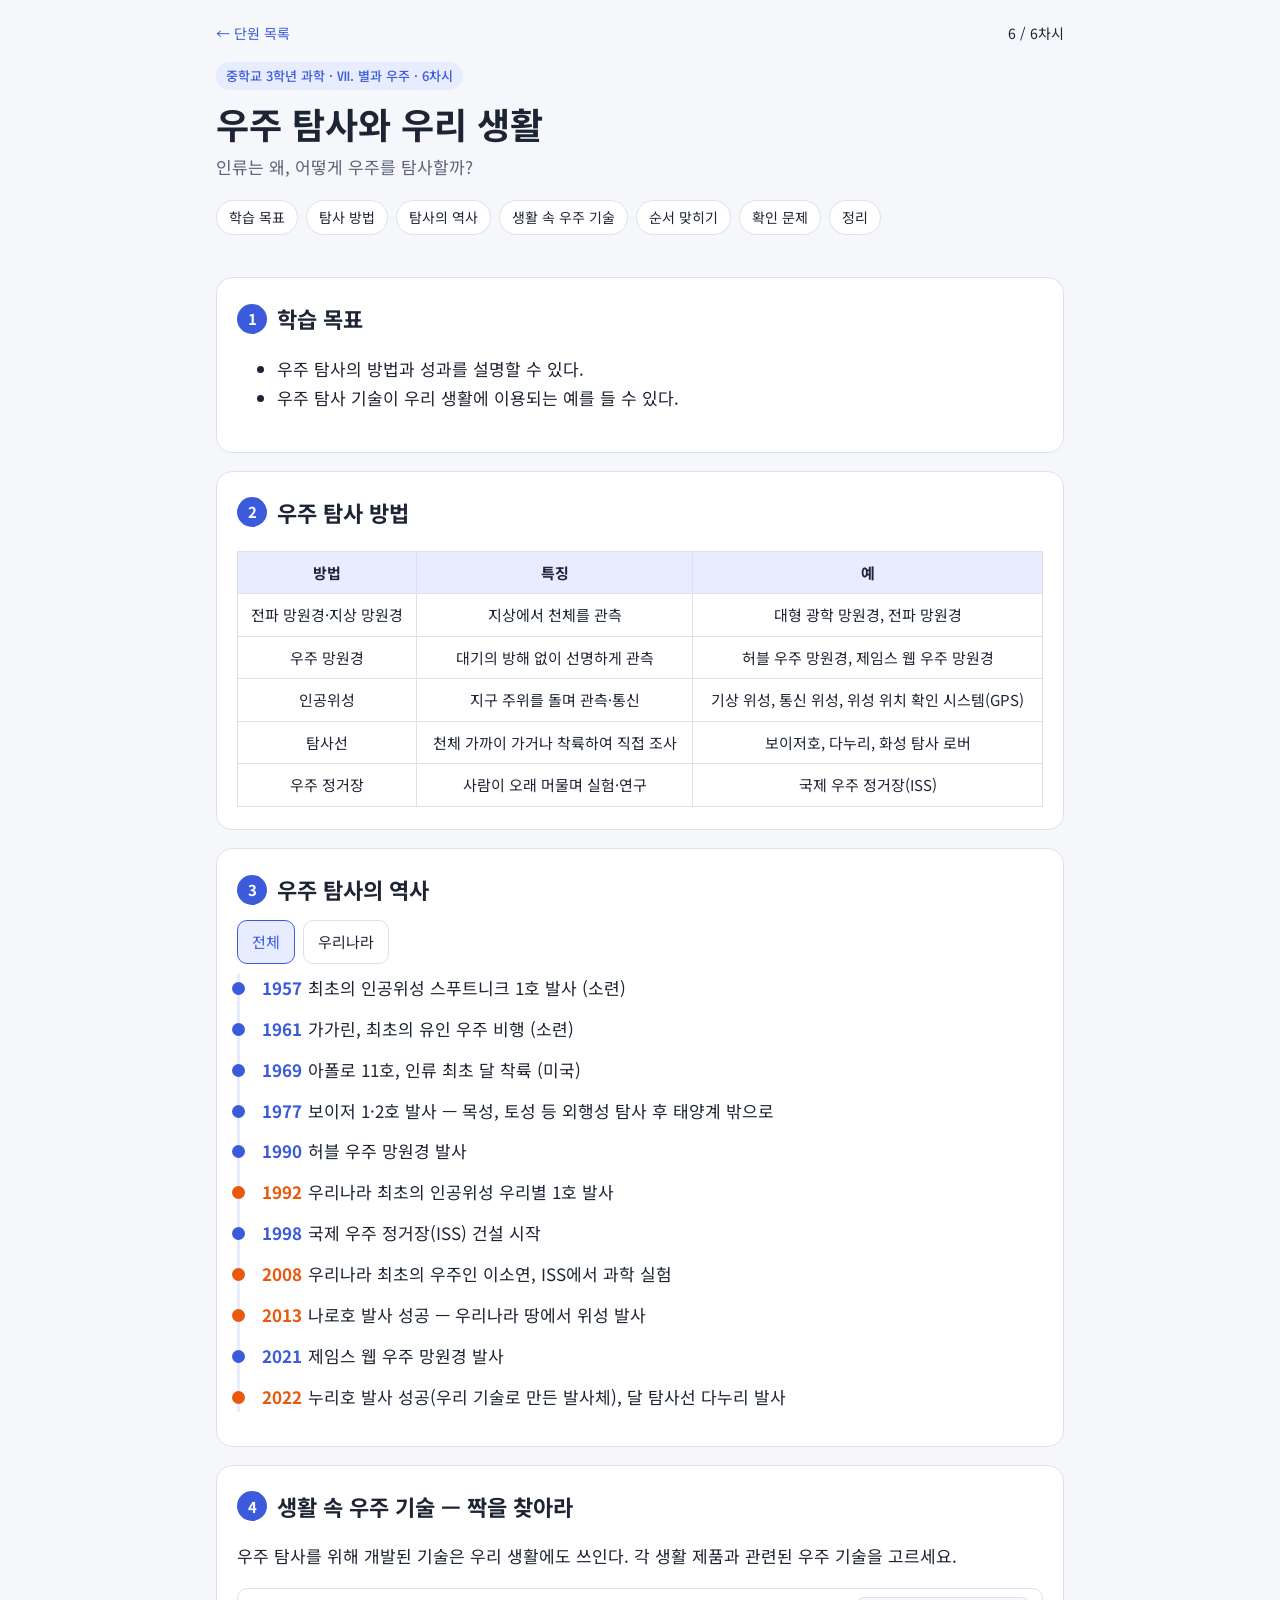
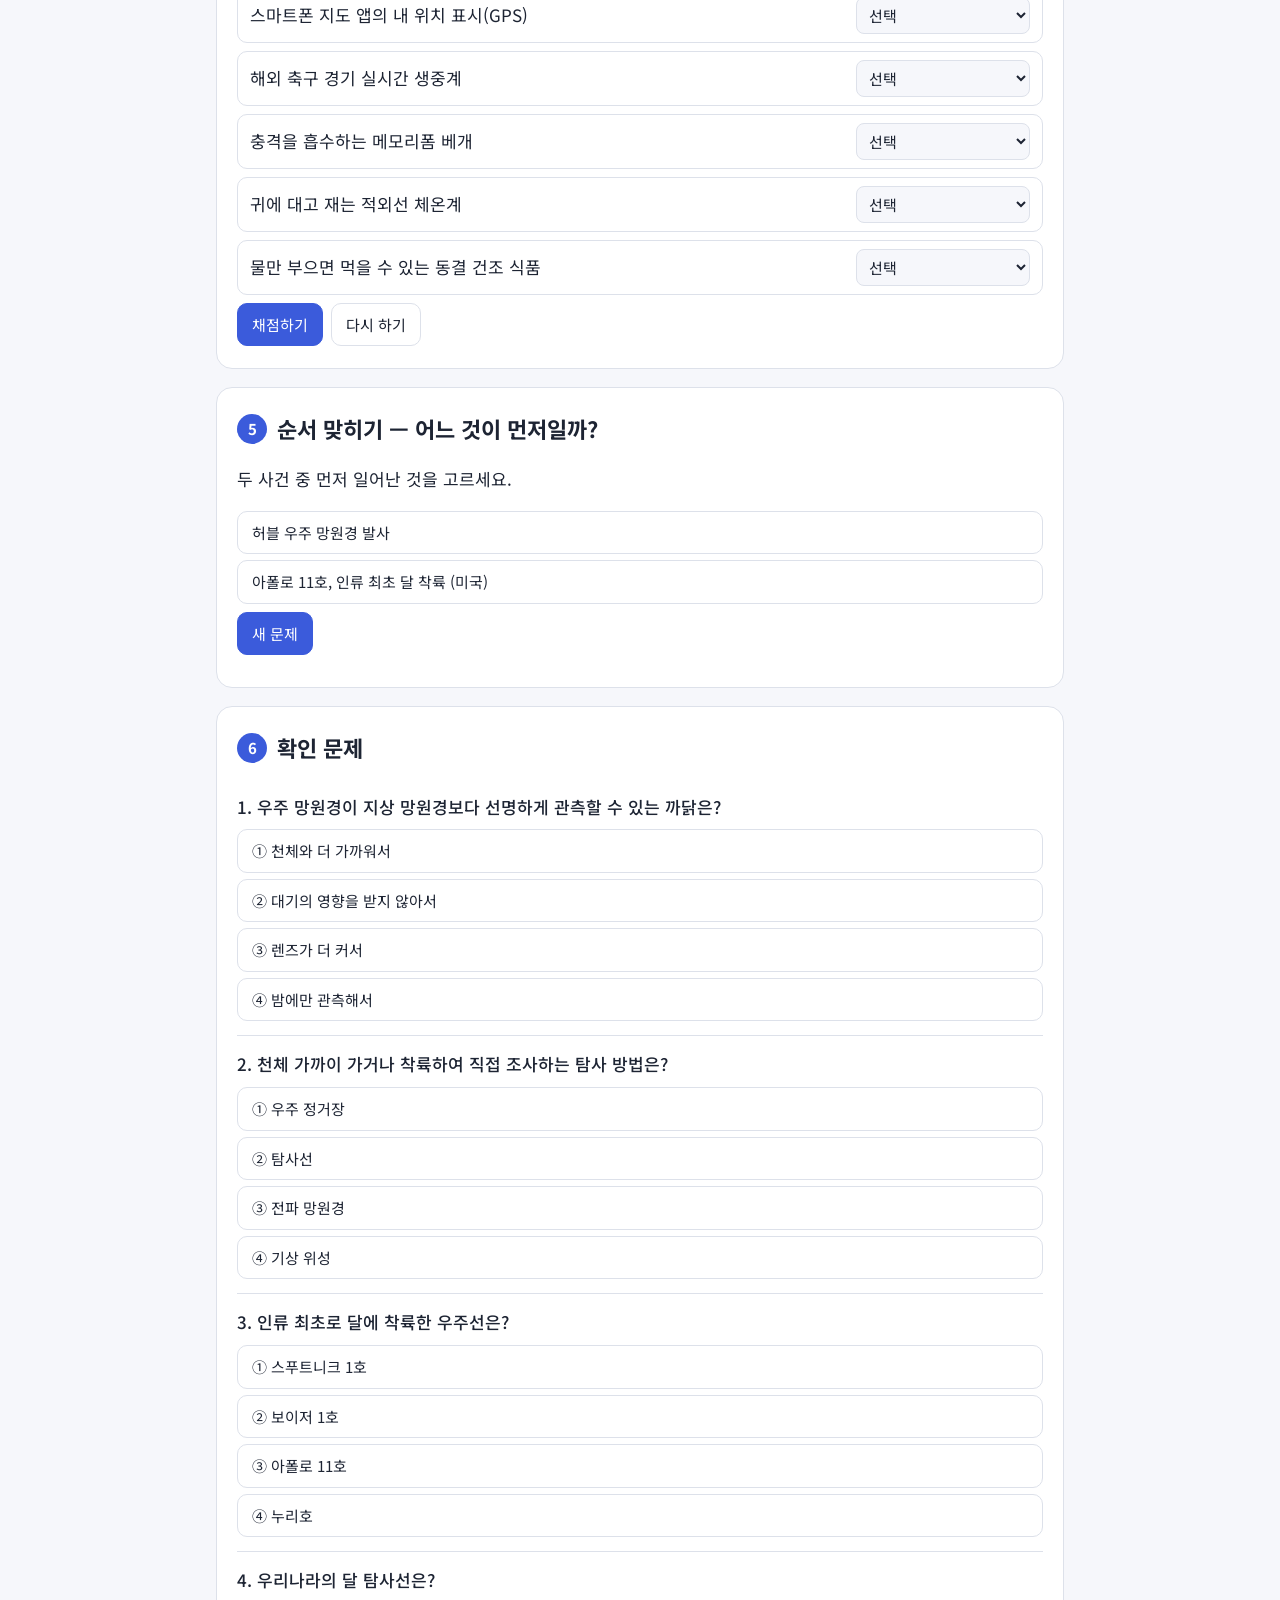
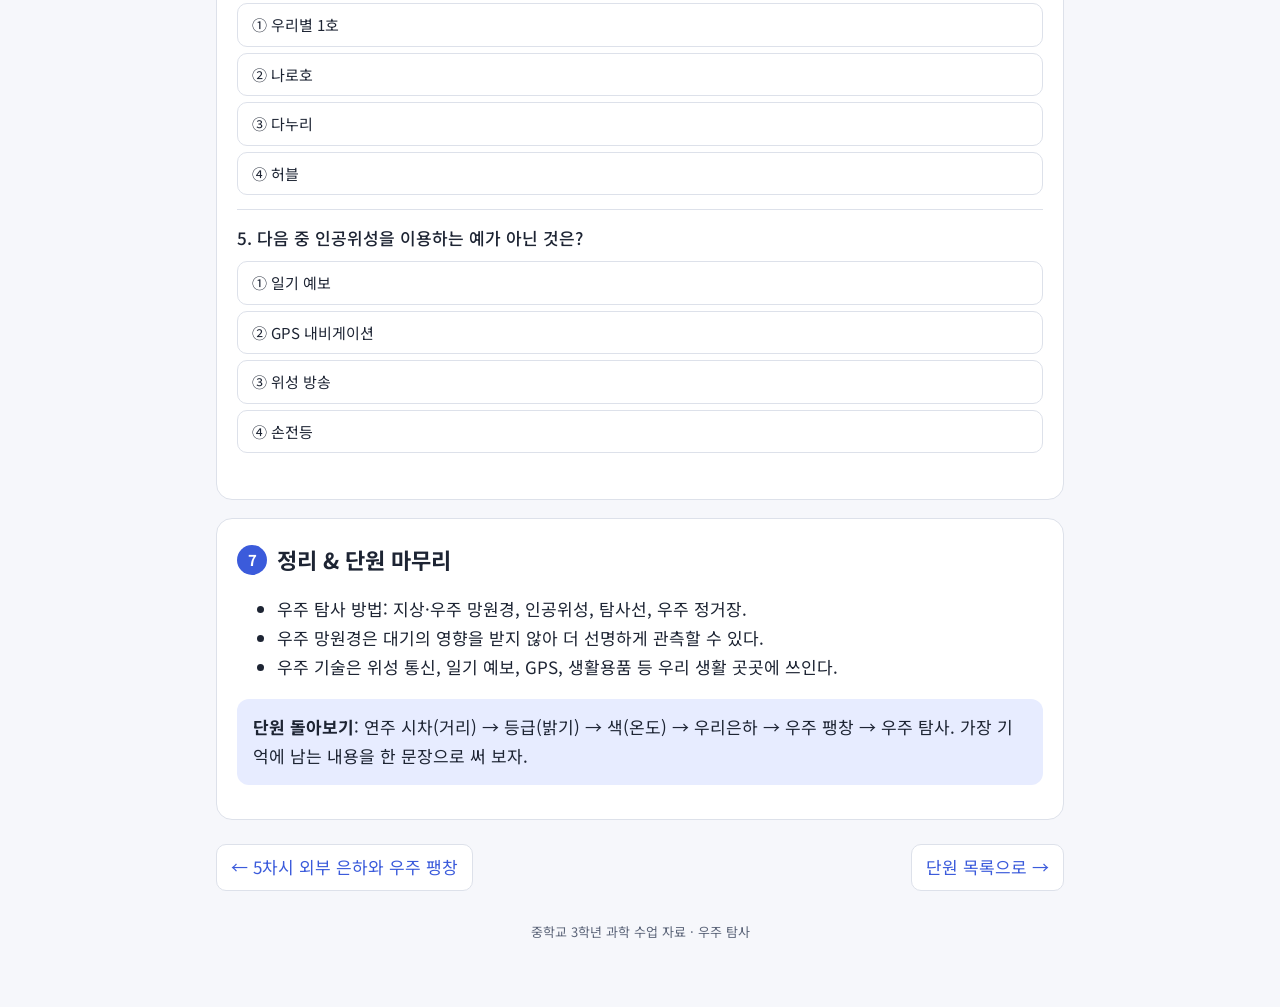
<file: 6-exploration.html>
<!doctype html>
<html lang="ko">
<head>
<meta charset="utf-8">
<meta name="viewport" content="width=device-width, initial-scale=1">
<title>우주 탐사</title>
<meta name="description" content="중학교 3학년 과학 · 별과 우주 · 6차시 우주 탐사와 우리 생활">
<link rel="preconnect" href="https://fonts.googleapis.com">
<link href="https://fonts.googleapis.com/css2?family=Noto+Sans+KR:wght@400;500;700&display=swap" rel="stylesheet">
<link rel="stylesheet" href="style.css">
<style>
.tl{position:relative;margin:10px 0 0;padding-left:22px;border-left:3px solid var(--accent-soft)}
.tl li{list-style:none;position:relative;margin:0 0 12px}
.tl li::before{content:"";position:absolute;left:-30px;top:8px;width:13px;height:13px;border-radius:50%;background:var(--accent)}
.tl li.kr::before{background:var(--star)}
.tl b{color:var(--accent);margin-right:6px}
.tl li.kr b{color:var(--star)}
.tl li.hide{display:none}
</style>
</head>
<body>
<div class="wrap">
<div class="topbar"><a href="./">← 단원 목록</a><span>6 / 6차시</span></div>
<header class="hero">
  <span class="tag">중학교 3학년 과학 · Ⅶ. 별과 우주 · 6차시</span>
  <h1>우주 탐사와 우리 생활</h1>
  <p class="sub">인류는 왜, 어떻게 우주를 탐사할까?</p>
  <nav class="toc"><a href="#s1">학습 목표</a><a href="#s2">탐사 방법</a><a href="#s3">탐사의 역사</a><a href="#s4">생활 속 우주 기술</a><a href="#s5">순서 맞히기</a><a href="#s6">확인 문제</a><a href="#s7">정리</a></nav>
</header>

<section class="card" id="s1">
  <h2><span class="num">1</span>학습 목표</h2>
  <ul>
    <li>우주 탐사의 방법과 성과를 설명할 수 있다.</li>
    <li>우주 탐사 기술이 우리 생활에 이용되는 예를 들 수 있다.</li>
  </ul>
</section>

<section class="card" id="s2">
  <h2><span class="num">2</span>우주 탐사 방법</h2>
  <div class="tbl"><table>
    <thead><tr><th>방법</th><th>특징</th><th>예</th></tr></thead>
    <tbody>
      <tr><td>전파 망원경·지상 망원경</td><td>지상에서 천체를 관측</td><td>대형 광학 망원경, 전파 망원경</td></tr>
      <tr><td>우주 망원경</td><td>대기의 방해 없이 선명하게 관측</td><td>허블 우주 망원경, 제임스 웹 우주 망원경</td></tr>
      <tr><td>인공위성</td><td>지구 주위를 돌며 관측·통신</td><td>기상 위성, 통신 위성, 위성 위치 확인 시스템(GPS)</td></tr>
      <tr><td>탐사선</td><td>천체 가까이 가거나 착륙하여 직접 조사</td><td>보이저호, 다누리, 화성 탐사 로버</td></tr>
      <tr><td>우주 정거장</td><td>사람이 오래 머물며 실험·연구</td><td>국제 우주 정거장(ISS)</td></tr>
    </tbody>
  </table></div>
</section>

<section class="card" id="s3">
  <h2><span class="num">3</span>우주 탐사의 역사</h2>
  <div class="btns"><button class="on" id="fAll">전체</button><button id="fKr">우리나라</button></div>
  <ul class="tl" id="tl">
    <li><b>1957</b>최초의 인공위성 스푸트니크 1호 발사 (소련)</li>
    <li><b>1961</b>가가린, 최초의 유인 우주 비행 (소련)</li>
    <li><b>1969</b>아폴로 11호, 인류 최초 달 착륙 (미국)</li>
    <li><b>1977</b>보이저 1·2호 발사 — 목성, 토성 등 외행성 탐사 후 태양계 밖으로</li>
    <li><b>1990</b>허블 우주 망원경 발사</li>
    <li class="kr"><b>1992</b>우리나라 최초의 인공위성 우리별 1호 발사</li>
    <li><b>1998</b>국제 우주 정거장(ISS) 건설 시작</li>
    <li class="kr"><b>2008</b>우리나라 최초의 우주인 이소연, ISS에서 과학 실험</li>
    <li class="kr"><b>2013</b>나로호 발사 성공 — 우리나라 땅에서 위성 발사</li>
    <li><b>2021</b>제임스 웹 우주 망원경 발사</li>
    <li class="kr"><b>2022</b>누리호 발사 성공(우리 기술로 만든 발사체), 달 탐사선 다누리 발사</li>
  </ul>
</section>

<section class="card" id="s4">
  <h2><span class="num">4</span>생활 속 우주 기술 — 짝을 찾아라</h2>
  <p>우주 탐사를 위해 개발된 기술은 우리 생활에도 쓰인다. 각 생활 제품과 관련된 우주 기술을 고르세요.</p>
  <div id="cls"></div>
</section>

<section class="card" id="s5">
  <h2><span class="num">5</span>순서 맞히기 — 어느 것이 먼저일까?</h2>
  <p>두 사건 중 먼저 일어난 것을 고르세요.</p>
  <div id="order"></div>
  <div class="btns" style="margin-top:8px"><button class="primary" id="nextO">새 문제</button></div>
  <div class="fb" id="ofb"></div>
  <div class="score" id="oscore"></div>
</section>

<section class="card" id="s6">
  <h2><span class="num">6</span>확인 문제</h2>
  <div id="quiz"></div>
  <div class="score" id="score"></div>
</section>

<section class="card" id="s7">
  <h2><span class="num">7</span>정리 &amp; 단원 마무리</h2>
  <ul>
    <li>우주 탐사 방법: 지상·우주 망원경, 인공위성, 탐사선, 우주 정거장.</li>
    <li>우주 망원경은 대기의 영향을 받지 않아 더 선명하게 관측할 수 있다.</li>
    <li>우주 기술은 위성 통신, 일기 예보, GPS, 생활용품 등 우리 생활 곳곳에 쓰인다.</li>
  </ul>
  <div class="callout"><b>단원 돌아보기</b>: 연주 시차(거리) → 등급(밝기) → 색(온도) → 우리은하 → 우주 팽창 → 우주 탐사. 가장 기억에 남는 내용을 한 문장으로 써 보자.</div>
</section>

<div class="pager"><a href="5-expansion.html">← 5차시 외부 은하와 우주 팽창</a><a href="./">단원 목록으로 →</a></div>
<footer>중학교 3학년 과학 수업 자료 · 우주 탐사</footer>
</div>
<script src="common.js"></script>
<script>
(function(){
  const {$} = U;
  function filt(kr){ document.querySelectorAll('#tl li').forEach(li => li.classList.toggle('hide', kr && !li.classList.contains('kr'))); $('fAll').classList.toggle('on',!kr); $('fKr').classList.toggle('on',kr); }
  $('fAll').addEventListener('click',()=>filt(false)); $('fKr').addEventListener('click',()=>filt(true));

  const C = ['위성 통신 기술','인공위성 위치 측정','우주복 소재·충격 흡수','적외선 온도 측정','우주 식량 보존'];
  U.classify('cls', [
    {t:'스마트폰 지도 앱의 내 위치 표시(GPS)', a:C[1]},
    {t:'해외 축구 경기 실시간 생중계', a:C[0]},
    {t:'충격을 흡수하는 메모리폼 베개', a:C[2]},
    {t:'귀에 대고 재는 적외선 체온계', a:C[3]},
    {t:'물만 부으면 먹을 수 있는 동결 건조 식품', a:C[4]}
  ], C);

  // 순서 맞히기
  const EV = Array.from(document.querySelectorAll('#tl li')).map(li => ({y:+li.querySelector('b').textContent, t:li.textContent.replace(/^\d{4}/,'').trim()}));
  let ok = 0, tot = 0;
  function nextO(){
    let a, b; do { a = EV[Math.floor(Math.random()*EV.length)]; b = EV[Math.floor(Math.random()*EV.length)]; } while(a.y === b.y);
    const box = $('order'); box.innerHTML = ''; box.className = 'opts'; $('ofb').className = 'fb';
    [a,b].forEach(e => {
      const btn = document.createElement('button'); btn.textContent = e.t;
      btn.addEventListener('click', () => {
        if(box.dataset.done) return; box.dataset.done = 1; tot++;
        const first = a.y < b.y ? a : b, right = e === first; if(right) ok++;
        [...box.children].forEach((c,i)=> c.classList.add([a,b][i]===first ? 'right' : 'wrong'));
        $('ofb').className = 'fb ' + (right ? 'ok' : 'no');
        $('ofb').textContent = (right ? '정답! ' : '아쉬워요. ') + `${first.t} (${first.y}년)이 먼저예요.`;
        $('oscore').textContent = `${tot}문제 중 ${ok}개 정답`;
      });
      box.appendChild(btn);
    });
    delete box.dataset.done;
  }
  $('nextO').addEventListener('click', nextO); nextO();

  U.quiz('quiz','score',[
    {q:'우주 망원경이 지상 망원경보다 선명하게 관측할 수 있는 까닭은?', o:['천체와 더 가까워서','대기의 영향을 받지 않아서','렌즈가 더 커서','밤에만 관측해서'], a:1, e:'우주에는 빛을 흔들고 흡수하는 대기가 없다.'},
    {q:'천체 가까이 가거나 착륙하여 직접 조사하는 탐사 방법은?', o:['우주 정거장','탐사선','전파 망원경','기상 위성'], a:1, e:'보이저호, 다누리 같은 탐사선이 천체를 직접 조사한다.'},
    {q:'인류 최초로 달에 착륙한 우주선은?', o:['스푸트니크 1호','보이저 1호','아폴로 11호','누리호'], a:2, e:'1969년 아폴로 11호가 달에 착륙했다.'},
    {q:'우리나라의 달 탐사선은?', o:['우리별 1호','나로호','다누리','허블'], a:2, e:'다누리는 2022년 발사된 우리나라 최초의 달 궤도 탐사선이다.'},
    {q:'다음 중 인공위성을 이용하는 예가 아닌 것은?', o:['일기 예보','GPS 내비게이션','위성 방송','손전등'], a:3, e:'손전등은 인공위성과 관계가 없다.'}
  ]);
})();
</script>
</body>
</html>
</file>
<file: style.css>
:root{
  --bg:#f6f7fb; --card:#ffffff; --text:#1d2433; --muted:#5b6478; --line:#dde1ea;
  --accent:#3b5bdb; --accent-soft:#e7ecff; --good:#2b8a3e; --good-soft:#e6f4ea;
  --bad:#c92a2a; --bad-soft:#fdecec; --sun:#f59f00; --earth:#1c7ed6; --star:#e8590c;
  --space:#0f1630; --space-star:#c9d3ff; --orbit:#8a94b0;
}
@media (prefers-color-scheme: dark){
  :root:not([data-theme="light"]){
    --bg:#0e1220; --card:#171c2e; --text:#e6e9f2; --muted:#a0a8bd; --line:#2a3148;
    --accent:#7c94ff; --accent-soft:#232b4d; --good:#69db7c; --good-soft:#1d3326;
    --bad:#ff8787; --bad-soft:#3a1f22; --sun:#ffc034; --earth:#4dabf7; --star:#ff922b;
    --space:#070b18; --space-star:#c9d3ff; --orbit:#6b7594;
  }
}
:root[data-theme="dark"]{
  --bg:#0e1220; --card:#171c2e; --text:#e6e9f2; --muted:#a0a8bd; --line:#2a3148;
  --accent:#7c94ff; --accent-soft:#232b4d; --good:#69db7c; --good-soft:#1d3326;
  --bad:#ff8787; --bad-soft:#3a1f22; --sun:#ffc034; --earth:#4dabf7; --star:#ff922b;
  --space:#070b18; --space-star:#c9d3ff; --orbit:#6b7594;
}
*{box-sizing:border-box}
html{-webkit-text-size-adjust:100%}
body{margin:0;background:var(--bg);color:var(--text);font-family:"Noto Sans KR",system-ui,sans-serif;line-height:1.7;font-size:17px}
.wrap{max-width:880px;margin:0 auto;padding:16px 16px 64px}
.topbar{display:flex;justify-content:space-between;gap:8px;flex-wrap:wrap;font-size:14px;padding:6px 0}
.topbar a{color:var(--accent);text-decoration:none}
header.hero{padding:8px 0 16px}
.tag{display:inline-block;font-size:13px;font-weight:500;color:var(--accent);background:var(--accent-soft);padding:3px 10px;border-radius:999px}
h1{font-size:clamp(26px,5vw,36px);margin:10px 0 6px;line-height:1.3}
.sub{color:var(--muted);margin:0}
nav.toc{display:flex;flex-wrap:wrap;gap:8px;margin:18px 0 8px}
nav.toc a{font-size:14px;color:var(--text);text-decoration:none;border:1px solid var(--line);background:var(--card);padding:5px 12px;border-radius:999px}
nav.toc a:hover{border-color:var(--accent);color:var(--accent)}
section.card{background:var(--card);border:1px solid var(--line);border-radius:16px;padding:22px 20px;margin:18px 0}
h2{font-size:22px;margin:0 0 12px;display:flex;align-items:center;gap:10px}
h2 .num{flex:none;width:30px;height:30px;border-radius:50%;background:var(--accent);color:#fff;font-size:15px;display:grid;place-items:center}
h3{font-size:18px;margin:18px 0 6px}
.callout{background:var(--accent-soft);border-radius:12px;padding:14px 16px;margin:12px 0}
.formula{font-size:clamp(19px,4vw,24px);font-weight:700;text-align:center;padding:14px;border:2px dashed var(--accent);border-radius:12px;margin:14px 0}
.formula small{display:block;font-size:14px;font-weight:400;color:var(--muted)}
.sim-grid{display:grid;grid-template-columns:1fr;gap:14px}
@media(min-width:760px){.sim-grid{grid-template-columns:1.1fr 1fr}}
canvas{width:100%;display:block;border-radius:12px;background:var(--space)}
.panel-label{font-size:14px;color:var(--muted);margin:0 0 6px}
.controls{display:grid;gap:12px;margin-top:14px}
.ctrl label{display:flex;justify-content:space-between;font-size:15px;font-weight:500}
.ctrl input[type=range]{width:100%;accent-color:var(--accent)}
.btns{display:flex;flex-wrap:wrap;gap:8px}
button{font:inherit;font-size:15px;border:1px solid var(--line);background:var(--card);color:var(--text);padding:8px 14px;border-radius:10px;cursor:pointer}
button.primary{background:var(--accent);border-color:var(--accent);color:#fff}
button:hover{border-color:var(--accent)}
button.on{background:var(--accent-soft);border-color:var(--accent);color:var(--accent)}
.readout{display:grid;grid-template-columns:repeat(auto-fit,minmax(150px,1fr));gap:10px;margin-top:12px}
.stat{border:1px solid var(--line);border-radius:12px;padding:10px 12px}
.stat .k{font-size:13px;color:var(--muted)}
.stat .v{font-size:20px;font-weight:700}
.note{font-size:14px;color:var(--muted)}
.tbl{overflow-x:auto}
table{width:100%;border-collapse:collapse;font-size:15px;margin-top:8px}
th,td{border:1px solid var(--line);padding:8px;text-align:center}
th{background:var(--accent-soft)}
select,input[type=number]{font:inherit;font-size:15px;padding:6px 8px;border:1px solid var(--line);border-radius:8px;background:var(--bg);color:var(--text)}
.fb{margin-top:8px;padding:8px 12px;border-radius:10px;display:none}
.fb.ok{display:block;background:var(--good-soft);color:var(--good)}
.fb.no{display:block;background:var(--bad-soft);color:var(--bad)}
.q{border-top:1px solid var(--line);padding:14px 0}
.q:first-of-type{border-top:none}
.q p{margin:0 0 8px;font-weight:500}
.opts{display:grid;gap:6px}
.opts button{text-align:left}
.opts button.right,.cls-row.right{background:var(--good-soft);border-color:var(--good);color:var(--good)}
.opts button.wrong,.cls-row.wrong{background:var(--bad-soft);border-color:var(--bad);color:var(--bad)}
.score{font-weight:700;font-size:18px;margin-top:10px}
.cls{display:grid;gap:8px;margin-top:8px}
.cls-row{display:flex;justify-content:space-between;align-items:center;gap:10px;flex-wrap:wrap;border:1px solid var(--line);border-radius:10px;padding:8px 12px}
.cls-row span{flex:1 1 220px}
.chips{display:flex;flex-wrap:wrap;gap:8px;margin:8px 0}
.lessons{display:grid;gap:12px;grid-template-columns:1fr}
@media(min-width:640px){.lessons{grid-template-columns:1fr 1fr}}
.lesson{display:block;text-decoration:none;color:var(--text);background:var(--card);border:1px solid var(--line);border-radius:16px;padding:18px}
.lesson:hover{border-color:var(--accent)}
.lesson .n{font-size:13px;color:var(--accent);font-weight:700}
.lesson .t{font-size:19px;font-weight:700;margin:2px 0 4px}
.lesson .d{font-size:14px;color:var(--muted)}
.pager{display:flex;justify-content:space-between;gap:8px;margin-top:24px;flex-wrap:wrap}
.pager a{color:var(--accent);text-decoration:none;border:1px solid var(--line);background:var(--card);padding:8px 14px;border-radius:10px}
footer{text-align:center;color:var(--muted);font-size:13px;margin-top:30px}
</file>
